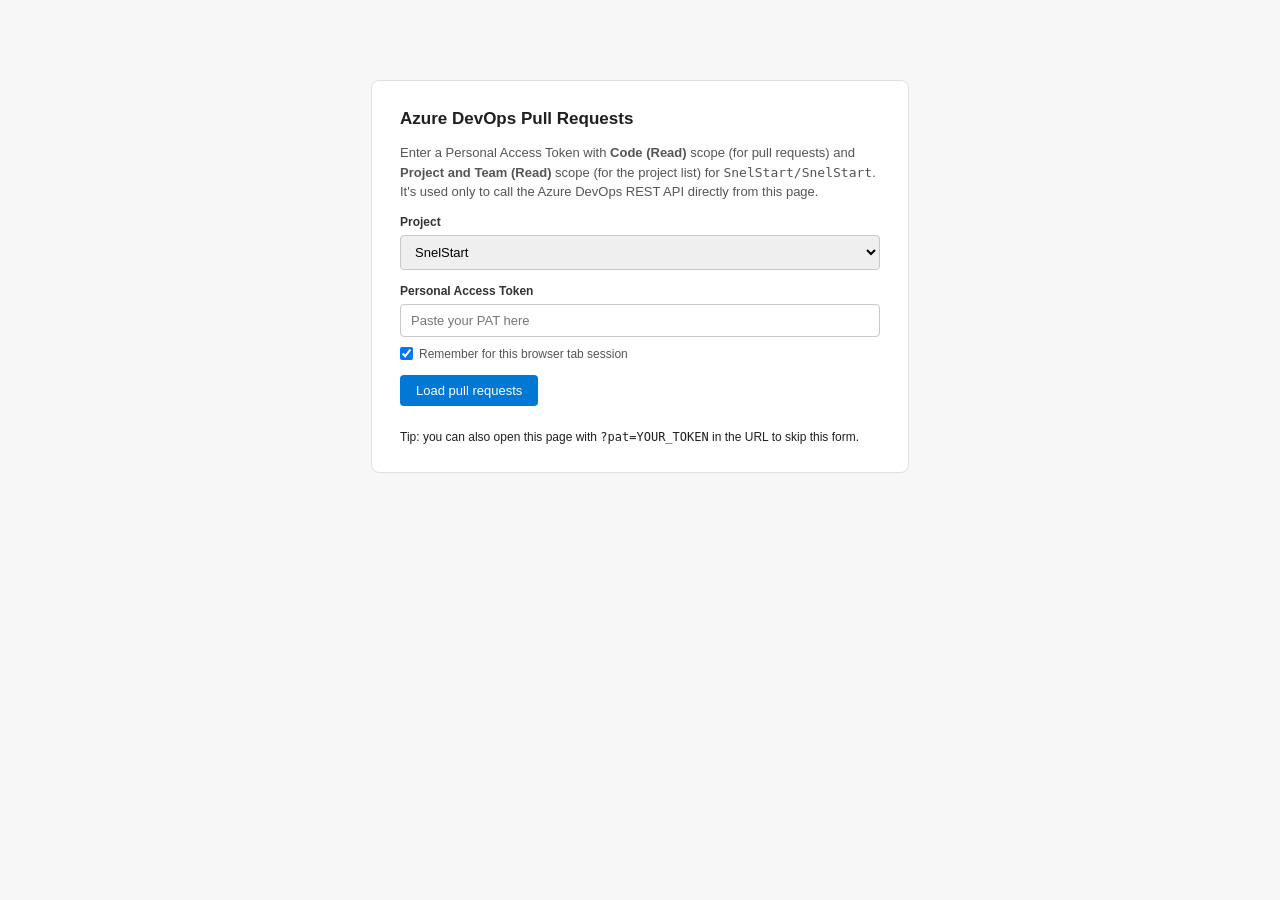
<file: pull-requests/index.html>
<!doctype html>
<html>
<head>
<meta charset="utf-8">
<title>Azure DevOps Pull Requests</title>
<link rel="stylesheet" href="main.css">
</head>
<body>

<div id="patGate" class="hidden-section">
  <h2>Azure DevOps Pull Requests</h2>
  <p>Enter a Personal Access Token with <strong>Code (Read)</strong> scope (for pull requests) and <strong>Project and Team (Read)</strong> scope (for the project list) for <code id="patOrgProjectLabel"></code>. It's used only to call the Azure DevOps REST API directly from this page.</p>
  <div><label for="projectSelect">Project</label><select id="projectSelect"></select></div>
  <label for="patInput">Personal Access Token</label>
  <input type="password" id="patInput" autocomplete="off" placeholder="Paste your PAT here">
  <label class="remember"><input type="checkbox" id="patRemember" checked> Remember for this browser tab session</label>
  <button id="patSubmit">Load pull requests</button>
  <div class="error" id="patError"></div>
  <div class="hint-link"><br>Tip: you can also open this page with <code>?pat=YOUR_TOKEN</code> in the URL to skip this form.</div>
</div>

<div id="loadingPane" class="hidden-section">
  <div class="status-text" id="loadingStatusText">Starting...</div>
  <div class="progress-track"><div class="progress-fill" id="loadingProgressFill"></div></div>
  <div class="sub-text" id="loadingSubText"></div>
</div>

<div id="reportRoot" class="hidden-section">
  <div id="topBar">
    <div>
      <h1 id="pageTitle">Azure DevOps Pull Requests</h1>
      <div class="meta" id="metaLine"></div>
    </div>
    <div class="actions">
      <select id="topBarProjectSelect" title="Switch the Azure DevOps project" aria-label="Project"></select>
      <button id="refreshDataBtn" title="Re-fetch from Azure DevOps, bypassing the cache">Refresh data</button>
      <button id="forgetPatBtn" title="Clear the cached PAT for this tab">Forget PAT</button>
    </div>
  </div>

  <div class="filters">
    <div class="field"><label>Group by</label><div class="group-switch" id="groupSwitch">
      <button type="button" data-group="Repository">Repository</button>
      <button type="button" data-group="Team">Team</button>
      <button type="button" data-group="None">None</button>
    </div></div>
    <div class="field"><label for="userFilter">User</label><select id="userFilter"><option value="">All users</option></select></div>
    <div class="field"><label for="teamFilter">Team</label><select id="teamFilter"><option value="">All teams</option></select></div>
    <div class="field"><label for="tagFilter">Work Item Tags</label><select id="tagFilter"><option value="">All tags</option></select></div>
    <div class="field"><label for="wiTeamFilter">Work Item Team</label><select id="wiTeamFilter"><option value="">All work item teams</option></select></div>
    <div class="field"><label for="draftFilter">Draft</label><select id="draftFilter">
      <option value="">All PRs</option><option value="only">Draft only</option><option value="exclude">Exclude drafts</option>
    </select></div>
    <div class="field"><label for="approvalFilter" id="approvalFilterLabel">Approvals</label><select id="approvalFilter">
      <option value="">All PRs</option><option value="with">With approvals</option><option value="without">Without approvals</option>
    </select></div>
    <div class="field"><label for="ageFilter">Age</label><select id="ageFilter">
      <option value="recent" selected>Last 3 months</option><option value="older">Older than 3 months</option><option value="">All PRs</option>
    </select></div>
    <button id="resetFilters">Reset</button>
    <span class="count-badge" id="visibleCount"></span>
  </div>

  <div id="reportContainer"></div>
</div>

<script src="main.js"></script>
</body>
</html>
</file>
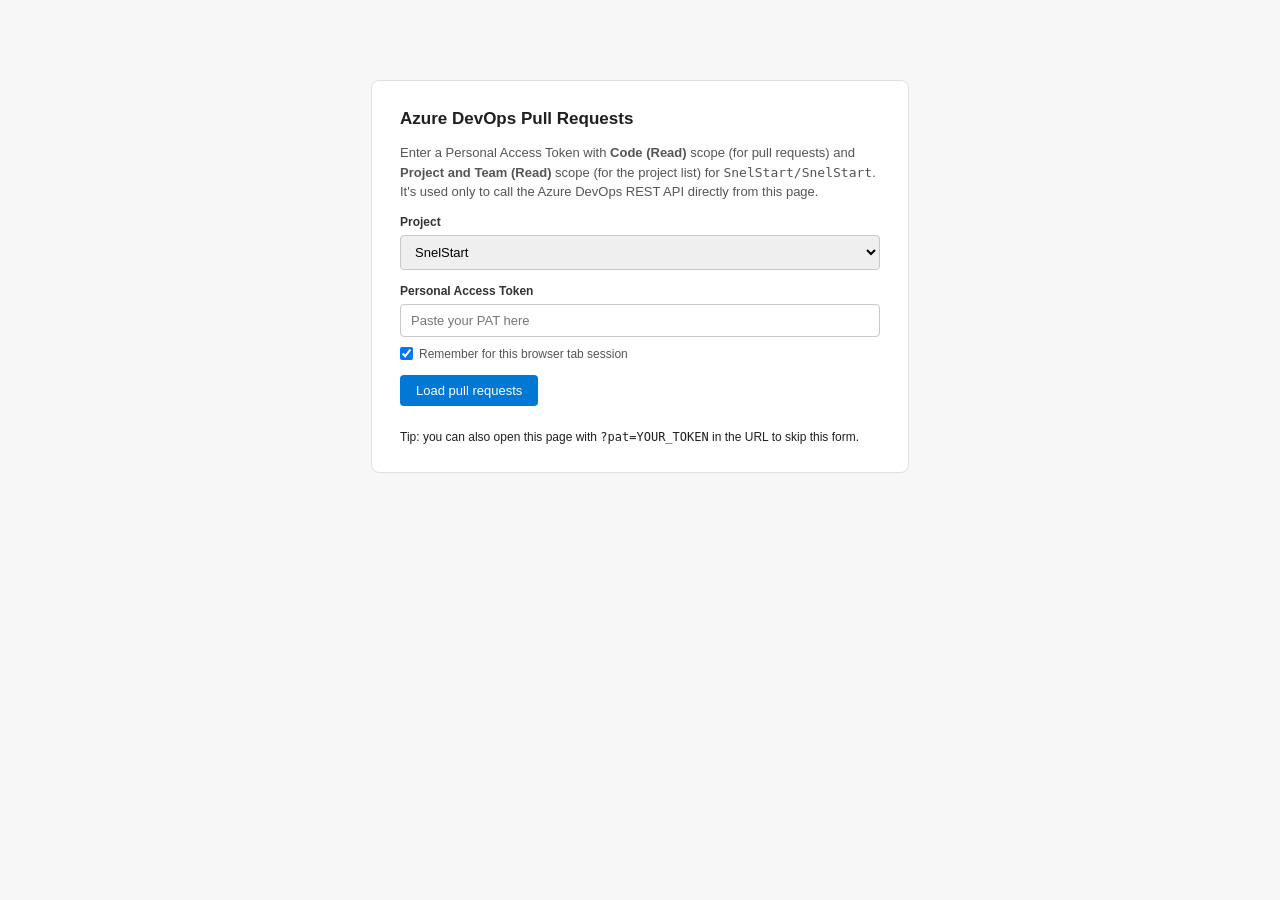
<file: PullRequests.html>
<!doctype html>
<html>
<head>
<meta charset="utf-8">
<title>Azure DevOps Pull Requests</title>
<script>
  window.location.replace('pull-requests/index.html' + window.location.search + window.location.hash);
</script>
</head>
<body>
<p>This page has moved to <a id="newLocationLink" href="pull-requests">pull-requests/index.html</a>.</p>
<script>
  document.getElementById('newLocationLink').href = 'pull-requests/index.html' + window.location.search + window.location.hash;
</script>
</body>
</html>
</file>
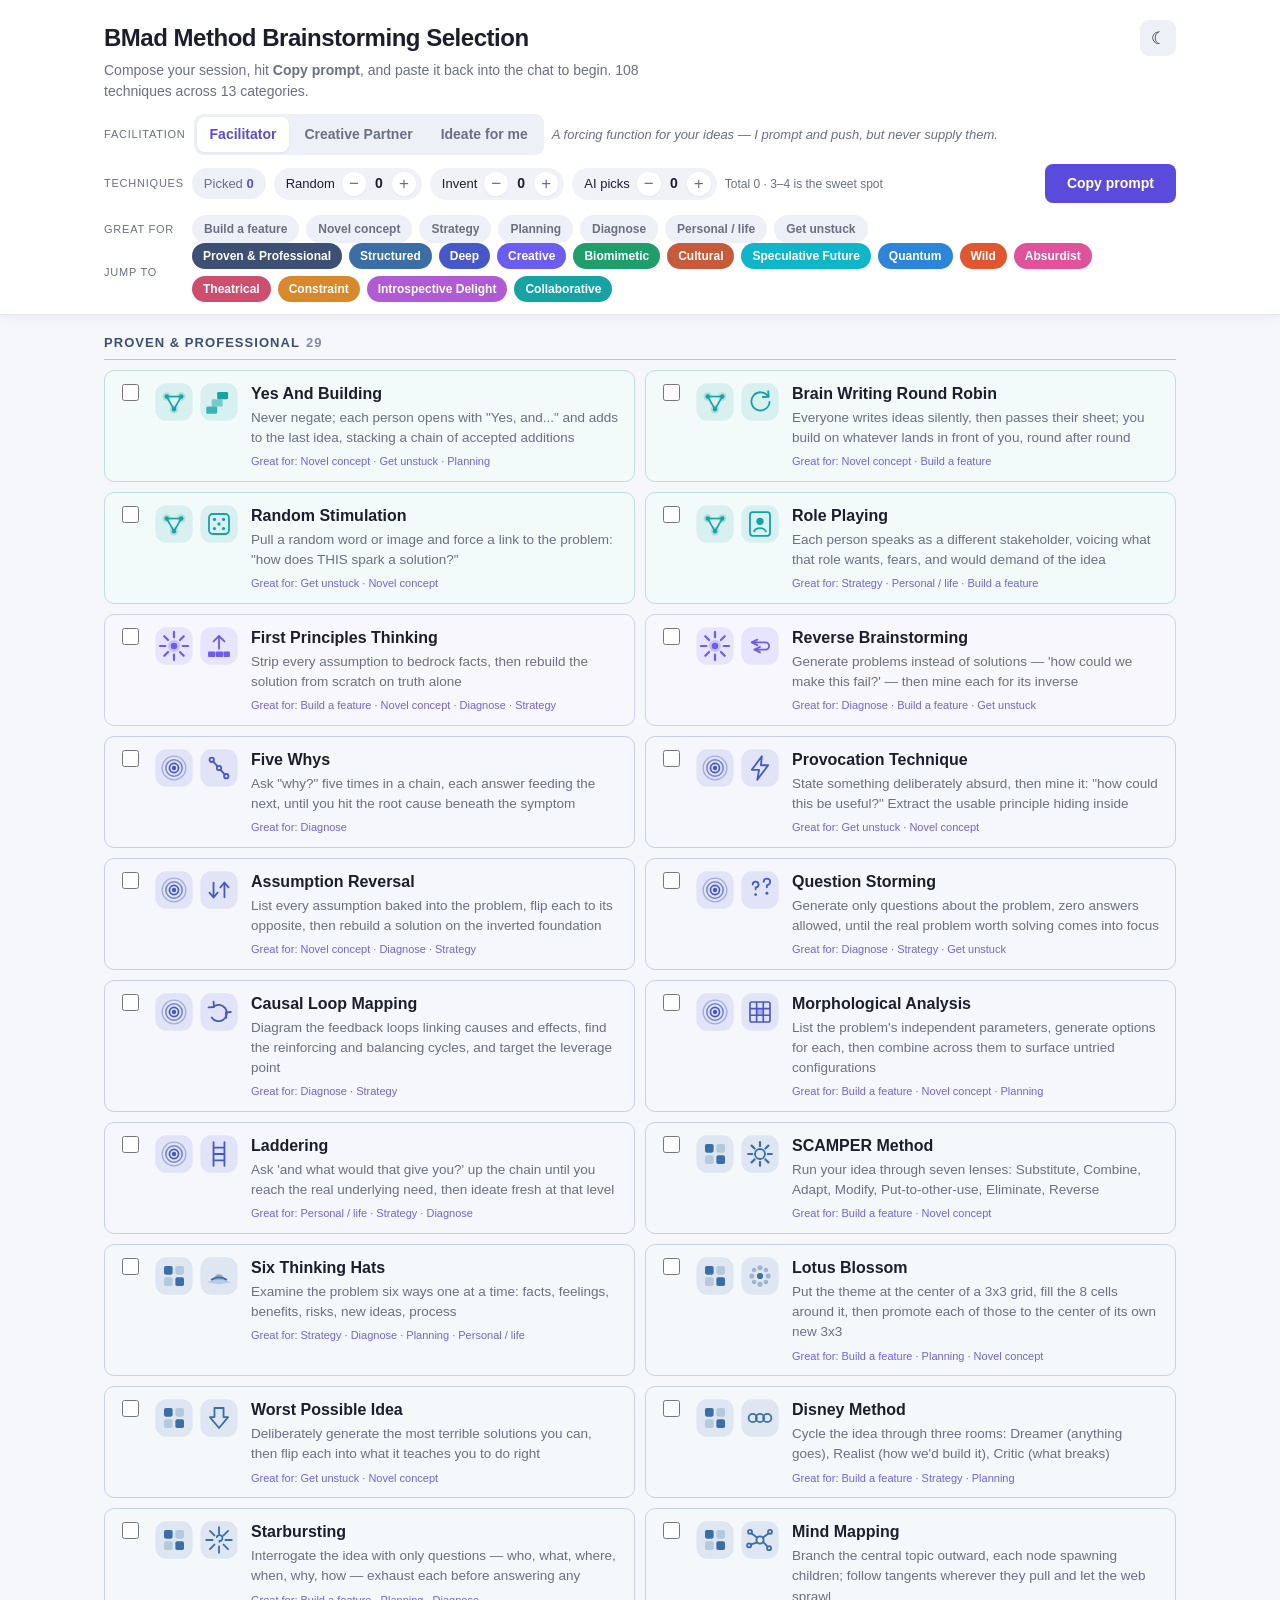
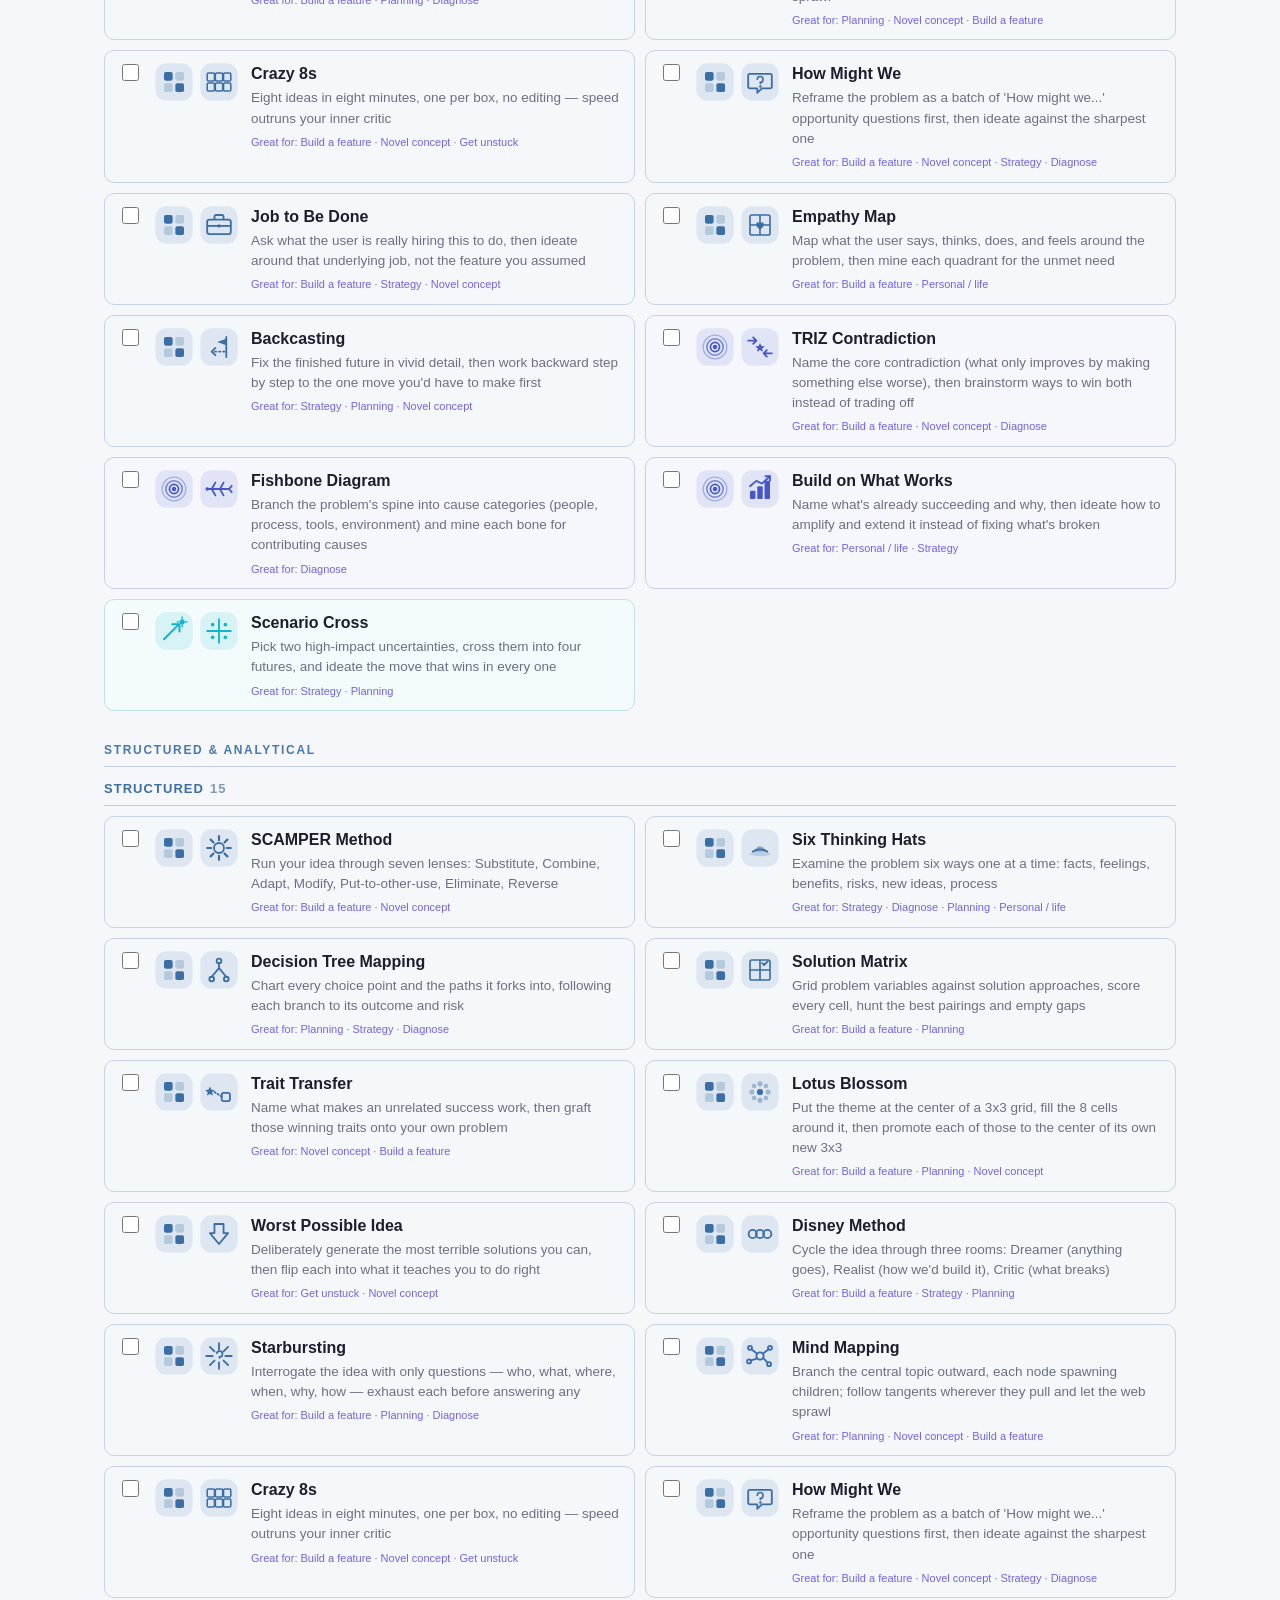
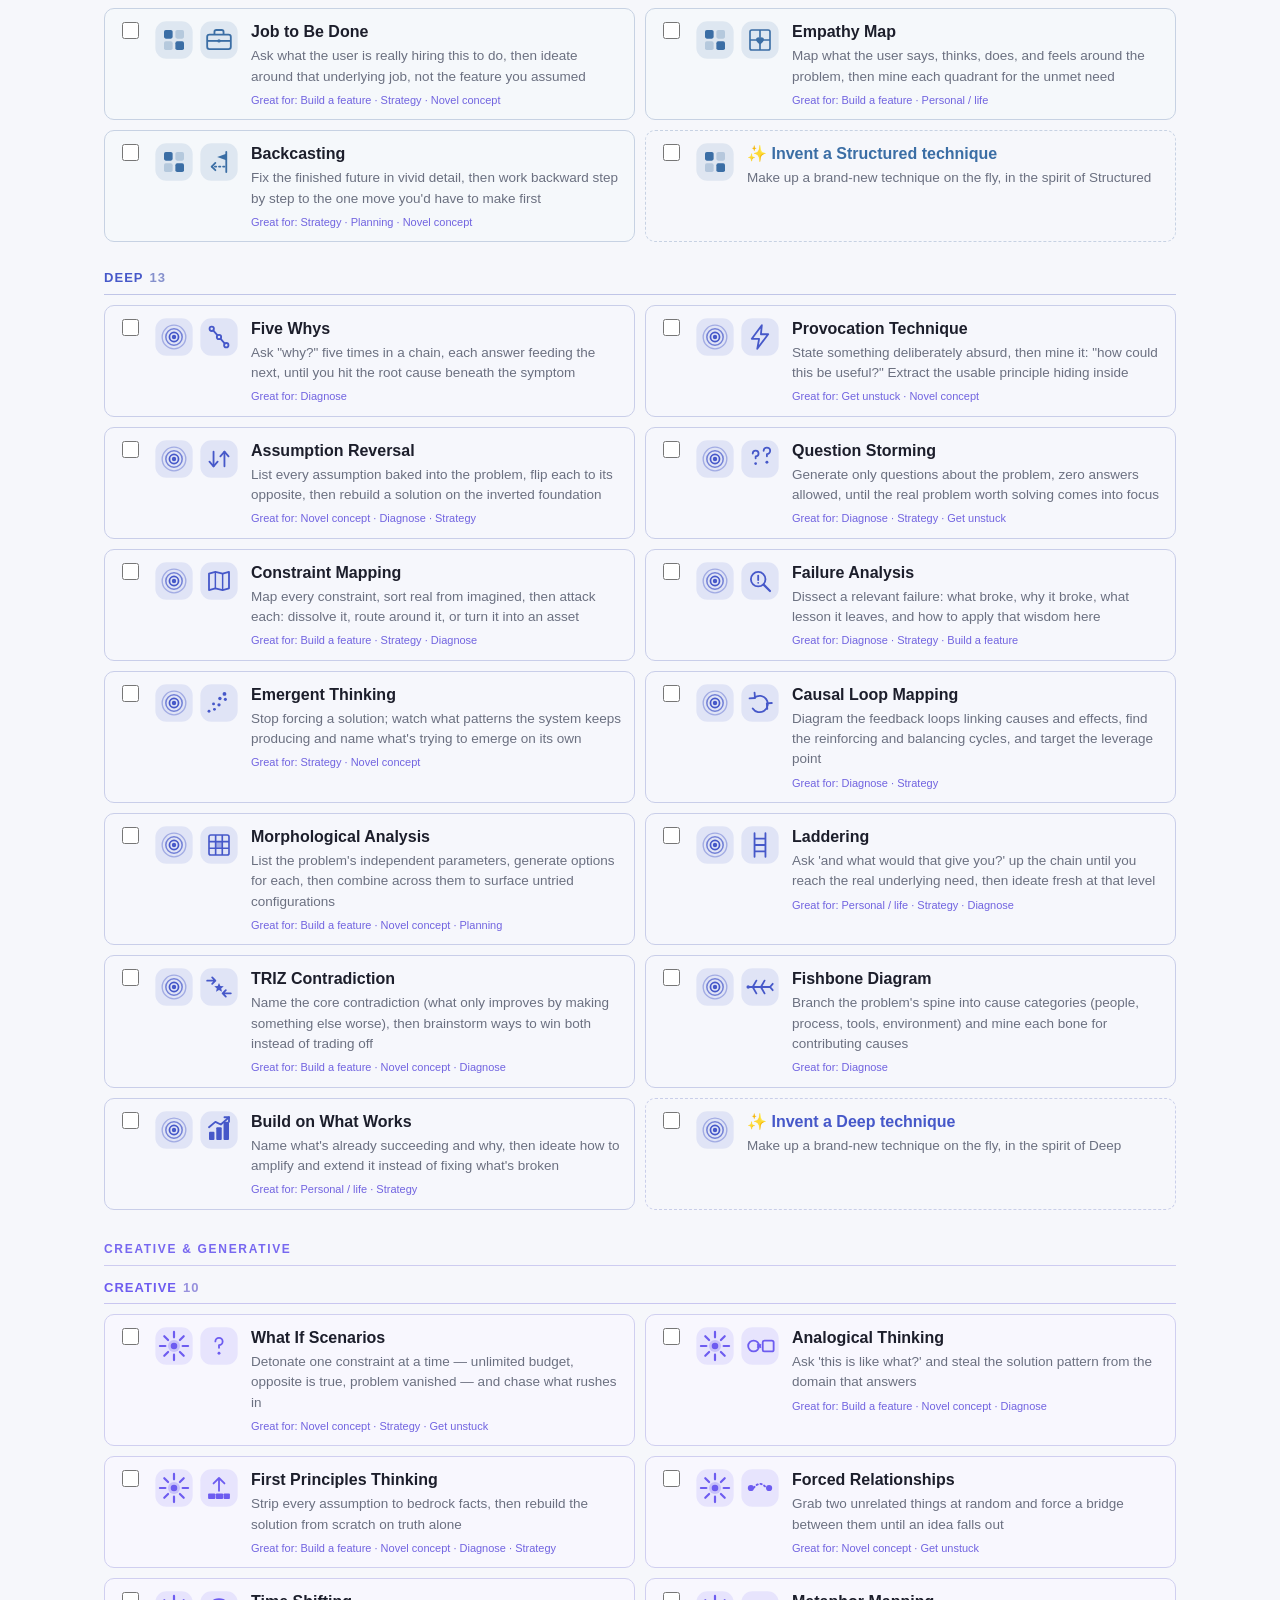
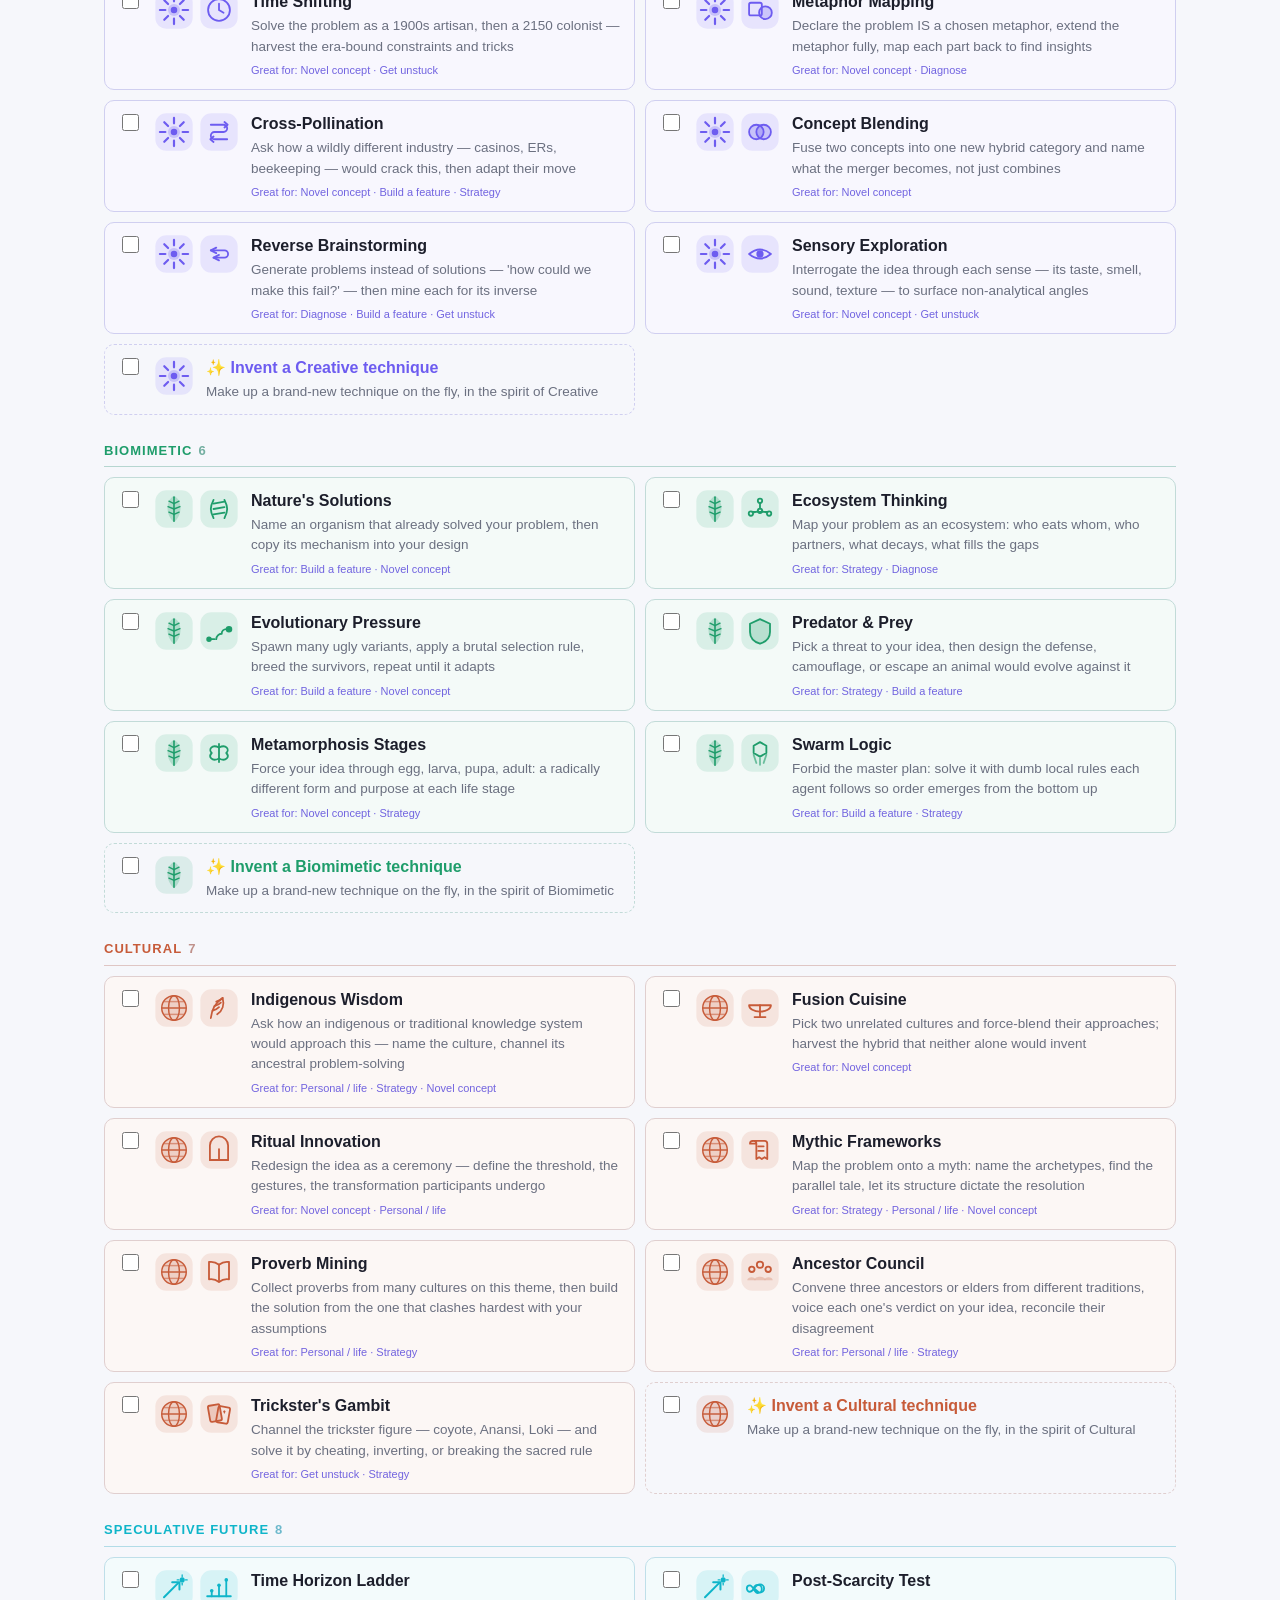
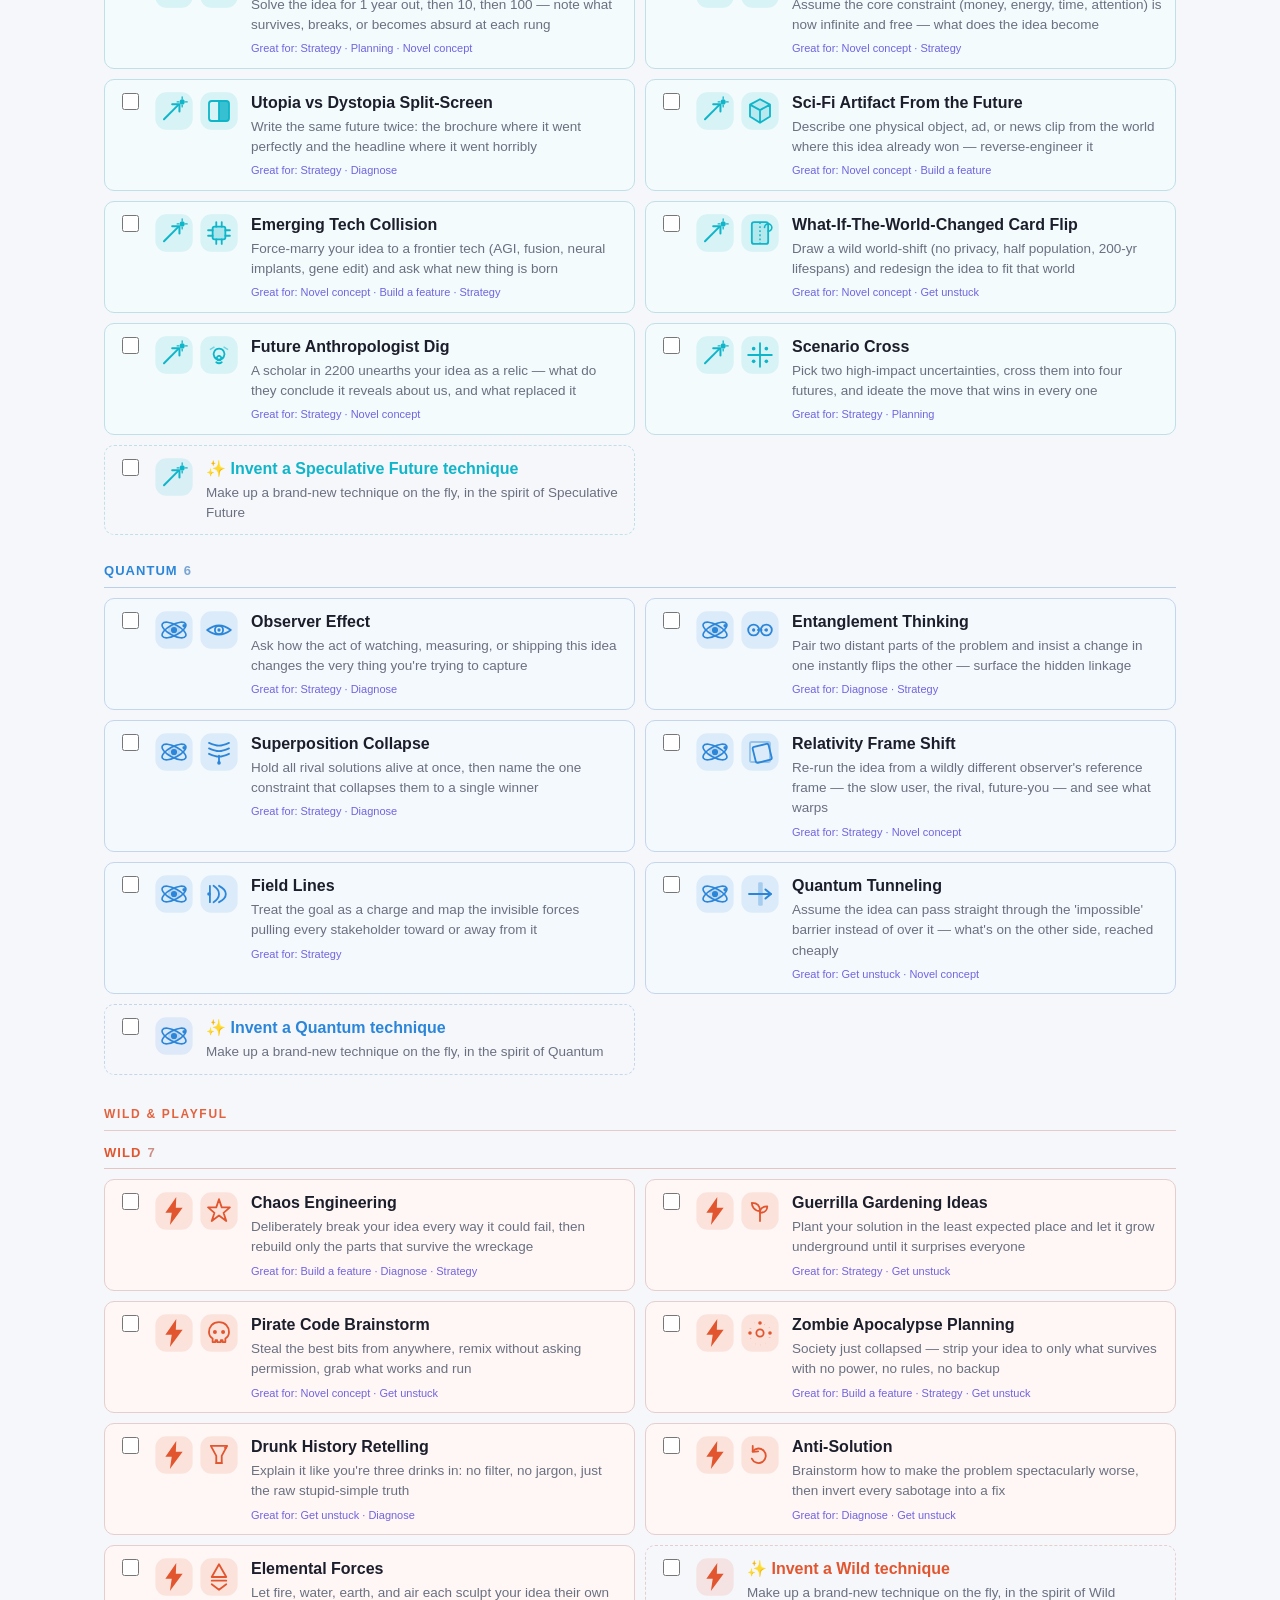
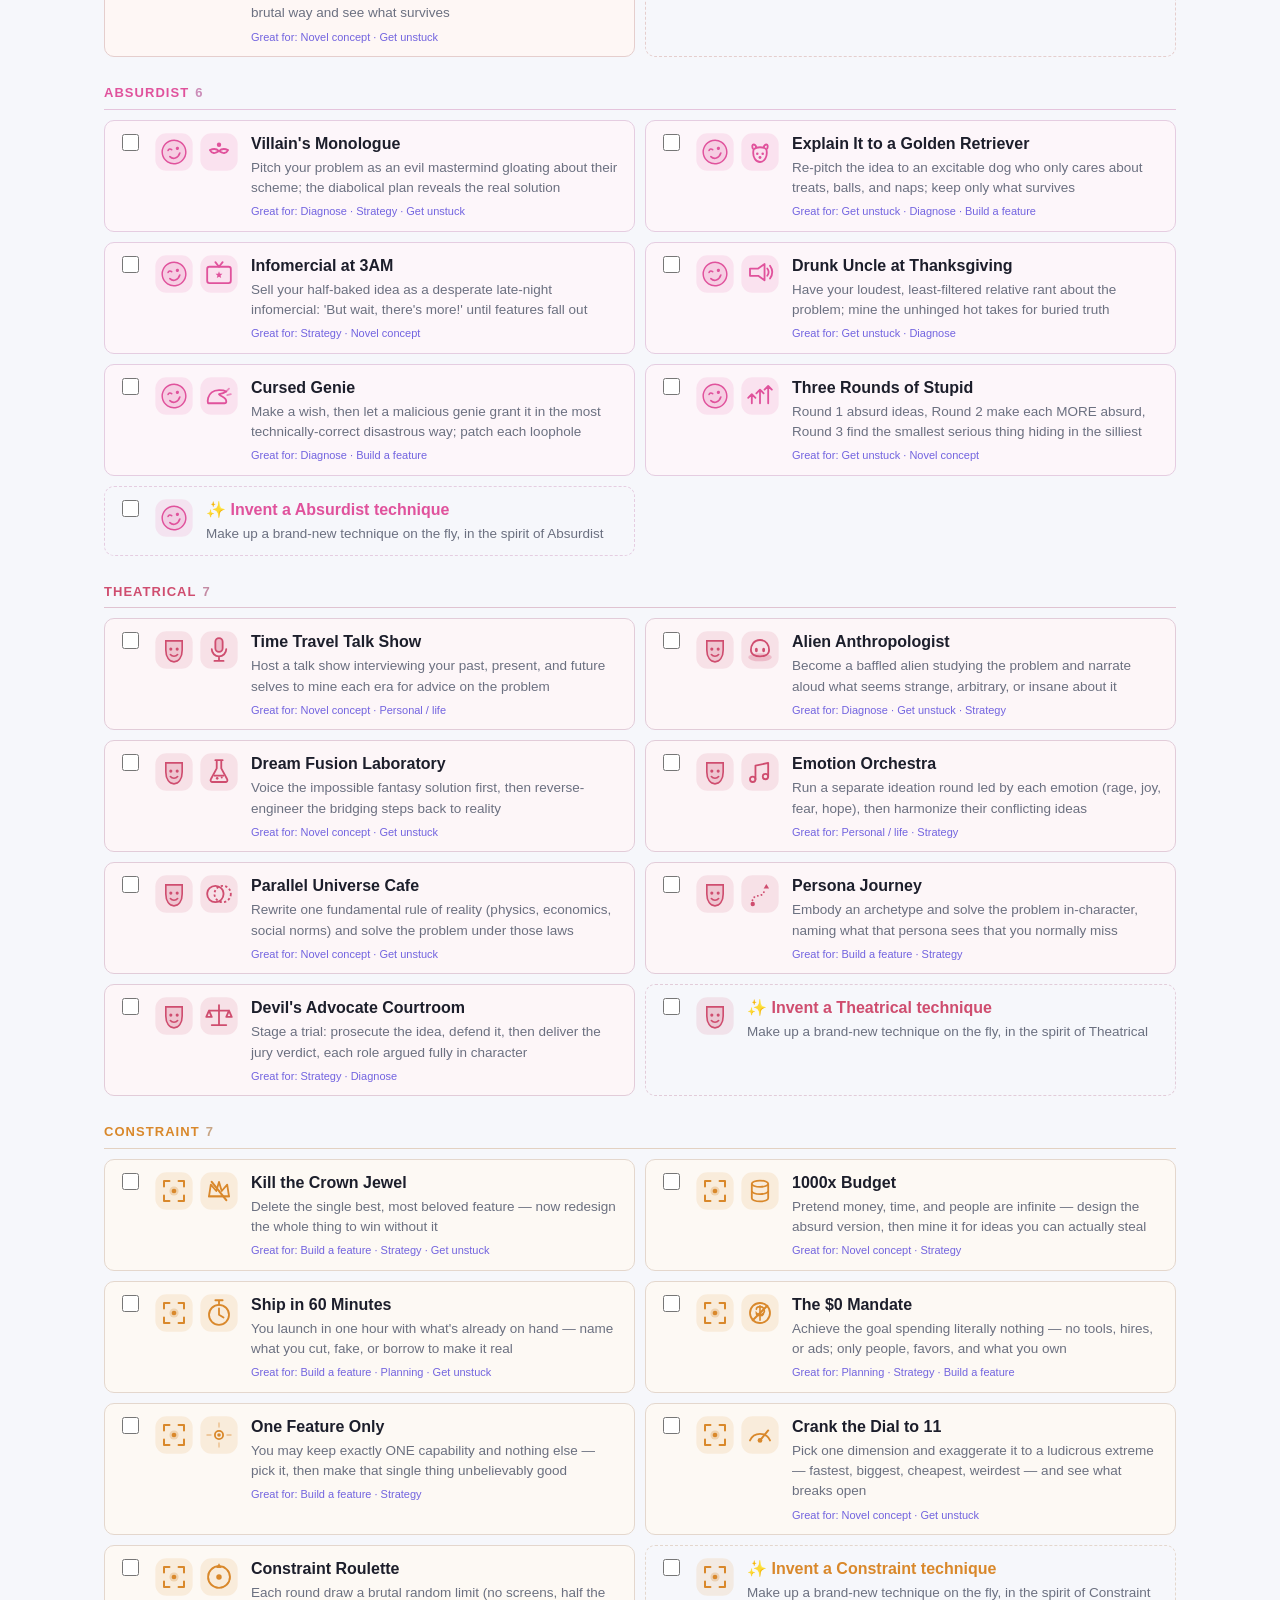
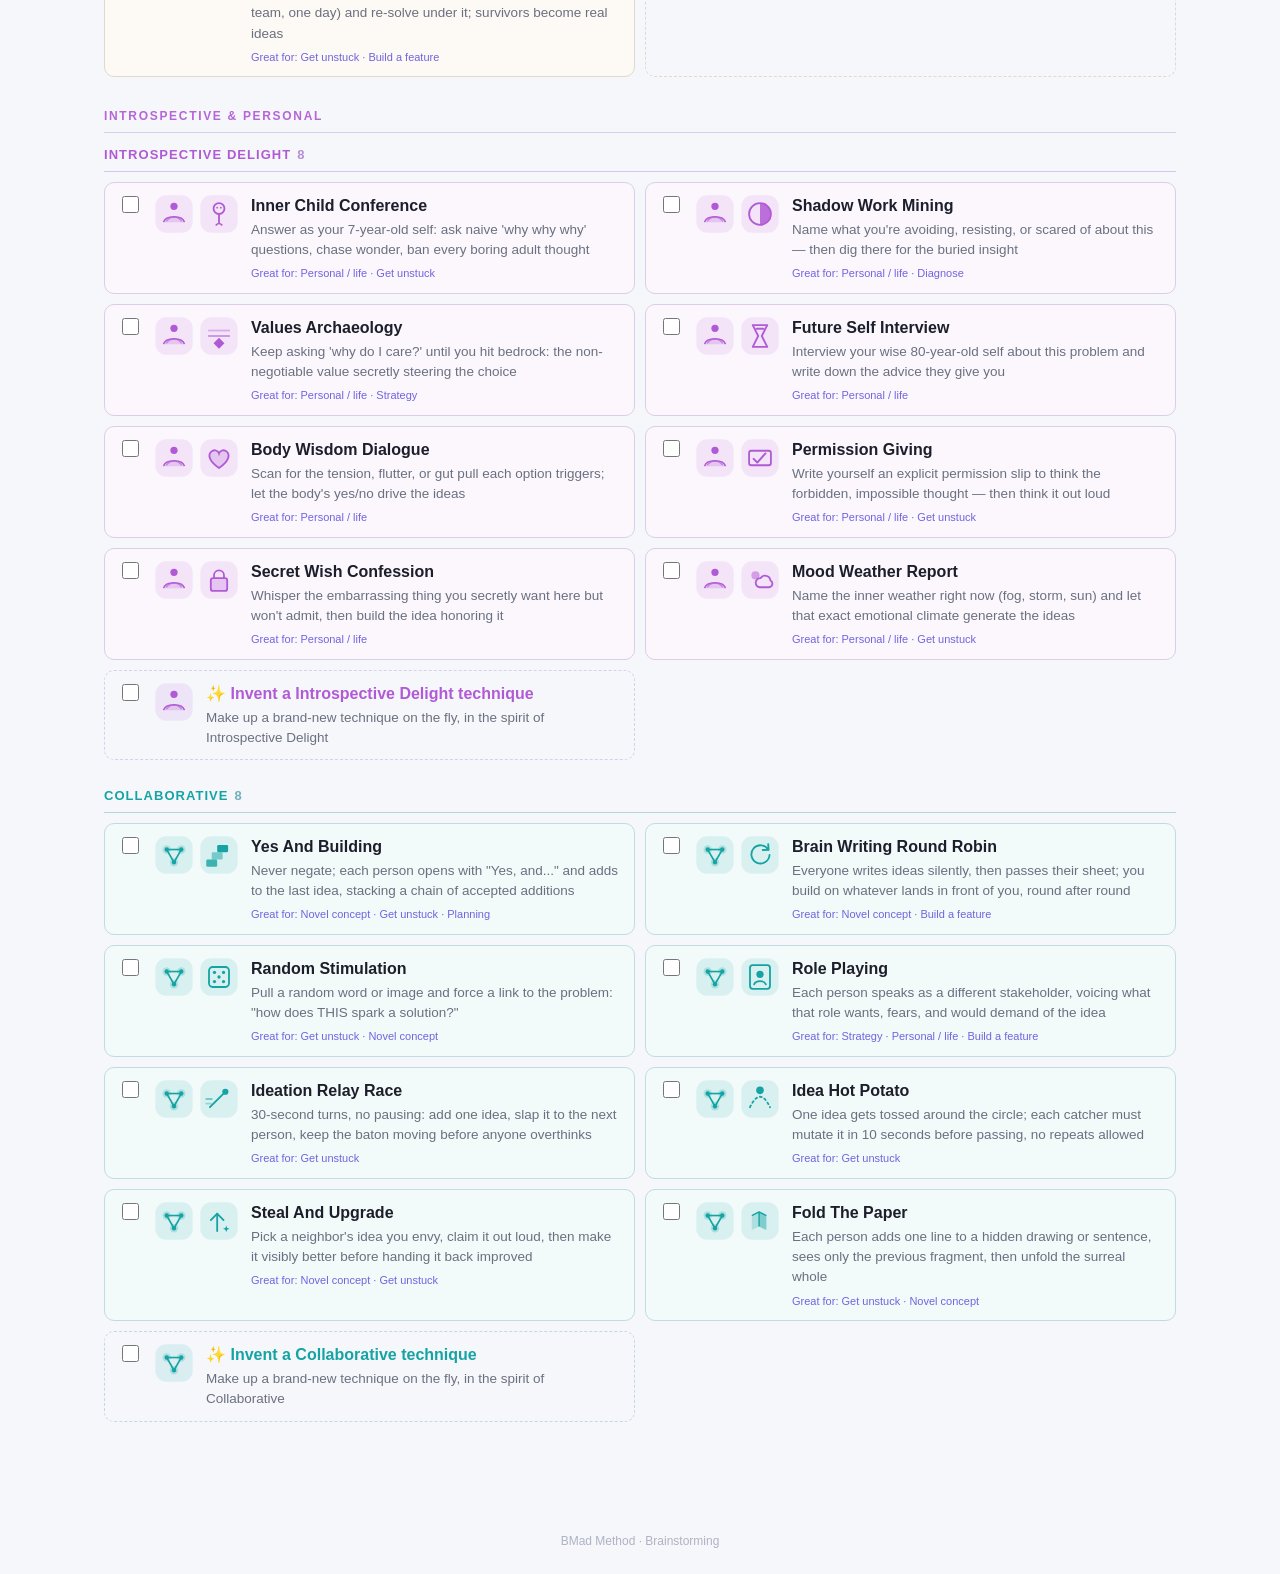
<file: .agents/skills/bmad-brainstorming/assets/brain-selector.html>
<!DOCTYPE html>
<html lang="en">
<head>
<meta charset="utf-8">
<meta name="viewport" content="width=device-width, initial-scale=1">
<title>BMad Method Brainstorming Selection</title>
<script>
/* set the theme before first paint so there's no light-mode flash */
(function(){ try {
  var t = localStorage.getItem('bmad-theme');
  if (!t) { t = (window.matchMedia && window.matchMedia('(prefers-color-scheme: dark)').matches) ? 'dark' : 'light'; }
  document.documentElement.setAttribute('data-theme', t);
} catch(e){} })();
</script>
<style>
  :root {
    --bg:#f6f7fb; --surface:#fff; --ink:#1c1e2b; --muted:#6b7080;
    --accent:#5b4bdc; --accent-ink:#5b4bdc; --warn:#c0561f;
    --line:#e6e8f0; --control:#eef0f7; --control2:#f1f2f8; --raised:#fff;
    --cnt:#b9bdce; --foot:#aeb2c4; --shadow:rgba(20,20,50,.06);
  }
  :root[data-theme="dark"] {
    --bg:#0f1117; --surface:#171a23; --ink:#e7e9f2; --muted:#9aa0b4;
    --accent:#6d5cf0; --accent-ink:#a99bff; --warn:#e08a4a;
    --line:#2a2f3e; --control:#222634; --control2:#1d212d; --raised:#2c3242;
    --cnt:#5a6076; --foot:#5a6076; --shadow:rgba(0,0,0,.45);
  }
  /* lift the category hue toward white on dark surfaces so deep hues stay legible */
  :root[data-theme="dark"] section > h2 { color:color-mix(in srgb, var(--c) 62%, #fff); }
  :root[data-theme="dark"] .tech .ico { color:color-mix(in srgb, var(--c) 68%, #fff); }
  :root[data-theme="dark"] label.tech:has(input:checked) { border-color:color-mix(in srgb, var(--c) 60%, #fff); }
  .titlerow { display:flex; align-items:flex-start; justify-content:space-between; gap:12px; }
  .themebtn { flex:none; width:36px; height:36px; border-radius:9px; background:var(--control); color:var(--ink); font-size:17px; line-height:1; display:inline-flex; align-items:center; justify-content:center; }
  .themebtn:hover { background:var(--raised); }
  * { box-sizing:border-box; }
  body { margin:0; font:16px/1.5 -apple-system,BlinkMacSystemFont,"Segoe UI",Roboto,Helvetica,Arial,sans-serif; background:var(--bg); color:var(--ink); }
  header { position:sticky; top:0; z-index:5; background:var(--surface); padding:20px 0 12px; border-bottom:1px solid var(--line); box-shadow:0 2px 12px var(--shadow); }
  .hwrap { max-width:1120px; margin:0 auto; padding:0 24px; }  /* align header content with the card column on wide screens */
  h1 { margin:0 0 4px; font-size:24px; letter-spacing:-.02em; }
  .sub { margin:0 0 12px; color:var(--muted); font-size:14px; max-width:74ch; }
  button { font:inherit; border:0; border-radius:8px; cursor:pointer; }
  .composer { display:flex; flex-direction:column; gap:9px; margin:6px 0 12px; }
  .grp { display:flex; gap:8px; align-items:center; flex-wrap:wrap; }
  .glabel { font-size:11px; text-transform:uppercase; letter-spacing:.07em; color:var(--muted); min-width:74px; }
  .modes { display:inline-flex; background:var(--control); border-radius:9px; padding:3px; gap:2px; }
  .mode { padding:7px 13px; font-size:14px; font-weight:600; color:var(--muted); background:transparent; }
  .mode.on { background:var(--raised); color:var(--accent-ink); box-shadow:0 1px 3px var(--shadow); }
  .modehint { flex:1 1 240px; min-width:0; font-size:13px; color:var(--muted); font-style:italic; }
  .pill { font-size:13px; color:var(--muted); background:var(--control); padding:6px 12px; border-radius:20px; }
  .pill b { color:var(--accent-ink); }
  .step { display:inline-flex; align-items:center; gap:7px; font-size:13px; color:var(--ink); background:var(--control2); padding:4px 6px 4px 12px; border-radius:20px; }
  .step b { min-width:12px; text-align:center; font-size:14px; color:var(--ink); }
  .step button { width:24px; height:24px; border-radius:50%; background:var(--raised); color:var(--muted); font-size:17px; line-height:22px; text-align:center; box-shadow:0 1px 2px var(--shadow); }
  .step button:hover { color:var(--accent-ink); }
  .total { font-size:12px; color:var(--muted); }
  .total.warn { color:var(--warn); font-weight:600; }
  .bar { display:flex; gap:10px 14px; align-items:center; flex-wrap:wrap; }
  #copy { margin-left:auto; padding:9px 22px; background:var(--accent); color:#fff; font-size:14px; font-weight:700; }
  #copy:hover { filter:brightness(1.07); }
  .chips { flex:1 1 320px; min-width:0; display:flex; gap:7px; flex-wrap:wrap; align-items:center; }
  .chip { font-size:12px; padding:4px 11px; border-radius:16px; border:0; color:#fff; background:var(--cc); font-weight:600; cursor:pointer; }
  .chip:hover { filter:brightness(1.08); }
  .banner { max-height:0; overflow:hidden; transition:max-height .25s ease, padding .22s ease, margin .22s ease; background:linear-gradient(90deg,var(--accent),#8275f2); color:#fff; border-radius:10px; font-weight:700; text-align:center; padding:0 14px; }
  .banner.show { max-height:64px; padding:13px 14px; margin-top:10px; }
  .banner.fail { background:linear-gradient(90deg,var(--warn),#e0894a); }
  main { padding:18px 24px 60px; max-width:1120px; margin:0 auto; }
  section { margin:0 0 26px; }
  section > h2 { font-size:13px; text-transform:uppercase; letter-spacing:.08em; color:var(--c); margin:0 0 10px; border-bottom:1px solid color-mix(in srgb, var(--c) 24%, var(--line)); padding-bottom:6px; }
  section > h2 .cnt { color:color-mix(in srgb, var(--c) 45%, var(--cnt)); margin-left:6px; }
  .grid { display:grid; grid-template-columns:repeat(auto-fill,minmax(360px,1fr)); gap:10px; }
  label.tech { display:flex; gap:12px; align-items:flex-start; background:color-mix(in srgb, var(--c) 5%, var(--surface)); border:1px solid color-mix(in srgb, var(--c) 18%, var(--line)); border-radius:10px; padding:11px 13px; cursor:pointer; transition:border-color .12s, box-shadow .12s, background .12s; }
  label.tech:hover { border-color:color-mix(in srgb, var(--c) 45%, var(--surface)); }
  label.tech input { margin-top:2px; width:17px; height:17px; accent-color:var(--c); flex:none; }
  label.tech:has(input:checked) { border-color:var(--c); background:color-mix(in srgb, var(--c) 12%, var(--surface)); box-shadow:0 0 0 2px color-mix(in srgb, var(--c) 30%, transparent); }
  .tech .ic2 { display:flex; gap:5px; flex:none; }
  .tech .ico { width:40px; height:40px; flex:none; color:var(--c); }
  .tech .n { font-weight:600; display:block; }
  .tech .d { color:var(--muted); font-size:13.5px; display:block; margin-top:2px; }
  .tech .gf { color:var(--accent-ink); font-size:11px; display:block; margin-top:5px; opacity:.85; }
  .grouphdr { margin:30px 0 12px; font-size:12px; text-transform:uppercase; letter-spacing:.14em; font-weight:700; color:var(--c); opacity:.92; border-bottom:1px solid color-mix(in srgb, var(--c) 22%, var(--line)); padding-bottom:7px; }
  main > .grouphdr:first-child { margin-top:2px; }
  :root[data-theme="dark"] .grouphdr { color:color-mix(in srgb, var(--c) 62%, #fff); }
  .goals { display:flex; gap:7px; flex-wrap:wrap; }
  .goal { font-size:12px; padding:5px 12px; border-radius:16px; background:var(--control); color:var(--muted); font-weight:600; }
  .goal:hover { color:var(--ink); }
  .goal.on { background:var(--accent); color:#fff; }
  label.tech.invent { border-style:dashed; background:transparent; }
  label.tech.invent:hover { border-color:var(--c); }
  label.tech.invent .n { color:var(--c); }
  label.tech.hidden { display:none; }
  footer { text-align:center; color:var(--foot); font-size:12px; padding:24px; }
</style>
</head>
<body>
<header>
  <div class="hwrap">
  <div class="titlerow">
    <h1>BMad Method Brainstorming Selection</h1>
    <button id="theme" class="themebtn" type="button" aria-label="Toggle dark mode" title="Toggle dark mode"></button>
  </div>
  <p class="sub">Compose your session, hit <strong>Copy prompt</strong>, and paste it back into the chat to begin. 108 techniques across 13 categories.</p>

  <div class="composer">
    <div class="grp">
      <span class="glabel">Facilitation</span>
      <div class="modes" id="modes">
        <button type="button" class="mode on" data-mode="Facilitator">Facilitator</button>
        <button type="button" class="mode" data-mode="Creative Partner">Creative Partner</button>
        <button type="button" class="mode" data-mode="Ideate for me">Ideate for me</button>
      </div>
      <span class="modehint" id="modehint"></span>
    </div>
    <div class="grp">
      <span class="glabel">Techniques</span>
      <span class="pill">Picked <b id="pickN">0</b></span>
      <span class="step">Random <button type="button" data-step="rand" data-d="-1">&minus;</button><b id="randN">0</b><button type="button" data-step="rand" data-d="1">+</button></span>
      <span class="step">Invent <button type="button" data-step="inv" data-d="-1">&minus;</button><b id="invN">0</b><button type="button" data-step="inv" data-d="1">+</button></span>
      <span class="step">AI picks <button type="button" data-step="ai" data-d="-1">&minus;</button><b id="aiN">0</b><button type="button" data-step="ai" data-d="1">+</button></span>
      <span class="total" id="total">Total 0 &middot; 3&ndash;4 is the sweet spot</span>
      <button id="copy" type="button">Copy prompt</button>
    </div>
  </div>

  <div class="bar"><span class="glabel">Great for</span><div class="goals" id="goals"><button type="button" class="goal" data-goal="feature">Build a feature</button><button type="button" class="goal" data-goal="novel">Novel concept</button><button type="button" class="goal" data-goal="strategy">Strategy</button><button type="button" class="goal" data-goal="planning">Planning</button><button type="button" class="goal" data-goal="diagnosis">Diagnose</button><button type="button" class="goal" data-goal="personal">Personal / life</button><button type="button" class="goal" data-goal="unstuck">Get unstuck</button></div></div>
  <div class="bar">
    <span class="glabel">Jump to</span>
    <div class="chips" id="chips"><button type="button" class="chip" data-cat="Proven &amp; Professional" style="--cc:#3d4f73">Proven &amp; Professional</button><button type="button" class="chip" data-cat="Structured" style="--cc:#3b6ea5">Structured</button><button type="button" class="chip" data-cat="Deep" style="--cc:#4658c9">Deep</button><button type="button" class="chip" data-cat="Creative" style="--cc:#6d5cf0">Creative</button><button type="button" class="chip" data-cat="Biomimetic" style="--cc:#1f9d6b">Biomimetic</button><button type="button" class="chip" data-cat="Cultural" style="--cc:#c75b39">Cultural</button><button type="button" class="chip" data-cat="Speculative Future" style="--cc:#0fb5c9">Speculative Future</button><button type="button" class="chip" data-cat="Quantum" style="--cc:#2b86d9">Quantum</button><button type="button" class="chip" data-cat="Wild" style="--cc:#e2562f">Wild</button><button type="button" class="chip" data-cat="Absurdist" style="--cc:#e0529c">Absurdist</button><button type="button" class="chip" data-cat="Theatrical" style="--cc:#cf4d6f">Theatrical</button><button type="button" class="chip" data-cat="Constraint" style="--cc:#d9882b">Constraint</button><button type="button" class="chip" data-cat="Introspective Delight" style="--cc:#b15ad6">Introspective Delight</button><button type="button" class="chip" data-cat="Collaborative" style="--cc:#15a3a3">Collaborative</button></div>
  </div>

  <div class="banner" id="banner">&#10003; Copied! Now paste it into the chat to start your session.</div>
  </div>
</header>
<main>
<section data-cat="Proven &amp; Professional" style="--c:#3d4f73"><h2>Proven &amp; Professional<span class="cnt">29</span></h2><div class="grid"><label class="tech" style="--c:#15a3a3"><input type="checkbox" data-name="Yes And Building" data-cat="Collaborative" data-desc="Never negate; each person opens with &quot;Yes, and...&quot; and adds to the last idea, stacking a chain of accepted additions" data-good="novel|unstuck|planning" data-prov="classic" data-lead="1"><span class="ic2"><svg class="ico" viewBox="0 0 44 44" xmlns="http://www.w3.org/2000/svg"><rect x="1.5" y="1.5" width="41" height="41" rx="12" fill="currentColor" fill-opacity="0.12"/><g stroke="currentColor" stroke-width="1.8"><line x1="14" y1="16" x2="30" y2="16"/><line x1="14" y1="16" x2="22" y2="30"/><line x1="30" y1="16" x2="22" y2="30"/></g><g fill="currentColor" fill-opacity="0.22"><circle cx="14" cy="16" r="4.6"/><circle cx="30" cy="16" r="4.6"/><circle cx="22" cy="30" r="4.6"/></g><g fill="currentColor"><circle cx="14" cy="16" r="2.4"/><circle cx="30" cy="16" r="2.4"/><circle cx="22" cy="30" r="2.4"/></g></svg><svg class="ico" viewBox="0 0 44 44" xmlns="http://www.w3.org/2000/svg"><rect x="1.5" y="1.5" width="41" height="41" rx="12" fill="currentColor" fill-opacity="0.12"/><g fill="currentColor"><rect x="8" y="27" width="12" height="8" rx="1.5" fill-opacity=".8"/><rect x="14" y="19" width="12" height="8" rx="1.5" fill-opacity=".5"/><rect x="20" y="11" width="12" height="8" rx="1.5"/></g></svg></span><span><span class="n">Yes And Building</span><span class="d">Never negate; each person opens with &quot;Yes, and...&quot; and adds to the last idea, stacking a chain of accepted additions</span><span class="gf">Great for: Novel concept · Get unstuck · Planning</span></span></label><label class="tech" style="--c:#15a3a3"><input type="checkbox" data-name="Brain Writing Round Robin" data-cat="Collaborative" data-desc="Everyone writes ideas silently, then passes their sheet; you build on whatever lands in front of you, round after round" data-good="novel|feature" data-prov="classic" data-lead="1"><span class="ic2"><svg class="ico" viewBox="0 0 44 44" xmlns="http://www.w3.org/2000/svg"><rect x="1.5" y="1.5" width="41" height="41" rx="12" fill="currentColor" fill-opacity="0.12"/><g stroke="currentColor" stroke-width="1.8"><line x1="14" y1="16" x2="30" y2="16"/><line x1="14" y1="16" x2="22" y2="30"/><line x1="30" y1="16" x2="22" y2="30"/></g><g fill="currentColor" fill-opacity="0.22"><circle cx="14" cy="16" r="4.6"/><circle cx="30" cy="16" r="4.6"/><circle cx="22" cy="30" r="4.6"/></g><g fill="currentColor"><circle cx="14" cy="16" r="2.4"/><circle cx="30" cy="16" r="2.4"/><circle cx="22" cy="30" r="2.4"/></g></svg><svg class="ico" viewBox="0 0 44 44" xmlns="http://www.w3.org/2000/svg"><rect x="1.5" y="1.5" width="41" height="41" rx="12" fill="currentColor" fill-opacity="0.12"/><g fill="none" stroke="currentColor" stroke-width="2" stroke-linecap="round" stroke-linejoin="round"><path d="M31 16 A10 10 0 1 0 32.5 22"/><path d="M31 10 L31.5 16.3 L25 16.5"/></g></svg></span><span><span class="n">Brain Writing Round Robin</span><span class="d">Everyone writes ideas silently, then passes their sheet; you build on whatever lands in front of you, round after round</span><span class="gf">Great for: Novel concept · Build a feature</span></span></label><label class="tech" style="--c:#15a3a3"><input type="checkbox" data-name="Random Stimulation" data-cat="Collaborative" data-desc="Pull a random word or image and force a link to the problem: &quot;how does THIS spark a solution?&quot;" data-good="unstuck|novel" data-prov="classic" data-lead="1"><span class="ic2"><svg class="ico" viewBox="0 0 44 44" xmlns="http://www.w3.org/2000/svg"><rect x="1.5" y="1.5" width="41" height="41" rx="12" fill="currentColor" fill-opacity="0.12"/><g stroke="currentColor" stroke-width="1.8"><line x1="14" y1="16" x2="30" y2="16"/><line x1="14" y1="16" x2="22" y2="30"/><line x1="30" y1="16" x2="22" y2="30"/></g><g fill="currentColor" fill-opacity="0.22"><circle cx="14" cy="16" r="4.6"/><circle cx="30" cy="16" r="4.6"/><circle cx="22" cy="30" r="4.6"/></g><g fill="currentColor"><circle cx="14" cy="16" r="2.4"/><circle cx="30" cy="16" r="2.4"/><circle cx="22" cy="30" r="2.4"/></g></svg><svg class="ico" viewBox="0 0 44 44" xmlns="http://www.w3.org/2000/svg"><rect x="1.5" y="1.5" width="41" height="41" rx="12" fill="currentColor" fill-opacity="0.12"/><rect x="11" y="11" width="22" height="22" rx="4" fill="none" stroke="currentColor" stroke-width="2"/><g fill="currentColor"><circle cx="17" cy="17" r="1.8"/><circle cx="27" cy="17" r="1.8"/><circle cx="22" cy="22" r="1.8"/><circle cx="17" cy="27" r="1.8"/><circle cx="27" cy="27" r="1.8"/></g></svg></span><span><span class="n">Random Stimulation</span><span class="d">Pull a random word or image and force a link to the problem: &quot;how does THIS spark a solution?&quot;</span><span class="gf">Great for: Get unstuck · Novel concept</span></span></label><label class="tech" style="--c:#15a3a3"><input type="checkbox" data-name="Role Playing" data-cat="Collaborative" data-desc="Each person speaks as a different stakeholder, voicing what that role wants, fears, and would demand of the idea" data-good="strategy|personal|feature" data-prov="classic" data-lead="1"><span class="ic2"><svg class="ico" viewBox="0 0 44 44" xmlns="http://www.w3.org/2000/svg"><rect x="1.5" y="1.5" width="41" height="41" rx="12" fill="currentColor" fill-opacity="0.12"/><g stroke="currentColor" stroke-width="1.8"><line x1="14" y1="16" x2="30" y2="16"/><line x1="14" y1="16" x2="22" y2="30"/><line x1="30" y1="16" x2="22" y2="30"/></g><g fill="currentColor" fill-opacity="0.22"><circle cx="14" cy="16" r="4.6"/><circle cx="30" cy="16" r="4.6"/><circle cx="22" cy="30" r="4.6"/></g><g fill="currentColor"><circle cx="14" cy="16" r="2.4"/><circle cx="30" cy="16" r="2.4"/><circle cx="22" cy="30" r="2.4"/></g></svg><svg class="ico" viewBox="0 0 44 44" xmlns="http://www.w3.org/2000/svg"><rect x="1.5" y="1.5" width="41" height="41" rx="12" fill="currentColor" fill-opacity="0.12"/><rect x="11" y="9" width="22" height="26" rx="3" fill="none" stroke="currentColor" stroke-width="2"/><circle cx="22" cy="19" r="4" fill="currentColor"/><path d="M15.5 30 c2 -4.5 11 -4.5 13 0" fill="none" stroke="currentColor" stroke-width="2" stroke-linecap="round"/></svg></span><span><span class="n">Role Playing</span><span class="d">Each person speaks as a different stakeholder, voicing what that role wants, fears, and would demand of the idea</span><span class="gf">Great for: Strategy · Personal / life · Build a feature</span></span></label><label class="tech" style="--c:#6d5cf0"><input type="checkbox" data-name="First Principles Thinking" data-cat="Creative" data-desc="Strip every assumption to bedrock facts, then rebuild the solution from scratch on truth alone" data-good="feature|novel|diagnosis|strategy" data-prov="classic" data-lead="1"><span class="ic2"><svg class="ico" viewBox="0 0 44 44" xmlns="http://www.w3.org/2000/svg"><rect x="1.5" y="1.5" width="41" height="41" rx="12" fill="currentColor" fill-opacity="0.12"/><g stroke="currentColor" stroke-width="2.4" stroke-linecap="round"><line x1="22" y1="6.5" x2="22" y2="12.5"/><line x1="22" y1="31.5" x2="22" y2="37.5"/><line x1="6.5" y1="22" x2="12.5" y2="22"/><line x1="31.5" y1="22" x2="37.5" y2="22"/><line x1="11.3" y1="11.3" x2="15.5" y2="15.5"/><line x1="28.5" y1="28.5" x2="32.7" y2="32.7"/><line x1="32.7" y1="11.3" x2="28.5" y2="15.5"/><line x1="15.5" y1="28.5" x2="11.3" y2="32.7"/></g><circle cx="22" cy="22" r="6.6" fill="currentColor" fill-opacity="0.25"/><circle cx="22" cy="22" r="3.6" fill="currentColor"/></svg><svg class="ico" viewBox="0 0 44 44" xmlns="http://www.w3.org/2000/svg"><rect x="1.5" y="1.5" width="41" height="41" rx="12" fill="currentColor" fill-opacity="0.12"/><g fill="currentColor"><rect x="10" y="28" width="8" height="6" rx="1"/><rect x="18.5" y="28" width="8" height="6" rx="1"/><rect x="27" y="28" width="7" height="6" rx="1"/></g><path d="M22 25 L22 11 M16 17 L22 11 L28 17" fill="none" stroke="currentColor" stroke-width="2" stroke-linecap="round" stroke-linejoin="round"/></svg></span><span><span class="n">First Principles Thinking</span><span class="d">Strip every assumption to bedrock facts, then rebuild the solution from scratch on truth alone</span><span class="gf">Great for: Build a feature · Novel concept · Diagnose · Strategy</span></span></label><label class="tech" style="--c:#6d5cf0"><input type="checkbox" data-name="Reverse Brainstorming" data-cat="Creative" data-desc="Generate problems instead of solutions — &#x27;how could we make this fail?&#x27; — then mine each for its inverse" data-good="diagnosis|feature|unstuck" data-prov="classic" data-lead="1"><span class="ic2"><svg class="ico" viewBox="0 0 44 44" xmlns="http://www.w3.org/2000/svg"><rect x="1.5" y="1.5" width="41" height="41" rx="12" fill="currentColor" fill-opacity="0.12"/><g stroke="currentColor" stroke-width="2.4" stroke-linecap="round"><line x1="22" y1="6.5" x2="22" y2="12.5"/><line x1="22" y1="31.5" x2="22" y2="37.5"/><line x1="6.5" y1="22" x2="12.5" y2="22"/><line x1="31.5" y1="22" x2="37.5" y2="22"/><line x1="11.3" y1="11.3" x2="15.5" y2="15.5"/><line x1="28.5" y1="28.5" x2="32.7" y2="32.7"/><line x1="32.7" y1="11.3" x2="28.5" y2="15.5"/><line x1="15.5" y1="28.5" x2="11.3" y2="32.7"/></g><circle cx="22" cy="22" r="6.6" fill="currentColor" fill-opacity="0.25"/><circle cx="22" cy="22" r="3.6" fill="currentColor"/></svg><svg class="ico" viewBox="0 0 44 44" xmlns="http://www.w3.org/2000/svg"><rect x="1.5" y="1.5" width="41" height="41" rx="12" fill="currentColor" fill-opacity="0.12"/><g fill="none" stroke="currentColor" stroke-width="2" stroke-linecap="round" stroke-linejoin="round"><path d="M13 18 H28 a4 4 0 0 1 0 8 H16"/><path d="M19 15 L13 18 L19 21 M22 23 L16 26 L22 29"/></g></svg></span><span><span class="n">Reverse Brainstorming</span><span class="d">Generate problems instead of solutions — &#x27;how could we make this fail?&#x27; — then mine each for its inverse</span><span class="gf">Great for: Diagnose · Build a feature · Get unstuck</span></span></label><label class="tech" style="--c:#4658c9"><input type="checkbox" data-name="Five Whys" data-cat="Deep" data-desc="Ask &quot;why?&quot; five times in a chain, each answer feeding the next, until you hit the root cause beneath the symptom" data-good="diagnosis" data-prov="classic" data-lead="1"><span class="ic2"><svg class="ico" viewBox="0 0 44 44" xmlns="http://www.w3.org/2000/svg"><rect x="1.5" y="1.5" width="41" height="41" rx="12" fill="currentColor" fill-opacity="0.12"/><g fill="none" stroke="currentColor"><circle cx="22" cy="22" r="13" stroke-width="1.5" stroke-opacity="0.4"/><circle cx="22" cy="22" r="9" stroke-width="1.7" stroke-opacity="0.7"/><circle cx="22" cy="22" r="5" stroke-width="1.9"/></g><circle cx="22" cy="22" r="2.4" fill="currentColor"/></svg><svg class="ico" viewBox="0 0 44 44" xmlns="http://www.w3.org/2000/svg"><rect x="1.5" y="1.5" width="41" height="41" rx="12" fill="currentColor" fill-opacity="0.12"/><g fill="none" stroke="currentColor" stroke-width="2" stroke-linecap="round" stroke-linejoin="round"><circle cx="14" cy="13" r="2.4"/><circle cx="22" cy="22" r="2.4"/><circle cx="30" cy="31" r="2.4"/><path d="M15.6 14.8 L20.4 20.2 M23.6 23.8 L28.4 29.2"/></g></svg></span><span><span class="n">Five Whys</span><span class="d">Ask &quot;why?&quot; five times in a chain, each answer feeding the next, until you hit the root cause beneath the symptom</span><span class="gf">Great for: Diagnose</span></span></label><label class="tech" style="--c:#4658c9"><input type="checkbox" data-name="Provocation Technique" data-cat="Deep" data-desc="State something deliberately absurd, then mine it: &quot;how could this be useful?&quot; Extract the usable principle hiding inside" data-good="unstuck|novel" data-prov="classic" data-lead="1"><span class="ic2"><svg class="ico" viewBox="0 0 44 44" xmlns="http://www.w3.org/2000/svg"><rect x="1.5" y="1.5" width="41" height="41" rx="12" fill="currentColor" fill-opacity="0.12"/><g fill="none" stroke="currentColor"><circle cx="22" cy="22" r="13" stroke-width="1.5" stroke-opacity="0.4"/><circle cx="22" cy="22" r="9" stroke-width="1.7" stroke-opacity="0.7"/><circle cx="22" cy="22" r="5" stroke-width="1.9"/></g><circle cx="22" cy="22" r="2.4" fill="currentColor"/></svg><svg class="ico" viewBox="0 0 44 44" xmlns="http://www.w3.org/2000/svg"><rect x="1.5" y="1.5" width="41" height="41" rx="12" fill="currentColor" fill-opacity="0.12"/><g fill="none" stroke="currentColor" stroke-width="2" stroke-linecap="round" stroke-linejoin="round"><path d="M24 9 L13 24 H21 L19 35 L31 19 H23 Z"/></g></svg></span><span><span class="n">Provocation Technique</span><span class="d">State something deliberately absurd, then mine it: &quot;how could this be useful?&quot; Extract the usable principle hiding inside</span><span class="gf">Great for: Get unstuck · Novel concept</span></span></label><label class="tech" style="--c:#4658c9"><input type="checkbox" data-name="Assumption Reversal" data-cat="Deep" data-desc="List every assumption baked into the problem, flip each to its opposite, then rebuild a solution on the inverted foundation" data-good="novel|diagnosis|strategy" data-prov="classic" data-lead="1"><span class="ic2"><svg class="ico" viewBox="0 0 44 44" xmlns="http://www.w3.org/2000/svg"><rect x="1.5" y="1.5" width="41" height="41" rx="12" fill="currentColor" fill-opacity="0.12"/><g fill="none" stroke="currentColor"><circle cx="22" cy="22" r="13" stroke-width="1.5" stroke-opacity="0.4"/><circle cx="22" cy="22" r="9" stroke-width="1.7" stroke-opacity="0.7"/><circle cx="22" cy="22" r="5" stroke-width="1.9"/></g><circle cx="22" cy="22" r="2.4" fill="currentColor"/></svg><svg class="ico" viewBox="0 0 44 44" xmlns="http://www.w3.org/2000/svg"><rect x="1.5" y="1.5" width="41" height="41" rx="12" fill="currentColor" fill-opacity="0.12"/><g fill="none" stroke="currentColor" stroke-width="2" stroke-linecap="round" stroke-linejoin="round"><path d="M16 14 V30"/><path d="M11.5 25 L16 30 L20.5 25"/><path d="M28 30 V14"/><path d="M23.5 19 L28 14 L32.5 19"/></g></svg></span><span><span class="n">Assumption Reversal</span><span class="d">List every assumption baked into the problem, flip each to its opposite, then rebuild a solution on the inverted foundation</span><span class="gf">Great for: Novel concept · Diagnose · Strategy</span></span></label><label class="tech" style="--c:#4658c9"><input type="checkbox" data-name="Question Storming" data-cat="Deep" data-desc="Generate only questions about the problem, zero answers allowed, until the real problem worth solving comes into focus" data-good="diagnosis|strategy|unstuck" data-prov="classic" data-lead="1"><span class="ic2"><svg class="ico" viewBox="0 0 44 44" xmlns="http://www.w3.org/2000/svg"><rect x="1.5" y="1.5" width="41" height="41" rx="12" fill="currentColor" fill-opacity="0.12"/><g fill="none" stroke="currentColor"><circle cx="22" cy="22" r="13" stroke-width="1.5" stroke-opacity="0.4"/><circle cx="22" cy="22" r="9" stroke-width="1.7" stroke-opacity="0.7"/><circle cx="22" cy="22" r="5" stroke-width="1.9"/></g><circle cx="22" cy="22" r="2.4" fill="currentColor"/></svg><svg class="ico" viewBox="0 0 44 44" xmlns="http://www.w3.org/2000/svg"><rect x="1.5" y="1.5" width="41" height="41" rx="12" fill="currentColor" fill-opacity="0.12"/><g fill="none" stroke="currentColor" stroke-width="2" stroke-linecap="round" stroke-linejoin="round"><path d="M14 16 a3.2 3.2 0 1 1 3.2 3.2 v2"/><path d="M26 13 a3.6 3.6 0 1 1 3.6 3.6 v2.4"/></g><circle cx="17.2" cy="27" r="1.5" fill="currentColor"/><circle cx="29.6" cy="25.6" r="1.6" fill="currentColor"/></svg></span><span><span class="n">Question Storming</span><span class="d">Generate only questions about the problem, zero answers allowed, until the real problem worth solving comes into focus</span><span class="gf">Great for: Diagnose · Strategy · Get unstuck</span></span></label><label class="tech" style="--c:#4658c9"><input type="checkbox" data-name="Causal Loop Mapping" data-cat="Deep" data-desc="Diagram the feedback loops linking causes and effects, find the reinforcing and balancing cycles, and target the leverage point" data-good="diagnosis|strategy" data-prov="classic" data-lead="1"><span class="ic2"><svg class="ico" viewBox="0 0 44 44" xmlns="http://www.w3.org/2000/svg"><rect x="1.5" y="1.5" width="41" height="41" rx="12" fill="currentColor" fill-opacity="0.12"/><g fill="none" stroke="currentColor"><circle cx="22" cy="22" r="13" stroke-width="1.5" stroke-opacity="0.4"/><circle cx="22" cy="22" r="9" stroke-width="1.7" stroke-opacity="0.7"/><circle cx="22" cy="22" r="5" stroke-width="1.9"/></g><circle cx="22" cy="22" r="2.4" fill="currentColor"/></svg><svg class="ico" viewBox="0 0 44 44" xmlns="http://www.w3.org/2000/svg"><rect x="1.5" y="1.5" width="41" height="41" rx="12" fill="currentColor" fill-opacity="0.12"/><g fill="none" stroke="currentColor" stroke-width="2" stroke-linecap="round" stroke-linejoin="round"><path d="M16 16 a9 9 0 1 1 -2 12"/><path d="M16 10.5 L16.5 16.5 L10.5 17"/><path d="M30 28.5 L29.5 22.5 L35 22"/></g></svg></span><span><span class="n">Causal Loop Mapping</span><span class="d">Diagram the feedback loops linking causes and effects, find the reinforcing and balancing cycles, and target the leverage point</span><span class="gf">Great for: Diagnose · Strategy</span></span></label><label class="tech" style="--c:#4658c9"><input type="checkbox" data-name="Morphological Analysis" data-cat="Deep" data-desc="List the problem&#x27;s independent parameters, generate options for each, then combine across them to surface untried configurations" data-good="feature|novel|planning" data-prov="classic" data-lead="1"><span class="ic2"><svg class="ico" viewBox="0 0 44 44" xmlns="http://www.w3.org/2000/svg"><rect x="1.5" y="1.5" width="41" height="41" rx="12" fill="currentColor" fill-opacity="0.12"/><g fill="none" stroke="currentColor"><circle cx="22" cy="22" r="13" stroke-width="1.5" stroke-opacity="0.4"/><circle cx="22" cy="22" r="9" stroke-width="1.7" stroke-opacity="0.7"/><circle cx="22" cy="22" r="5" stroke-width="1.9"/></g><circle cx="22" cy="22" r="2.4" fill="currentColor"/></svg><svg class="ico" viewBox="0 0 44 44" xmlns="http://www.w3.org/2000/svg"><rect x="1.5" y="1.5" width="41" height="41" rx="12" fill="currentColor" fill-opacity="0.12"/><g fill="none" stroke="currentColor" stroke-width="1.8"><rect x="11" y="11" width="22" height="22" rx="2"/><path d="M11 18.3 H33 M11 25.6 H33 M18.3 11 V33 M25.6 11 V33"/></g><rect x="18.5" y="18.5" width="7" height="7" fill="currentColor" fill-opacity=".4"/></svg></span><span><span class="n">Morphological Analysis</span><span class="d">List the problem&#x27;s independent parameters, generate options for each, then combine across them to surface untried configurations</span><span class="gf">Great for: Build a feature · Novel concept · Planning</span></span></label><label class="tech" style="--c:#4658c9"><input type="checkbox" data-name="Laddering" data-cat="Deep" data-desc="Ask &#x27;and what would that give you?&#x27; up the chain until you reach the real underlying need, then ideate fresh at that level" data-good="personal|strategy|diagnosis" data-prov="classic" data-lead="1"><span class="ic2"><svg class="ico" viewBox="0 0 44 44" xmlns="http://www.w3.org/2000/svg"><rect x="1.5" y="1.5" width="41" height="41" rx="12" fill="currentColor" fill-opacity="0.12"/><g fill="none" stroke="currentColor"><circle cx="22" cy="22" r="13" stroke-width="1.5" stroke-opacity="0.4"/><circle cx="22" cy="22" r="9" stroke-width="1.7" stroke-opacity="0.7"/><circle cx="22" cy="22" r="5" stroke-width="1.9"/></g><circle cx="22" cy="22" r="2.4" fill="currentColor"/></svg><svg class="ico" viewBox="0 0 44 44" xmlns="http://www.w3.org/2000/svg"><rect x="1.5" y="1.5" width="41" height="41" rx="12" fill="currentColor" fill-opacity="0.12"/><g fill="none" stroke="currentColor" stroke-width="2" stroke-linecap="round" stroke-linejoin="round"><path d="M16 9 V35 M28 9 V35 M16 15 H28 M16 22 H28 M16 29 H28"/></g></svg></span><span><span class="n">Laddering</span><span class="d">Ask &#x27;and what would that give you?&#x27; up the chain until you reach the real underlying need, then ideate fresh at that level</span><span class="gf">Great for: Personal / life · Strategy · Diagnose</span></span></label><label class="tech" style="--c:#3b6ea5"><input type="checkbox" data-name="SCAMPER Method" data-cat="Structured" data-desc="Run your idea through seven lenses: Substitute, Combine, Adapt, Modify, Put-to-other-use, Eliminate, Reverse" data-good="feature|novel" data-prov="classic" data-lead="1"><span class="ic2"><svg class="ico" viewBox="0 0 44 44" xmlns="http://www.w3.org/2000/svg"><rect x="1.5" y="1.5" width="41" height="41" rx="12" fill="currentColor" fill-opacity="0.12"/><g fill="currentColor"><rect x="11" y="11" width="9.5" height="9.5" rx="2"/><rect x="23.5" y="11" width="9.5" height="9.5" rx="2" fill-opacity="0.25"/><rect x="11" y="23.5" width="9.5" height="9.5" rx="2" fill-opacity="0.25"/><rect x="23.5" y="23.5" width="9.5" height="9.5" rx="2"/></g></svg><svg class="ico" viewBox="0 0 44 44" xmlns="http://www.w3.org/2000/svg"><rect x="1.5" y="1.5" width="41" height="41" rx="12" fill="currentColor" fill-opacity="0.12"/><circle cx="22" cy="22" r="5.5" fill="none" stroke="currentColor" stroke-width="2"/><g stroke="currentColor" stroke-width="2.4" stroke-linecap="round"><path d="M22 9 V13.5 M22 30.5 V35 M9 22 H13.5 M30.5 22 H35 M12.8 12.8 L16 16 M28 28 L31.2 31.2 M31.2 12.8 L28 16 M16 28 L12.8 31.2"/></g></svg></span><span><span class="n">SCAMPER Method</span><span class="d">Run your idea through seven lenses: Substitute, Combine, Adapt, Modify, Put-to-other-use, Eliminate, Reverse</span><span class="gf">Great for: Build a feature · Novel concept</span></span></label><label class="tech" style="--c:#3b6ea5"><input type="checkbox" data-name="Six Thinking Hats" data-cat="Structured" data-desc="Examine the problem six ways one at a time: facts, feelings, benefits, risks, new ideas, process" data-good="strategy|diagnosis|planning|personal" data-prov="classic" data-lead="1"><span class="ic2"><svg class="ico" viewBox="0 0 44 44" xmlns="http://www.w3.org/2000/svg"><rect x="1.5" y="1.5" width="41" height="41" rx="12" fill="currentColor" fill-opacity="0.12"/><g fill="currentColor"><rect x="11" y="11" width="9.5" height="9.5" rx="2"/><rect x="23.5" y="11" width="9.5" height="9.5" rx="2" fill-opacity="0.25"/><rect x="11" y="23.5" width="9.5" height="9.5" rx="2" fill-opacity="0.25"/><rect x="23.5" y="23.5" width="9.5" height="9.5" rx="2"/></g></svg><svg class="ico" viewBox="0 0 44 44" xmlns="http://www.w3.org/2000/svg"><rect x="1.5" y="1.5" width="41" height="41" rx="12" fill="currentColor" fill-opacity="0.12"/><path d="M14 26 q8 -5 16 0" fill="none" stroke="currentColor" stroke-width="2" stroke-linecap="round"/><path d="M17 26 q-6 1 -8 3 q13 4 26 0 q-2 -2 -8 -3" fill="currentColor" fill-opacity=".22"/><path d="M17 26 c-1 -8 11 -8 10 0" fill="currentColor" fill-opacity=".5"/></svg></span><span><span class="n">Six Thinking Hats</span><span class="d">Examine the problem six ways one at a time: facts, feelings, benefits, risks, new ideas, process</span><span class="gf">Great for: Strategy · Diagnose · Planning · Personal / life</span></span></label><label class="tech" style="--c:#3b6ea5"><input type="checkbox" data-name="Lotus Blossom" data-cat="Structured" data-desc="Put the theme at the center of a 3x3 grid, fill the 8 cells around it, then promote each of those to the center of its own new 3x3" data-good="feature|planning|novel" data-prov="classic" data-lead="1"><span class="ic2"><svg class="ico" viewBox="0 0 44 44" xmlns="http://www.w3.org/2000/svg"><rect x="1.5" y="1.5" width="41" height="41" rx="12" fill="currentColor" fill-opacity="0.12"/><g fill="currentColor"><rect x="11" y="11" width="9.5" height="9.5" rx="2"/><rect x="23.5" y="11" width="9.5" height="9.5" rx="2" fill-opacity="0.25"/><rect x="11" y="23.5" width="9.5" height="9.5" rx="2" fill-opacity="0.25"/><rect x="23.5" y="23.5" width="9.5" height="9.5" rx="2"/></g></svg><svg class="ico" viewBox="0 0 44 44" xmlns="http://www.w3.org/2000/svg"><rect x="1.5" y="1.5" width="41" height="41" rx="12" fill="currentColor" fill-opacity="0.12"/><g fill="currentColor"><circle cx="22" cy="22" r="3.4"/></g><g fill="currentColor" fill-opacity=".4"><circle cx="22" cy="13" r="2.8"/><circle cx="22" cy="31" r="2.8"/><circle cx="13" cy="22" r="2.8"/><circle cx="31" cy="22" r="2.8"/><circle cx="15.5" cy="15.5" r="2.5"/><circle cx="28.5" cy="15.5" r="2.5"/><circle cx="15.5" cy="28.5" r="2.5"/><circle cx="28.5" cy="28.5" r="2.5"/></g></svg></span><span><span class="n">Lotus Blossom</span><span class="d">Put the theme at the center of a 3x3 grid, fill the 8 cells around it, then promote each of those to the center of its own new 3x3</span><span class="gf">Great for: Build a feature · Planning · Novel concept</span></span></label><label class="tech" style="--c:#3b6ea5"><input type="checkbox" data-name="Worst Possible Idea" data-cat="Structured" data-desc="Deliberately generate the most terrible solutions you can, then flip each into what it teaches you to do right" data-good="unstuck|novel" data-prov="classic" data-lead="1"><span class="ic2"><svg class="ico" viewBox="0 0 44 44" xmlns="http://www.w3.org/2000/svg"><rect x="1.5" y="1.5" width="41" height="41" rx="12" fill="currentColor" fill-opacity="0.12"/><g fill="currentColor"><rect x="11" y="11" width="9.5" height="9.5" rx="2"/><rect x="23.5" y="11" width="9.5" height="9.5" rx="2" fill-opacity="0.25"/><rect x="11" y="23.5" width="9.5" height="9.5" rx="2" fill-opacity="0.25"/><rect x="23.5" y="23.5" width="9.5" height="9.5" rx="2"/></g></svg><svg class="ico" viewBox="0 0 44 44" xmlns="http://www.w3.org/2000/svg"><rect x="1.5" y="1.5" width="41" height="41" rx="12" fill="currentColor" fill-opacity="0.12"/><g fill="none" stroke="currentColor" stroke-width="2" stroke-linecap="round" stroke-linejoin="round"><path d="M17 11 v10 h-5 l10 12 10 -12 h-5 v-10 z"/></g></svg></span><span><span class="n">Worst Possible Idea</span><span class="d">Deliberately generate the most terrible solutions you can, then flip each into what it teaches you to do right</span><span class="gf">Great for: Get unstuck · Novel concept</span></span></label><label class="tech" style="--c:#3b6ea5"><input type="checkbox" data-name="Disney Method" data-cat="Structured" data-desc="Cycle the idea through three rooms: Dreamer (anything goes), Realist (how we&#x27;d build it), Critic (what breaks)" data-good="feature|strategy|planning" data-prov="classic" data-lead="1"><span class="ic2"><svg class="ico" viewBox="0 0 44 44" xmlns="http://www.w3.org/2000/svg"><rect x="1.5" y="1.5" width="41" height="41" rx="12" fill="currentColor" fill-opacity="0.12"/><g fill="currentColor"><rect x="11" y="11" width="9.5" height="9.5" rx="2"/><rect x="23.5" y="11" width="9.5" height="9.5" rx="2" fill-opacity="0.25"/><rect x="11" y="23.5" width="9.5" height="9.5" rx="2" fill-opacity="0.25"/><rect x="23.5" y="23.5" width="9.5" height="9.5" rx="2"/></g></svg><svg class="ico" viewBox="0 0 44 44" xmlns="http://www.w3.org/2000/svg"><rect x="1.5" y="1.5" width="41" height="41" rx="12" fill="currentColor" fill-opacity="0.12"/><g fill="none" stroke="currentColor" stroke-width="2"><circle cx="14" cy="22" r="4.5"/><circle cx="22" cy="22" r="4.5"/><circle cx="30" cy="22" r="4.5"/></g></svg></span><span><span class="n">Disney Method</span><span class="d">Cycle the idea through three rooms: Dreamer (anything goes), Realist (how we&#x27;d build it), Critic (what breaks)</span><span class="gf">Great for: Build a feature · Strategy · Planning</span></span></label><label class="tech" style="--c:#3b6ea5"><input type="checkbox" data-name="Starbursting" data-cat="Structured" data-desc="Interrogate the idea with only questions — who, what, where, when, why, how — exhaust each before answering any" data-good="feature|planning|diagnosis" data-prov="classic" data-lead="1"><span class="ic2"><svg class="ico" viewBox="0 0 44 44" xmlns="http://www.w3.org/2000/svg"><rect x="1.5" y="1.5" width="41" height="41" rx="12" fill="currentColor" fill-opacity="0.12"/><g fill="currentColor"><rect x="11" y="11" width="9.5" height="9.5" rx="2"/><rect x="23.5" y="11" width="9.5" height="9.5" rx="2" fill-opacity="0.25"/><rect x="11" y="23.5" width="9.5" height="9.5" rx="2" fill-opacity="0.25"/><rect x="23.5" y="23.5" width="9.5" height="9.5" rx="2"/></g></svg><svg class="ico" viewBox="0 0 44 44" xmlns="http://www.w3.org/2000/svg"><rect x="1.5" y="1.5" width="41" height="41" rx="12" fill="currentColor" fill-opacity="0.12"/><g fill="none" stroke="currentColor" stroke-width="2" stroke-linecap="round" stroke-linejoin="round"><path d="M22 8 V15 M22 29 V36 M8 22 H15 M29 22 H36 M12 12 L17 17 M27 27 L32 32 M32 12 L27 17 M12 32 L17 27"/></g><path d="M19.5 19 a3.2 3.2 0 1 1 3 4 v1.2" fill="none" stroke="currentColor" stroke-width="1.8" stroke-linecap="round"/></svg></span><span><span class="n">Starbursting</span><span class="d">Interrogate the idea with only questions — who, what, where, when, why, how — exhaust each before answering any</span><span class="gf">Great for: Build a feature · Planning · Diagnose</span></span></label><label class="tech" style="--c:#3b6ea5"><input type="checkbox" data-name="Mind Mapping" data-cat="Structured" data-desc="Branch the central topic outward, each node spawning children; follow tangents wherever they pull and let the web sprawl" data-good="planning|novel|feature" data-prov="classic" data-lead="1"><span class="ic2"><svg class="ico" viewBox="0 0 44 44" xmlns="http://www.w3.org/2000/svg"><rect x="1.5" y="1.5" width="41" height="41" rx="12" fill="currentColor" fill-opacity="0.12"/><g fill="currentColor"><rect x="11" y="11" width="9.5" height="9.5" rx="2"/><rect x="23.5" y="11" width="9.5" height="9.5" rx="2" fill-opacity="0.25"/><rect x="11" y="23.5" width="9.5" height="9.5" rx="2" fill-opacity="0.25"/><rect x="23.5" y="23.5" width="9.5" height="9.5" rx="2"/></g></svg><svg class="ico" viewBox="0 0 44 44" xmlns="http://www.w3.org/2000/svg"><rect x="1.5" y="1.5" width="41" height="41" rx="12" fill="currentColor" fill-opacity="0.12"/><g fill="none" stroke="currentColor" stroke-width="2" stroke-linecap="round" stroke-linejoin="round"><circle cx="22" cy="22" r="4"/><circle cx="11" cy="13" r="2.2"/><circle cx="33" cy="13" r="2.2"/><circle cx="10" cy="28" r="2.2"/><circle cx="32" cy="31" r="2.2"/><path d="M19 19.5 L12.5 14.5 M25 19.5 L31.5 14.5 M19 24.5 L11.5 27 M25.5 24 L30.5 29.5"/></g></svg></span><span><span class="n">Mind Mapping</span><span class="d">Branch the central topic outward, each node spawning children; follow tangents wherever they pull and let the web sprawl</span><span class="gf">Great for: Planning · Novel concept · Build a feature</span></span></label><label class="tech" style="--c:#3b6ea5"><input type="checkbox" data-name="Crazy 8s" data-cat="Structured" data-desc="Eight ideas in eight minutes, one per box, no editing — speed outruns your inner critic" data-good="feature|novel|unstuck" data-prov="classic" data-lead="1"><span class="ic2"><svg class="ico" viewBox="0 0 44 44" xmlns="http://www.w3.org/2000/svg"><rect x="1.5" y="1.5" width="41" height="41" rx="12" fill="currentColor" fill-opacity="0.12"/><g fill="currentColor"><rect x="11" y="11" width="9.5" height="9.5" rx="2"/><rect x="23.5" y="11" width="9.5" height="9.5" rx="2" fill-opacity="0.25"/><rect x="11" y="23.5" width="9.5" height="9.5" rx="2" fill-opacity="0.25"/><rect x="23.5" y="23.5" width="9.5" height="9.5" rx="2"/></g></svg><svg class="ico" viewBox="0 0 44 44" xmlns="http://www.w3.org/2000/svg"><rect x="1.5" y="1.5" width="41" height="41" rx="12" fill="currentColor" fill-opacity="0.12"/><g fill="none" stroke="currentColor" stroke-width="1.7"><rect x="9" y="12" width="8" height="9" rx="1.5"/><rect x="18" y="12" width="8" height="9" rx="1.5"/><rect x="27" y="12" width="8" height="9" rx="1.5"/><rect x="9" y="23" width="8" height="9" rx="1.5"/><rect x="18" y="23" width="8" height="9" rx="1.5"/><rect x="27" y="23" width="8" height="9" rx="1.5"/></g></svg></span><span><span class="n">Crazy 8s</span><span class="d">Eight ideas in eight minutes, one per box, no editing — speed outruns your inner critic</span><span class="gf">Great for: Build a feature · Novel concept · Get unstuck</span></span></label><label class="tech" style="--c:#3b6ea5"><input type="checkbox" data-name="How Might We" data-cat="Structured" data-desc="Reframe the problem as a batch of &#x27;How might we...&#x27; opportunity questions first, then ideate against the sharpest one" data-good="feature|novel|strategy|diagnosis" data-prov="classic" data-lead="1"><span class="ic2"><svg class="ico" viewBox="0 0 44 44" xmlns="http://www.w3.org/2000/svg"><rect x="1.5" y="1.5" width="41" height="41" rx="12" fill="currentColor" fill-opacity="0.12"/><g fill="currentColor"><rect x="11" y="11" width="9.5" height="9.5" rx="2"/><rect x="23.5" y="11" width="9.5" height="9.5" rx="2" fill-opacity="0.25"/><rect x="11" y="23.5" width="9.5" height="9.5" rx="2" fill-opacity="0.25"/><rect x="23.5" y="23.5" width="9.5" height="9.5" rx="2"/></g></svg><svg class="ico" viewBox="0 0 44 44" xmlns="http://www.w3.org/2000/svg"><rect x="1.5" y="1.5" width="41" height="41" rx="12" fill="currentColor" fill-opacity="0.12"/><g fill="none" stroke="currentColor" stroke-width="2" stroke-linecap="round" stroke-linejoin="round"><path d="M11 13 H33 a2 2 0 0 1 2 2 V27 a2 2 0 0 1 -2 2 H24 L19 34 V29 H11 a2 2 0 0 1 -2 -2 V15 a2 2 0 0 1 2 -2 Z"/></g><path d="M19 19 a3.2 3.2 0 1 1 3.4 3.4 v1.6" fill="none" stroke="currentColor" stroke-width="1.8" stroke-linecap="round"/><circle cx="22.4" cy="27" r="1.4" fill="currentColor"/></svg></span><span><span class="n">How Might We</span><span class="d">Reframe the problem as a batch of &#x27;How might we...&#x27; opportunity questions first, then ideate against the sharpest one</span><span class="gf">Great for: Build a feature · Novel concept · Strategy · Diagnose</span></span></label><label class="tech" style="--c:#3b6ea5"><input type="checkbox" data-name="Job to Be Done" data-cat="Structured" data-desc="Ask what the user is really hiring this to do, then ideate around that underlying job, not the feature you assumed" data-good="feature|strategy|novel" data-prov="classic" data-lead="1"><span class="ic2"><svg class="ico" viewBox="0 0 44 44" xmlns="http://www.w3.org/2000/svg"><rect x="1.5" y="1.5" width="41" height="41" rx="12" fill="currentColor" fill-opacity="0.12"/><g fill="currentColor"><rect x="11" y="11" width="9.5" height="9.5" rx="2"/><rect x="23.5" y="11" width="9.5" height="9.5" rx="2" fill-opacity="0.25"/><rect x="11" y="23.5" width="9.5" height="9.5" rx="2" fill-opacity="0.25"/><rect x="23.5" y="23.5" width="9.5" height="9.5" rx="2"/></g></svg><svg class="ico" viewBox="0 0 44 44" xmlns="http://www.w3.org/2000/svg"><rect x="1.5" y="1.5" width="41" height="41" rx="12" fill="currentColor" fill-opacity="0.12"/><g fill="none" stroke="currentColor" stroke-width="2" stroke-linejoin="round"><rect x="9" y="16" width="26" height="16" rx="2.5"/><path d="M17 16 v-3 a2 2 0 0 1 2 -2 h6 a2 2 0 0 1 2 2 v3"/><path d="M9 23 H35"/></g><circle cx="22" cy="23" r="1.8" fill="currentColor"/></svg></span><span><span class="n">Job to Be Done</span><span class="d">Ask what the user is really hiring this to do, then ideate around that underlying job, not the feature you assumed</span><span class="gf">Great for: Build a feature · Strategy · Novel concept</span></span></label><label class="tech" style="--c:#3b6ea5"><input type="checkbox" data-name="Empathy Map" data-cat="Structured" data-desc="Map what the user says, thinks, does, and feels around the problem, then mine each quadrant for the unmet need" data-good="feature|personal" data-prov="classic" data-lead="1"><span class="ic2"><svg class="ico" viewBox="0 0 44 44" xmlns="http://www.w3.org/2000/svg"><rect x="1.5" y="1.5" width="41" height="41" rx="12" fill="currentColor" fill-opacity="0.12"/><g fill="currentColor"><rect x="11" y="11" width="9.5" height="9.5" rx="2"/><rect x="23.5" y="11" width="9.5" height="9.5" rx="2" fill-opacity="0.25"/><rect x="11" y="23.5" width="9.5" height="9.5" rx="2" fill-opacity="0.25"/><rect x="23.5" y="23.5" width="9.5" height="9.5" rx="2"/></g></svg><svg class="ico" viewBox="0 0 44 44" xmlns="http://www.w3.org/2000/svg"><rect x="1.5" y="1.5" width="41" height="41" rx="12" fill="currentColor" fill-opacity="0.12"/><g fill="none" stroke="currentColor" stroke-width="1.8"><rect x="11" y="11" width="22" height="22" rx="2"/><path d="M11 22 H33 M22 11 V33"/></g><path d="M22 27 c-2.6 -2.1 -4.2 -3.4 -4.2 -5.2 a2.1 2.1 0 0 1 4.2 -1 a2.1 2.1 0 0 1 4.2 1 c0 1.8 -1.6 3.1 -4.2 5.2 z" fill="currentColor"/></svg></span><span><span class="n">Empathy Map</span><span class="d">Map what the user says, thinks, does, and feels around the problem, then mine each quadrant for the unmet need</span><span class="gf">Great for: Build a feature · Personal / life</span></span></label><label class="tech" style="--c:#3b6ea5"><input type="checkbox" data-name="Backcasting" data-cat="Structured" data-desc="Fix the finished future in vivid detail, then work backward step by step to the one move you&#x27;d have to make first" data-good="strategy|planning|novel" data-prov="classic" data-lead="1"><span class="ic2"><svg class="ico" viewBox="0 0 44 44" xmlns="http://www.w3.org/2000/svg"><rect x="1.5" y="1.5" width="41" height="41" rx="12" fill="currentColor" fill-opacity="0.12"/><g fill="currentColor"><rect x="11" y="11" width="9.5" height="9.5" rx="2"/><rect x="23.5" y="11" width="9.5" height="9.5" rx="2" fill-opacity="0.25"/><rect x="11" y="23.5" width="9.5" height="9.5" rx="2" fill-opacity="0.25"/><rect x="23.5" y="23.5" width="9.5" height="9.5" rx="2"/></g></svg><svg class="ico" viewBox="0 0 44 44" xmlns="http://www.w3.org/2000/svg"><rect x="1.5" y="1.5" width="41" height="41" rx="12" fill="currentColor" fill-opacity="0.12"/><g fill="none" stroke="currentColor" stroke-width="2" stroke-linecap="round" stroke-linejoin="round"><path d="M30 11 V33"/></g><path d="M30 13 L20 16.5 L30 20 Z" fill="currentColor"/><path d="M28 27 H14" fill="none" stroke="currentColor" stroke-width="2" stroke-linecap="round" stroke-dasharray="1.5 3"/><path d="M18 23 L14 27 L18 31" fill="none" stroke="currentColor" stroke-width="2" stroke-linecap="round" stroke-linejoin="round"/></svg></span><span><span class="n">Backcasting</span><span class="d">Fix the finished future in vivid detail, then work backward step by step to the one move you&#x27;d have to make first</span><span class="gf">Great for: Strategy · Planning · Novel concept</span></span></label><label class="tech" style="--c:#4658c9"><input type="checkbox" data-name="TRIZ Contradiction" data-cat="Deep" data-desc="Name the core contradiction (what only improves by making something else worse), then brainstorm ways to win both instead of trading off" data-good="feature|novel|diagnosis" data-prov="classic" data-lead="1"><span class="ic2"><svg class="ico" viewBox="0 0 44 44" xmlns="http://www.w3.org/2000/svg"><rect x="1.5" y="1.5" width="41" height="41" rx="12" fill="currentColor" fill-opacity="0.12"/><g fill="none" stroke="currentColor"><circle cx="22" cy="22" r="13" stroke-width="1.5" stroke-opacity="0.4"/><circle cx="22" cy="22" r="9" stroke-width="1.7" stroke-opacity="0.7"/><circle cx="22" cy="22" r="5" stroke-width="1.9"/></g><circle cx="22" cy="22" r="2.4" fill="currentColor"/></svg><svg class="ico" viewBox="0 0 44 44" xmlns="http://www.w3.org/2000/svg"><rect x="1.5" y="1.5" width="41" height="41" rx="12" fill="currentColor" fill-opacity="0.12"/><g fill="none" stroke="currentColor" stroke-width="2" stroke-linecap="round" stroke-linejoin="round"><path d="M9 15 H18 M14.5 11.5 L18 15 L14.5 18.5"/><path d="M35 29 H26 M29.5 25.5 L26 29 L29.5 32.5"/></g><path d="M22 17.5 l1.5 3.4 3.7 .3 -2.8 2.4 .9 3.6 -3.3 -1.9 -3.3 1.9 .9 -3.6 -2.8 -2.4 3.7 -.3 z" fill="currentColor"/></svg></span><span><span class="n">TRIZ Contradiction</span><span class="d">Name the core contradiction (what only improves by making something else worse), then brainstorm ways to win both instead of trading off</span><span class="gf">Great for: Build a feature · Novel concept · Diagnose</span></span></label><label class="tech" style="--c:#4658c9"><input type="checkbox" data-name="Fishbone Diagram" data-cat="Deep" data-desc="Branch the problem&#x27;s spine into cause categories (people, process, tools, environment) and mine each bone for contributing causes" data-good="diagnosis" data-prov="classic" data-lead="1"><span class="ic2"><svg class="ico" viewBox="0 0 44 44" xmlns="http://www.w3.org/2000/svg"><rect x="1.5" y="1.5" width="41" height="41" rx="12" fill="currentColor" fill-opacity="0.12"/><g fill="none" stroke="currentColor"><circle cx="22" cy="22" r="13" stroke-width="1.5" stroke-opacity="0.4"/><circle cx="22" cy="22" r="9" stroke-width="1.7" stroke-opacity="0.7"/><circle cx="22" cy="22" r="5" stroke-width="1.9"/></g><circle cx="22" cy="22" r="2.4" fill="currentColor"/></svg><svg class="ico" viewBox="0 0 44 44" xmlns="http://www.w3.org/2000/svg"><rect x="1.5" y="1.5" width="41" height="41" rx="12" fill="currentColor" fill-opacity="0.12"/><g fill="none" stroke="currentColor" stroke-width="2" stroke-linecap="round" stroke-linejoin="round"><path d="M9 22 H33"/><path d="M33 22 L36 18.5 M33 22 L36 25.5"/><path d="M14 22 L18 15 M14 22 L18 29 M23 22 L27 15 M23 22 L27 29"/></g><circle cx="9" cy="22" r="1.9" fill="currentColor"/></svg></span><span><span class="n">Fishbone Diagram</span><span class="d">Branch the problem&#x27;s spine into cause categories (people, process, tools, environment) and mine each bone for contributing causes</span><span class="gf">Great for: Diagnose</span></span></label><label class="tech" style="--c:#4658c9"><input type="checkbox" data-name="Build on What Works" data-cat="Deep" data-desc="Name what&#x27;s already succeeding and why, then ideate how to amplify and extend it instead of fixing what&#x27;s broken" data-good="personal|strategy" data-prov="classic" data-lead="1"><span class="ic2"><svg class="ico" viewBox="0 0 44 44" xmlns="http://www.w3.org/2000/svg"><rect x="1.5" y="1.5" width="41" height="41" rx="12" fill="currentColor" fill-opacity="0.12"/><g fill="none" stroke="currentColor"><circle cx="22" cy="22" r="13" stroke-width="1.5" stroke-opacity="0.4"/><circle cx="22" cy="22" r="9" stroke-width="1.7" stroke-opacity="0.7"/><circle cx="22" cy="22" r="5" stroke-width="1.9"/></g><circle cx="22" cy="22" r="2.4" fill="currentColor"/></svg><svg class="ico" viewBox="0 0 44 44" xmlns="http://www.w3.org/2000/svg"><rect x="1.5" y="1.5" width="41" height="41" rx="12" fill="currentColor" fill-opacity="0.12"/><g fill="currentColor"><rect x="11" y="24" width="6" height="9" rx="1"/><rect x="19" y="19" width="6" height="14" rx="1"/><rect x="27" y="13" width="6" height="20" rx="1"/></g><path d="M11 19 L18 13 L24 16 L33 8" fill="none" stroke="currentColor" stroke-width="2" stroke-linecap="round" stroke-linejoin="round"/><path d="M28 8 H33 V13" fill="none" stroke="currentColor" stroke-width="2" stroke-linecap="round" stroke-linejoin="round"/></svg></span><span><span class="n">Build on What Works</span><span class="d">Name what&#x27;s already succeeding and why, then ideate how to amplify and extend it instead of fixing what&#x27;s broken</span><span class="gf">Great for: Personal / life · Strategy</span></span></label><label class="tech" style="--c:#0fb5c9"><input type="checkbox" data-name="Scenario Cross" data-cat="Speculative Future" data-desc="Pick two high-impact uncertainties, cross them into four futures, and ideate the move that wins in every one" data-good="strategy|planning" data-prov="classic" data-lead="1"><span class="ic2"><svg class="ico" viewBox="0 0 44 44" xmlns="http://www.w3.org/2000/svg"><rect x="1.5" y="1.5" width="41" height="41" rx="12" fill="currentColor" fill-opacity="0.12"/><g stroke="currentColor" stroke-width="2.2" stroke-linecap="round" stroke-linejoin="round" fill="none"><path d="M11 31 L 26.5 15.5"/><path d="M20 14.5 H 28 V 22.5"/></g><circle cx="31" cy="12" r="2.8" fill="currentColor"/><g stroke="currentColor" stroke-width="1.4" stroke-linecap="round"><line x1="31" y1="6.5" x2="31" y2="8.4"/><line x1="31" y1="15.6" x2="31" y2="17.5"/><line x1="25.5" y1="12" x2="27.4" y2="12"/><line x1="34.6" y1="12" x2="36.5" y2="12"/></g></svg><svg class="ico" viewBox="0 0 44 44" xmlns="http://www.w3.org/2000/svg"><rect x="1.5" y="1.5" width="41" height="41" rx="12" fill="currentColor" fill-opacity="0.12"/><g stroke="currentColor" stroke-width="2" stroke-linecap="round"><path d="M22 9 V35 M9 22 H35"/></g><g fill="currentColor"><circle cx="15" cy="15" r="2"/><circle cx="29" cy="15" r="2"/><circle cx="15" cy="29" r="2"/><circle cx="29" cy="29" r="2"/></g></svg></span><span><span class="n">Scenario Cross</span><span class="d">Pick two high-impact uncertainties, cross them into four futures, and ideate the move that wins in every one</span><span class="gf">Great for: Strategy · Planning</span></span></label></div></section>
<h2 class="grouphdr" style="--c:#3b6ea5">Structured &amp; Analytical</h2>
<section data-cat="Structured" style="--c:#3b6ea5"><h2>Structured<span class="cnt">15</span></h2><div class="grid"><label class="tech"><input type="checkbox" data-name="SCAMPER Method" data-cat="Structured" data-desc="Run your idea through seven lenses: Substitute, Combine, Adapt, Modify, Put-to-other-use, Eliminate, Reverse" data-good="feature|novel" data-prov="classic"><span class="ic2"><svg class="ico" viewBox="0 0 44 44" xmlns="http://www.w3.org/2000/svg"><rect x="1.5" y="1.5" width="41" height="41" rx="12" fill="currentColor" fill-opacity="0.12"/><g fill="currentColor"><rect x="11" y="11" width="9.5" height="9.5" rx="2"/><rect x="23.5" y="11" width="9.5" height="9.5" rx="2" fill-opacity="0.25"/><rect x="11" y="23.5" width="9.5" height="9.5" rx="2" fill-opacity="0.25"/><rect x="23.5" y="23.5" width="9.5" height="9.5" rx="2"/></g></svg><svg class="ico" viewBox="0 0 44 44" xmlns="http://www.w3.org/2000/svg"><rect x="1.5" y="1.5" width="41" height="41" rx="12" fill="currentColor" fill-opacity="0.12"/><circle cx="22" cy="22" r="5.5" fill="none" stroke="currentColor" stroke-width="2"/><g stroke="currentColor" stroke-width="2.4" stroke-linecap="round"><path d="M22 9 V13.5 M22 30.5 V35 M9 22 H13.5 M30.5 22 H35 M12.8 12.8 L16 16 M28 28 L31.2 31.2 M31.2 12.8 L28 16 M16 28 L12.8 31.2"/></g></svg></span><span><span class="n">SCAMPER Method</span><span class="d">Run your idea through seven lenses: Substitute, Combine, Adapt, Modify, Put-to-other-use, Eliminate, Reverse</span><span class="gf">Great for: Build a feature · Novel concept</span></span></label><label class="tech"><input type="checkbox" data-name="Six Thinking Hats" data-cat="Structured" data-desc="Examine the problem six ways one at a time: facts, feelings, benefits, risks, new ideas, process" data-good="strategy|diagnosis|planning|personal" data-prov="classic"><span class="ic2"><svg class="ico" viewBox="0 0 44 44" xmlns="http://www.w3.org/2000/svg"><rect x="1.5" y="1.5" width="41" height="41" rx="12" fill="currentColor" fill-opacity="0.12"/><g fill="currentColor"><rect x="11" y="11" width="9.5" height="9.5" rx="2"/><rect x="23.5" y="11" width="9.5" height="9.5" rx="2" fill-opacity="0.25"/><rect x="11" y="23.5" width="9.5" height="9.5" rx="2" fill-opacity="0.25"/><rect x="23.5" y="23.5" width="9.5" height="9.5" rx="2"/></g></svg><svg class="ico" viewBox="0 0 44 44" xmlns="http://www.w3.org/2000/svg"><rect x="1.5" y="1.5" width="41" height="41" rx="12" fill="currentColor" fill-opacity="0.12"/><path d="M14 26 q8 -5 16 0" fill="none" stroke="currentColor" stroke-width="2" stroke-linecap="round"/><path d="M17 26 q-6 1 -8 3 q13 4 26 0 q-2 -2 -8 -3" fill="currentColor" fill-opacity=".22"/><path d="M17 26 c-1 -8 11 -8 10 0" fill="currentColor" fill-opacity=".5"/></svg></span><span><span class="n">Six Thinking Hats</span><span class="d">Examine the problem six ways one at a time: facts, feelings, benefits, risks, new ideas, process</span><span class="gf">Great for: Strategy · Diagnose · Planning · Personal / life</span></span></label><label class="tech"><input type="checkbox" data-name="Decision Tree Mapping" data-cat="Structured" data-desc="Chart every choice point and the paths it forks into, following each branch to its outcome and risk" data-good="planning|strategy|diagnosis" data-prov="signature"><span class="ic2"><svg class="ico" viewBox="0 0 44 44" xmlns="http://www.w3.org/2000/svg"><rect x="1.5" y="1.5" width="41" height="41" rx="12" fill="currentColor" fill-opacity="0.12"/><g fill="currentColor"><rect x="11" y="11" width="9.5" height="9.5" rx="2"/><rect x="23.5" y="11" width="9.5" height="9.5" rx="2" fill-opacity="0.25"/><rect x="11" y="23.5" width="9.5" height="9.5" rx="2" fill-opacity="0.25"/><rect x="23.5" y="23.5" width="9.5" height="9.5" rx="2"/></g></svg><svg class="ico" viewBox="0 0 44 44" xmlns="http://www.w3.org/2000/svg"><rect x="1.5" y="1.5" width="41" height="41" rx="12" fill="currentColor" fill-opacity="0.12"/><g fill="none" stroke="currentColor" stroke-width="2" stroke-linecap="round" stroke-linejoin="round"><circle cx="22" cy="12" r="2.6"/><circle cx="14" cy="32" r="2.6"/><circle cx="30" cy="32" r="2.6"/><path d="M22 14.5 L22 20 M22 20 L14 29.4 M22 20 L30 29.4"/></g></svg></span><span><span class="n">Decision Tree Mapping</span><span class="d">Chart every choice point and the paths it forks into, following each branch to its outcome and risk</span><span class="gf">Great for: Planning · Strategy · Diagnose</span></span></label><label class="tech"><input type="checkbox" data-name="Solution Matrix" data-cat="Structured" data-desc="Grid problem variables against solution approaches, score every cell, hunt the best pairings and empty gaps" data-good="feature|planning" data-prov="signature"><span class="ic2"><svg class="ico" viewBox="0 0 44 44" xmlns="http://www.w3.org/2000/svg"><rect x="1.5" y="1.5" width="41" height="41" rx="12" fill="currentColor" fill-opacity="0.12"/><g fill="currentColor"><rect x="11" y="11" width="9.5" height="9.5" rx="2"/><rect x="23.5" y="11" width="9.5" height="9.5" rx="2" fill-opacity="0.25"/><rect x="11" y="23.5" width="9.5" height="9.5" rx="2" fill-opacity="0.25"/><rect x="23.5" y="23.5" width="9.5" height="9.5" rx="2"/></g></svg><svg class="ico" viewBox="0 0 44 44" xmlns="http://www.w3.org/2000/svg"><rect x="1.5" y="1.5" width="41" height="41" rx="12" fill="currentColor" fill-opacity="0.12"/><g fill="none" stroke="currentColor" stroke-width="1.8"><rect x="11" y="11" width="22" height="22" rx="2"/><path d="M11 22 H33 M22 11 V33"/></g><path d="M24.5 14.5 L26.5 16.5 L30.5 12.5" stroke="currentColor" stroke-width="2" fill="none" stroke-linecap="round" stroke-linejoin="round"/></svg></span><span><span class="n">Solution Matrix</span><span class="d">Grid problem variables against solution approaches, score every cell, hunt the best pairings and empty gaps</span><span class="gf">Great for: Build a feature · Planning</span></span></label><label class="tech"><input type="checkbox" data-name="Trait Transfer" data-cat="Structured" data-desc="Name what makes an unrelated success work, then graft those winning traits onto your own problem" data-good="novel|feature" data-prov="signature"><span class="ic2"><svg class="ico" viewBox="0 0 44 44" xmlns="http://www.w3.org/2000/svg"><rect x="1.5" y="1.5" width="41" height="41" rx="12" fill="currentColor" fill-opacity="0.12"/><g fill="currentColor"><rect x="11" y="11" width="9.5" height="9.5" rx="2"/><rect x="23.5" y="11" width="9.5" height="9.5" rx="2" fill-opacity="0.25"/><rect x="11" y="23.5" width="9.5" height="9.5" rx="2" fill-opacity="0.25"/><rect x="23.5" y="23.5" width="9.5" height="9.5" rx="2"/></g></svg><svg class="ico" viewBox="0 0 44 44" xmlns="http://www.w3.org/2000/svg"><rect x="1.5" y="1.5" width="41" height="41" rx="12" fill="currentColor" fill-opacity="0.12"/><path d="M12 16 l1.6 3.4 3.6 .4 -2.7 2.5 .7 3.6 -3.2 -1.8 -3.2 1.8 .7 -3.6 -2.7 -2.5 3.6 -.4 z" fill="currentColor"/><rect x="25" y="23" width="9" height="9" rx="2" fill="none" stroke="currentColor" stroke-width="2"/><path d="M17 22 L25 27" fill="none" stroke="currentColor" stroke-width="2" stroke-linecap="round" stroke-dasharray="1.5 2.5"/></svg></span><span><span class="n">Trait Transfer</span><span class="d">Name what makes an unrelated success work, then graft those winning traits onto your own problem</span><span class="gf">Great for: Novel concept · Build a feature</span></span></label><label class="tech"><input type="checkbox" data-name="Lotus Blossom" data-cat="Structured" data-desc="Put the theme at the center of a 3x3 grid, fill the 8 cells around it, then promote each of those to the center of its own new 3x3" data-good="feature|planning|novel" data-prov="classic"><span class="ic2"><svg class="ico" viewBox="0 0 44 44" xmlns="http://www.w3.org/2000/svg"><rect x="1.5" y="1.5" width="41" height="41" rx="12" fill="currentColor" fill-opacity="0.12"/><g fill="currentColor"><rect x="11" y="11" width="9.5" height="9.5" rx="2"/><rect x="23.5" y="11" width="9.5" height="9.5" rx="2" fill-opacity="0.25"/><rect x="11" y="23.5" width="9.5" height="9.5" rx="2" fill-opacity="0.25"/><rect x="23.5" y="23.5" width="9.5" height="9.5" rx="2"/></g></svg><svg class="ico" viewBox="0 0 44 44" xmlns="http://www.w3.org/2000/svg"><rect x="1.5" y="1.5" width="41" height="41" rx="12" fill="currentColor" fill-opacity="0.12"/><g fill="currentColor"><circle cx="22" cy="22" r="3.4"/></g><g fill="currentColor" fill-opacity=".4"><circle cx="22" cy="13" r="2.8"/><circle cx="22" cy="31" r="2.8"/><circle cx="13" cy="22" r="2.8"/><circle cx="31" cy="22" r="2.8"/><circle cx="15.5" cy="15.5" r="2.5"/><circle cx="28.5" cy="15.5" r="2.5"/><circle cx="15.5" cy="28.5" r="2.5"/><circle cx="28.5" cy="28.5" r="2.5"/></g></svg></span><span><span class="n">Lotus Blossom</span><span class="d">Put the theme at the center of a 3x3 grid, fill the 8 cells around it, then promote each of those to the center of its own new 3x3</span><span class="gf">Great for: Build a feature · Planning · Novel concept</span></span></label><label class="tech"><input type="checkbox" data-name="Worst Possible Idea" data-cat="Structured" data-desc="Deliberately generate the most terrible solutions you can, then flip each into what it teaches you to do right" data-good="unstuck|novel" data-prov="classic"><span class="ic2"><svg class="ico" viewBox="0 0 44 44" xmlns="http://www.w3.org/2000/svg"><rect x="1.5" y="1.5" width="41" height="41" rx="12" fill="currentColor" fill-opacity="0.12"/><g fill="currentColor"><rect x="11" y="11" width="9.5" height="9.5" rx="2"/><rect x="23.5" y="11" width="9.5" height="9.5" rx="2" fill-opacity="0.25"/><rect x="11" y="23.5" width="9.5" height="9.5" rx="2" fill-opacity="0.25"/><rect x="23.5" y="23.5" width="9.5" height="9.5" rx="2"/></g></svg><svg class="ico" viewBox="0 0 44 44" xmlns="http://www.w3.org/2000/svg"><rect x="1.5" y="1.5" width="41" height="41" rx="12" fill="currentColor" fill-opacity="0.12"/><g fill="none" stroke="currentColor" stroke-width="2" stroke-linecap="round" stroke-linejoin="round"><path d="M17 11 v10 h-5 l10 12 10 -12 h-5 v-10 z"/></g></svg></span><span><span class="n">Worst Possible Idea</span><span class="d">Deliberately generate the most terrible solutions you can, then flip each into what it teaches you to do right</span><span class="gf">Great for: Get unstuck · Novel concept</span></span></label><label class="tech"><input type="checkbox" data-name="Disney Method" data-cat="Structured" data-desc="Cycle the idea through three rooms: Dreamer (anything goes), Realist (how we&#x27;d build it), Critic (what breaks)" data-good="feature|strategy|planning" data-prov="classic"><span class="ic2"><svg class="ico" viewBox="0 0 44 44" xmlns="http://www.w3.org/2000/svg"><rect x="1.5" y="1.5" width="41" height="41" rx="12" fill="currentColor" fill-opacity="0.12"/><g fill="currentColor"><rect x="11" y="11" width="9.5" height="9.5" rx="2"/><rect x="23.5" y="11" width="9.5" height="9.5" rx="2" fill-opacity="0.25"/><rect x="11" y="23.5" width="9.5" height="9.5" rx="2" fill-opacity="0.25"/><rect x="23.5" y="23.5" width="9.5" height="9.5" rx="2"/></g></svg><svg class="ico" viewBox="0 0 44 44" xmlns="http://www.w3.org/2000/svg"><rect x="1.5" y="1.5" width="41" height="41" rx="12" fill="currentColor" fill-opacity="0.12"/><g fill="none" stroke="currentColor" stroke-width="2"><circle cx="14" cy="22" r="4.5"/><circle cx="22" cy="22" r="4.5"/><circle cx="30" cy="22" r="4.5"/></g></svg></span><span><span class="n">Disney Method</span><span class="d">Cycle the idea through three rooms: Dreamer (anything goes), Realist (how we&#x27;d build it), Critic (what breaks)</span><span class="gf">Great for: Build a feature · Strategy · Planning</span></span></label><label class="tech"><input type="checkbox" data-name="Starbursting" data-cat="Structured" data-desc="Interrogate the idea with only questions — who, what, where, when, why, how — exhaust each before answering any" data-good="feature|planning|diagnosis" data-prov="classic"><span class="ic2"><svg class="ico" viewBox="0 0 44 44" xmlns="http://www.w3.org/2000/svg"><rect x="1.5" y="1.5" width="41" height="41" rx="12" fill="currentColor" fill-opacity="0.12"/><g fill="currentColor"><rect x="11" y="11" width="9.5" height="9.5" rx="2"/><rect x="23.5" y="11" width="9.5" height="9.5" rx="2" fill-opacity="0.25"/><rect x="11" y="23.5" width="9.5" height="9.5" rx="2" fill-opacity="0.25"/><rect x="23.5" y="23.5" width="9.5" height="9.5" rx="2"/></g></svg><svg class="ico" viewBox="0 0 44 44" xmlns="http://www.w3.org/2000/svg"><rect x="1.5" y="1.5" width="41" height="41" rx="12" fill="currentColor" fill-opacity="0.12"/><g fill="none" stroke="currentColor" stroke-width="2" stroke-linecap="round" stroke-linejoin="round"><path d="M22 8 V15 M22 29 V36 M8 22 H15 M29 22 H36 M12 12 L17 17 M27 27 L32 32 M32 12 L27 17 M12 32 L17 27"/></g><path d="M19.5 19 a3.2 3.2 0 1 1 3 4 v1.2" fill="none" stroke="currentColor" stroke-width="1.8" stroke-linecap="round"/></svg></span><span><span class="n">Starbursting</span><span class="d">Interrogate the idea with only questions — who, what, where, when, why, how — exhaust each before answering any</span><span class="gf">Great for: Build a feature · Planning · Diagnose</span></span></label><label class="tech"><input type="checkbox" data-name="Mind Mapping" data-cat="Structured" data-desc="Branch the central topic outward, each node spawning children; follow tangents wherever they pull and let the web sprawl" data-good="planning|novel|feature" data-prov="classic"><span class="ic2"><svg class="ico" viewBox="0 0 44 44" xmlns="http://www.w3.org/2000/svg"><rect x="1.5" y="1.5" width="41" height="41" rx="12" fill="currentColor" fill-opacity="0.12"/><g fill="currentColor"><rect x="11" y="11" width="9.5" height="9.5" rx="2"/><rect x="23.5" y="11" width="9.5" height="9.5" rx="2" fill-opacity="0.25"/><rect x="11" y="23.5" width="9.5" height="9.5" rx="2" fill-opacity="0.25"/><rect x="23.5" y="23.5" width="9.5" height="9.5" rx="2"/></g></svg><svg class="ico" viewBox="0 0 44 44" xmlns="http://www.w3.org/2000/svg"><rect x="1.5" y="1.5" width="41" height="41" rx="12" fill="currentColor" fill-opacity="0.12"/><g fill="none" stroke="currentColor" stroke-width="2" stroke-linecap="round" stroke-linejoin="round"><circle cx="22" cy="22" r="4"/><circle cx="11" cy="13" r="2.2"/><circle cx="33" cy="13" r="2.2"/><circle cx="10" cy="28" r="2.2"/><circle cx="32" cy="31" r="2.2"/><path d="M19 19.5 L12.5 14.5 M25 19.5 L31.5 14.5 M19 24.5 L11.5 27 M25.5 24 L30.5 29.5"/></g></svg></span><span><span class="n">Mind Mapping</span><span class="d">Branch the central topic outward, each node spawning children; follow tangents wherever they pull and let the web sprawl</span><span class="gf">Great for: Planning · Novel concept · Build a feature</span></span></label><label class="tech"><input type="checkbox" data-name="Crazy 8s" data-cat="Structured" data-desc="Eight ideas in eight minutes, one per box, no editing — speed outruns your inner critic" data-good="feature|novel|unstuck" data-prov="classic"><span class="ic2"><svg class="ico" viewBox="0 0 44 44" xmlns="http://www.w3.org/2000/svg"><rect x="1.5" y="1.5" width="41" height="41" rx="12" fill="currentColor" fill-opacity="0.12"/><g fill="currentColor"><rect x="11" y="11" width="9.5" height="9.5" rx="2"/><rect x="23.5" y="11" width="9.5" height="9.5" rx="2" fill-opacity="0.25"/><rect x="11" y="23.5" width="9.5" height="9.5" rx="2" fill-opacity="0.25"/><rect x="23.5" y="23.5" width="9.5" height="9.5" rx="2"/></g></svg><svg class="ico" viewBox="0 0 44 44" xmlns="http://www.w3.org/2000/svg"><rect x="1.5" y="1.5" width="41" height="41" rx="12" fill="currentColor" fill-opacity="0.12"/><g fill="none" stroke="currentColor" stroke-width="1.7"><rect x="9" y="12" width="8" height="9" rx="1.5"/><rect x="18" y="12" width="8" height="9" rx="1.5"/><rect x="27" y="12" width="8" height="9" rx="1.5"/><rect x="9" y="23" width="8" height="9" rx="1.5"/><rect x="18" y="23" width="8" height="9" rx="1.5"/><rect x="27" y="23" width="8" height="9" rx="1.5"/></g></svg></span><span><span class="n">Crazy 8s</span><span class="d">Eight ideas in eight minutes, one per box, no editing — speed outruns your inner critic</span><span class="gf">Great for: Build a feature · Novel concept · Get unstuck</span></span></label><label class="tech"><input type="checkbox" data-name="How Might We" data-cat="Structured" data-desc="Reframe the problem as a batch of &#x27;How might we...&#x27; opportunity questions first, then ideate against the sharpest one" data-good="feature|novel|strategy|diagnosis" data-prov="classic"><span class="ic2"><svg class="ico" viewBox="0 0 44 44" xmlns="http://www.w3.org/2000/svg"><rect x="1.5" y="1.5" width="41" height="41" rx="12" fill="currentColor" fill-opacity="0.12"/><g fill="currentColor"><rect x="11" y="11" width="9.5" height="9.5" rx="2"/><rect x="23.5" y="11" width="9.5" height="9.5" rx="2" fill-opacity="0.25"/><rect x="11" y="23.5" width="9.5" height="9.5" rx="2" fill-opacity="0.25"/><rect x="23.5" y="23.5" width="9.5" height="9.5" rx="2"/></g></svg><svg class="ico" viewBox="0 0 44 44" xmlns="http://www.w3.org/2000/svg"><rect x="1.5" y="1.5" width="41" height="41" rx="12" fill="currentColor" fill-opacity="0.12"/><g fill="none" stroke="currentColor" stroke-width="2" stroke-linecap="round" stroke-linejoin="round"><path d="M11 13 H33 a2 2 0 0 1 2 2 V27 a2 2 0 0 1 -2 2 H24 L19 34 V29 H11 a2 2 0 0 1 -2 -2 V15 a2 2 0 0 1 2 -2 Z"/></g><path d="M19 19 a3.2 3.2 0 1 1 3.4 3.4 v1.6" fill="none" stroke="currentColor" stroke-width="1.8" stroke-linecap="round"/><circle cx="22.4" cy="27" r="1.4" fill="currentColor"/></svg></span><span><span class="n">How Might We</span><span class="d">Reframe the problem as a batch of &#x27;How might we...&#x27; opportunity questions first, then ideate against the sharpest one</span><span class="gf">Great for: Build a feature · Novel concept · Strategy · Diagnose</span></span></label><label class="tech"><input type="checkbox" data-name="Job to Be Done" data-cat="Structured" data-desc="Ask what the user is really hiring this to do, then ideate around that underlying job, not the feature you assumed" data-good="feature|strategy|novel" data-prov="classic"><span class="ic2"><svg class="ico" viewBox="0 0 44 44" xmlns="http://www.w3.org/2000/svg"><rect x="1.5" y="1.5" width="41" height="41" rx="12" fill="currentColor" fill-opacity="0.12"/><g fill="currentColor"><rect x="11" y="11" width="9.5" height="9.5" rx="2"/><rect x="23.5" y="11" width="9.5" height="9.5" rx="2" fill-opacity="0.25"/><rect x="11" y="23.5" width="9.5" height="9.5" rx="2" fill-opacity="0.25"/><rect x="23.5" y="23.5" width="9.5" height="9.5" rx="2"/></g></svg><svg class="ico" viewBox="0 0 44 44" xmlns="http://www.w3.org/2000/svg"><rect x="1.5" y="1.5" width="41" height="41" rx="12" fill="currentColor" fill-opacity="0.12"/><g fill="none" stroke="currentColor" stroke-width="2" stroke-linejoin="round"><rect x="9" y="16" width="26" height="16" rx="2.5"/><path d="M17 16 v-3 a2 2 0 0 1 2 -2 h6 a2 2 0 0 1 2 2 v3"/><path d="M9 23 H35"/></g><circle cx="22" cy="23" r="1.8" fill="currentColor"/></svg></span><span><span class="n">Job to Be Done</span><span class="d">Ask what the user is really hiring this to do, then ideate around that underlying job, not the feature you assumed</span><span class="gf">Great for: Build a feature · Strategy · Novel concept</span></span></label><label class="tech"><input type="checkbox" data-name="Empathy Map" data-cat="Structured" data-desc="Map what the user says, thinks, does, and feels around the problem, then mine each quadrant for the unmet need" data-good="feature|personal" data-prov="classic"><span class="ic2"><svg class="ico" viewBox="0 0 44 44" xmlns="http://www.w3.org/2000/svg"><rect x="1.5" y="1.5" width="41" height="41" rx="12" fill="currentColor" fill-opacity="0.12"/><g fill="currentColor"><rect x="11" y="11" width="9.5" height="9.5" rx="2"/><rect x="23.5" y="11" width="9.5" height="9.5" rx="2" fill-opacity="0.25"/><rect x="11" y="23.5" width="9.5" height="9.5" rx="2" fill-opacity="0.25"/><rect x="23.5" y="23.5" width="9.5" height="9.5" rx="2"/></g></svg><svg class="ico" viewBox="0 0 44 44" xmlns="http://www.w3.org/2000/svg"><rect x="1.5" y="1.5" width="41" height="41" rx="12" fill="currentColor" fill-opacity="0.12"/><g fill="none" stroke="currentColor" stroke-width="1.8"><rect x="11" y="11" width="22" height="22" rx="2"/><path d="M11 22 H33 M22 11 V33"/></g><path d="M22 27 c-2.6 -2.1 -4.2 -3.4 -4.2 -5.2 a2.1 2.1 0 0 1 4.2 -1 a2.1 2.1 0 0 1 4.2 1 c0 1.8 -1.6 3.1 -4.2 5.2 z" fill="currentColor"/></svg></span><span><span class="n">Empathy Map</span><span class="d">Map what the user says, thinks, does, and feels around the problem, then mine each quadrant for the unmet need</span><span class="gf">Great for: Build a feature · Personal / life</span></span></label><label class="tech"><input type="checkbox" data-name="Backcasting" data-cat="Structured" data-desc="Fix the finished future in vivid detail, then work backward step by step to the one move you&#x27;d have to make first" data-good="strategy|planning|novel" data-prov="classic"><span class="ic2"><svg class="ico" viewBox="0 0 44 44" xmlns="http://www.w3.org/2000/svg"><rect x="1.5" y="1.5" width="41" height="41" rx="12" fill="currentColor" fill-opacity="0.12"/><g fill="currentColor"><rect x="11" y="11" width="9.5" height="9.5" rx="2"/><rect x="23.5" y="11" width="9.5" height="9.5" rx="2" fill-opacity="0.25"/><rect x="11" y="23.5" width="9.5" height="9.5" rx="2" fill-opacity="0.25"/><rect x="23.5" y="23.5" width="9.5" height="9.5" rx="2"/></g></svg><svg class="ico" viewBox="0 0 44 44" xmlns="http://www.w3.org/2000/svg"><rect x="1.5" y="1.5" width="41" height="41" rx="12" fill="currentColor" fill-opacity="0.12"/><g fill="none" stroke="currentColor" stroke-width="2" stroke-linecap="round" stroke-linejoin="round"><path d="M30 11 V33"/></g><path d="M30 13 L20 16.5 L30 20 Z" fill="currentColor"/><path d="M28 27 H14" fill="none" stroke="currentColor" stroke-width="2" stroke-linecap="round" stroke-dasharray="1.5 3"/><path d="M18 23 L14 27 L18 31" fill="none" stroke="currentColor" stroke-width="2" stroke-linecap="round" stroke-linejoin="round"/></svg></span><span><span class="n">Backcasting</span><span class="d">Fix the finished future in vivid detail, then work backward step by step to the one move you&#x27;d have to make first</span><span class="gf">Great for: Strategy · Planning · Novel concept</span></span></label><label class="tech invent"><input type="checkbox" data-invent="Structured"><span class="ic2"><svg class="ico" viewBox="0 0 44 44" xmlns="http://www.w3.org/2000/svg"><rect x="1.5" y="1.5" width="41" height="41" rx="12" fill="currentColor" fill-opacity="0.12"/><g fill="currentColor"><rect x="11" y="11" width="9.5" height="9.5" rx="2"/><rect x="23.5" y="11" width="9.5" height="9.5" rx="2" fill-opacity="0.25"/><rect x="11" y="23.5" width="9.5" height="9.5" rx="2" fill-opacity="0.25"/><rect x="23.5" y="23.5" width="9.5" height="9.5" rx="2"/></g></svg></span><span><span class="n">✨ Invent a Structured technique</span><span class="d">Make up a brand-new technique on the fly, in the spirit of Structured</span></span></label></div></section>
<section data-cat="Deep" style="--c:#4658c9"><h2>Deep<span class="cnt">13</span></h2><div class="grid"><label class="tech"><input type="checkbox" data-name="Five Whys" data-cat="Deep" data-desc="Ask &quot;why?&quot; five times in a chain, each answer feeding the next, until you hit the root cause beneath the symptom" data-good="diagnosis" data-prov="classic"><span class="ic2"><svg class="ico" viewBox="0 0 44 44" xmlns="http://www.w3.org/2000/svg"><rect x="1.5" y="1.5" width="41" height="41" rx="12" fill="currentColor" fill-opacity="0.12"/><g fill="none" stroke="currentColor"><circle cx="22" cy="22" r="13" stroke-width="1.5" stroke-opacity="0.4"/><circle cx="22" cy="22" r="9" stroke-width="1.7" stroke-opacity="0.7"/><circle cx="22" cy="22" r="5" stroke-width="1.9"/></g><circle cx="22" cy="22" r="2.4" fill="currentColor"/></svg><svg class="ico" viewBox="0 0 44 44" xmlns="http://www.w3.org/2000/svg"><rect x="1.5" y="1.5" width="41" height="41" rx="12" fill="currentColor" fill-opacity="0.12"/><g fill="none" stroke="currentColor" stroke-width="2" stroke-linecap="round" stroke-linejoin="round"><circle cx="14" cy="13" r="2.4"/><circle cx="22" cy="22" r="2.4"/><circle cx="30" cy="31" r="2.4"/><path d="M15.6 14.8 L20.4 20.2 M23.6 23.8 L28.4 29.2"/></g></svg></span><span><span class="n">Five Whys</span><span class="d">Ask &quot;why?&quot; five times in a chain, each answer feeding the next, until you hit the root cause beneath the symptom</span><span class="gf">Great for: Diagnose</span></span></label><label class="tech"><input type="checkbox" data-name="Provocation Technique" data-cat="Deep" data-desc="State something deliberately absurd, then mine it: &quot;how could this be useful?&quot; Extract the usable principle hiding inside" data-good="unstuck|novel" data-prov="classic"><span class="ic2"><svg class="ico" viewBox="0 0 44 44" xmlns="http://www.w3.org/2000/svg"><rect x="1.5" y="1.5" width="41" height="41" rx="12" fill="currentColor" fill-opacity="0.12"/><g fill="none" stroke="currentColor"><circle cx="22" cy="22" r="13" stroke-width="1.5" stroke-opacity="0.4"/><circle cx="22" cy="22" r="9" stroke-width="1.7" stroke-opacity="0.7"/><circle cx="22" cy="22" r="5" stroke-width="1.9"/></g><circle cx="22" cy="22" r="2.4" fill="currentColor"/></svg><svg class="ico" viewBox="0 0 44 44" xmlns="http://www.w3.org/2000/svg"><rect x="1.5" y="1.5" width="41" height="41" rx="12" fill="currentColor" fill-opacity="0.12"/><g fill="none" stroke="currentColor" stroke-width="2" stroke-linecap="round" stroke-linejoin="round"><path d="M24 9 L13 24 H21 L19 35 L31 19 H23 Z"/></g></svg></span><span><span class="n">Provocation Technique</span><span class="d">State something deliberately absurd, then mine it: &quot;how could this be useful?&quot; Extract the usable principle hiding inside</span><span class="gf">Great for: Get unstuck · Novel concept</span></span></label><label class="tech"><input type="checkbox" data-name="Assumption Reversal" data-cat="Deep" data-desc="List every assumption baked into the problem, flip each to its opposite, then rebuild a solution on the inverted foundation" data-good="novel|diagnosis|strategy" data-prov="classic"><span class="ic2"><svg class="ico" viewBox="0 0 44 44" xmlns="http://www.w3.org/2000/svg"><rect x="1.5" y="1.5" width="41" height="41" rx="12" fill="currentColor" fill-opacity="0.12"/><g fill="none" stroke="currentColor"><circle cx="22" cy="22" r="13" stroke-width="1.5" stroke-opacity="0.4"/><circle cx="22" cy="22" r="9" stroke-width="1.7" stroke-opacity="0.7"/><circle cx="22" cy="22" r="5" stroke-width="1.9"/></g><circle cx="22" cy="22" r="2.4" fill="currentColor"/></svg><svg class="ico" viewBox="0 0 44 44" xmlns="http://www.w3.org/2000/svg"><rect x="1.5" y="1.5" width="41" height="41" rx="12" fill="currentColor" fill-opacity="0.12"/><g fill="none" stroke="currentColor" stroke-width="2" stroke-linecap="round" stroke-linejoin="round"><path d="M16 14 V30"/><path d="M11.5 25 L16 30 L20.5 25"/><path d="M28 30 V14"/><path d="M23.5 19 L28 14 L32.5 19"/></g></svg></span><span><span class="n">Assumption Reversal</span><span class="d">List every assumption baked into the problem, flip each to its opposite, then rebuild a solution on the inverted foundation</span><span class="gf">Great for: Novel concept · Diagnose · Strategy</span></span></label><label class="tech"><input type="checkbox" data-name="Question Storming" data-cat="Deep" data-desc="Generate only questions about the problem, zero answers allowed, until the real problem worth solving comes into focus" data-good="diagnosis|strategy|unstuck" data-prov="classic"><span class="ic2"><svg class="ico" viewBox="0 0 44 44" xmlns="http://www.w3.org/2000/svg"><rect x="1.5" y="1.5" width="41" height="41" rx="12" fill="currentColor" fill-opacity="0.12"/><g fill="none" stroke="currentColor"><circle cx="22" cy="22" r="13" stroke-width="1.5" stroke-opacity="0.4"/><circle cx="22" cy="22" r="9" stroke-width="1.7" stroke-opacity="0.7"/><circle cx="22" cy="22" r="5" stroke-width="1.9"/></g><circle cx="22" cy="22" r="2.4" fill="currentColor"/></svg><svg class="ico" viewBox="0 0 44 44" xmlns="http://www.w3.org/2000/svg"><rect x="1.5" y="1.5" width="41" height="41" rx="12" fill="currentColor" fill-opacity="0.12"/><g fill="none" stroke="currentColor" stroke-width="2" stroke-linecap="round" stroke-linejoin="round"><path d="M14 16 a3.2 3.2 0 1 1 3.2 3.2 v2"/><path d="M26 13 a3.6 3.6 0 1 1 3.6 3.6 v2.4"/></g><circle cx="17.2" cy="27" r="1.5" fill="currentColor"/><circle cx="29.6" cy="25.6" r="1.6" fill="currentColor"/></svg></span><span><span class="n">Question Storming</span><span class="d">Generate only questions about the problem, zero answers allowed, until the real problem worth solving comes into focus</span><span class="gf">Great for: Diagnose · Strategy · Get unstuck</span></span></label><label class="tech"><input type="checkbox" data-name="Constraint Mapping" data-cat="Deep" data-desc="Map every constraint, sort real from imagined, then attack each: dissolve it, route around it, or turn it into an asset" data-good="feature|strategy|diagnosis" data-prov="signature"><span class="ic2"><svg class="ico" viewBox="0 0 44 44" xmlns="http://www.w3.org/2000/svg"><rect x="1.5" y="1.5" width="41" height="41" rx="12" fill="currentColor" fill-opacity="0.12"/><g fill="none" stroke="currentColor"><circle cx="22" cy="22" r="13" stroke-width="1.5" stroke-opacity="0.4"/><circle cx="22" cy="22" r="9" stroke-width="1.7" stroke-opacity="0.7"/><circle cx="22" cy="22" r="5" stroke-width="1.9"/></g><circle cx="22" cy="22" r="2.4" fill="currentColor"/></svg><svg class="ico" viewBox="0 0 44 44" xmlns="http://www.w3.org/2000/svg"><rect x="1.5" y="1.5" width="41" height="41" rx="12" fill="currentColor" fill-opacity="0.12"/><path d="M11 14 L18 12 L26 14 L33 12 V30 L26 32 L18 30 L11 32 Z" fill="none" stroke="currentColor" stroke-width="2" stroke-linejoin="round"/><path d="M18 12 V30 M26 14 V32" stroke="currentColor" stroke-width="1.6"/></svg></span><span><span class="n">Constraint Mapping</span><span class="d">Map every constraint, sort real from imagined, then attack each: dissolve it, route around it, or turn it into an asset</span><span class="gf">Great for: Build a feature · Strategy · Diagnose</span></span></label><label class="tech"><input type="checkbox" data-name="Failure Analysis" data-cat="Deep" data-desc="Dissect a relevant failure: what broke, why it broke, what lesson it leaves, and how to apply that wisdom here" data-good="diagnosis|strategy|feature" data-prov="signature"><span class="ic2"><svg class="ico" viewBox="0 0 44 44" xmlns="http://www.w3.org/2000/svg"><rect x="1.5" y="1.5" width="41" height="41" rx="12" fill="currentColor" fill-opacity="0.12"/><g fill="none" stroke="currentColor"><circle cx="22" cy="22" r="13" stroke-width="1.5" stroke-opacity="0.4"/><circle cx="22" cy="22" r="9" stroke-width="1.7" stroke-opacity="0.7"/><circle cx="22" cy="22" r="5" stroke-width="1.9"/></g><circle cx="22" cy="22" r="2.4" fill="currentColor"/></svg><svg class="ico" viewBox="0 0 44 44" xmlns="http://www.w3.org/2000/svg"><rect x="1.5" y="1.5" width="41" height="41" rx="12" fill="currentColor" fill-opacity="0.12"/><circle cx="20" cy="20" r="8" fill="none" stroke="currentColor" stroke-width="2"/><line x1="26" y1="26" x2="33" y2="33" stroke="currentColor" stroke-width="2.4" stroke-linecap="round"/><path d="M20 16 V21 M20 24 V24" stroke="currentColor" stroke-width="2" stroke-linecap="round"/></svg></span><span><span class="n">Failure Analysis</span><span class="d">Dissect a relevant failure: what broke, why it broke, what lesson it leaves, and how to apply that wisdom here</span><span class="gf">Great for: Diagnose · Strategy · Build a feature</span></span></label><label class="tech"><input type="checkbox" data-name="Emergent Thinking" data-cat="Deep" data-desc="Stop forcing a solution; watch what patterns the system keeps producing and name what&#x27;s trying to emerge on its own" data-good="strategy|novel" data-prov="signature"><span class="ic2"><svg class="ico" viewBox="0 0 44 44" xmlns="http://www.w3.org/2000/svg"><rect x="1.5" y="1.5" width="41" height="41" rx="12" fill="currentColor" fill-opacity="0.12"/><g fill="none" stroke="currentColor"><circle cx="22" cy="22" r="13" stroke-width="1.5" stroke-opacity="0.4"/><circle cx="22" cy="22" r="9" stroke-width="1.7" stroke-opacity="0.7"/><circle cx="22" cy="22" r="5" stroke-width="1.9"/></g><circle cx="22" cy="22" r="2.4" fill="currentColor"/></svg><svg class="ico" viewBox="0 0 44 44" xmlns="http://www.w3.org/2000/svg"><rect x="1.5" y="1.5" width="41" height="41" rx="12" fill="currentColor" fill-opacity="0.12"/><g fill="currentColor"><circle cx="11" cy="31" r="1.6"/><circle cx="17" cy="29" r="1.6"/><circle cx="16" cy="23" r="1.6"/><circle cx="22" cy="24" r="1.8"/><circle cx="23" cy="17" r="1.9"/><circle cx="29" cy="18" r="1.7"/><circle cx="28" cy="12" r="2.1"/></g></svg></span><span><span class="n">Emergent Thinking</span><span class="d">Stop forcing a solution; watch what patterns the system keeps producing and name what&#x27;s trying to emerge on its own</span><span class="gf">Great for: Strategy · Novel concept</span></span></label><label class="tech"><input type="checkbox" data-name="Causal Loop Mapping" data-cat="Deep" data-desc="Diagram the feedback loops linking causes and effects, find the reinforcing and balancing cycles, and target the leverage point" data-good="diagnosis|strategy" data-prov="classic"><span class="ic2"><svg class="ico" viewBox="0 0 44 44" xmlns="http://www.w3.org/2000/svg"><rect x="1.5" y="1.5" width="41" height="41" rx="12" fill="currentColor" fill-opacity="0.12"/><g fill="none" stroke="currentColor"><circle cx="22" cy="22" r="13" stroke-width="1.5" stroke-opacity="0.4"/><circle cx="22" cy="22" r="9" stroke-width="1.7" stroke-opacity="0.7"/><circle cx="22" cy="22" r="5" stroke-width="1.9"/></g><circle cx="22" cy="22" r="2.4" fill="currentColor"/></svg><svg class="ico" viewBox="0 0 44 44" xmlns="http://www.w3.org/2000/svg"><rect x="1.5" y="1.5" width="41" height="41" rx="12" fill="currentColor" fill-opacity="0.12"/><g fill="none" stroke="currentColor" stroke-width="2" stroke-linecap="round" stroke-linejoin="round"><path d="M16 16 a9 9 0 1 1 -2 12"/><path d="M16 10.5 L16.5 16.5 L10.5 17"/><path d="M30 28.5 L29.5 22.5 L35 22"/></g></svg></span><span><span class="n">Causal Loop Mapping</span><span class="d">Diagram the feedback loops linking causes and effects, find the reinforcing and balancing cycles, and target the leverage point</span><span class="gf">Great for: Diagnose · Strategy</span></span></label><label class="tech"><input type="checkbox" data-name="Morphological Analysis" data-cat="Deep" data-desc="List the problem&#x27;s independent parameters, generate options for each, then combine across them to surface untried configurations" data-good="feature|novel|planning" data-prov="classic"><span class="ic2"><svg class="ico" viewBox="0 0 44 44" xmlns="http://www.w3.org/2000/svg"><rect x="1.5" y="1.5" width="41" height="41" rx="12" fill="currentColor" fill-opacity="0.12"/><g fill="none" stroke="currentColor"><circle cx="22" cy="22" r="13" stroke-width="1.5" stroke-opacity="0.4"/><circle cx="22" cy="22" r="9" stroke-width="1.7" stroke-opacity="0.7"/><circle cx="22" cy="22" r="5" stroke-width="1.9"/></g><circle cx="22" cy="22" r="2.4" fill="currentColor"/></svg><svg class="ico" viewBox="0 0 44 44" xmlns="http://www.w3.org/2000/svg"><rect x="1.5" y="1.5" width="41" height="41" rx="12" fill="currentColor" fill-opacity="0.12"/><g fill="none" stroke="currentColor" stroke-width="1.8"><rect x="11" y="11" width="22" height="22" rx="2"/><path d="M11 18.3 H33 M11 25.6 H33 M18.3 11 V33 M25.6 11 V33"/></g><rect x="18.5" y="18.5" width="7" height="7" fill="currentColor" fill-opacity=".4"/></svg></span><span><span class="n">Morphological Analysis</span><span class="d">List the problem&#x27;s independent parameters, generate options for each, then combine across them to surface untried configurations</span><span class="gf">Great for: Build a feature · Novel concept · Planning</span></span></label><label class="tech"><input type="checkbox" data-name="Laddering" data-cat="Deep" data-desc="Ask &#x27;and what would that give you?&#x27; up the chain until you reach the real underlying need, then ideate fresh at that level" data-good="personal|strategy|diagnosis" data-prov="classic"><span class="ic2"><svg class="ico" viewBox="0 0 44 44" xmlns="http://www.w3.org/2000/svg"><rect x="1.5" y="1.5" width="41" height="41" rx="12" fill="currentColor" fill-opacity="0.12"/><g fill="none" stroke="currentColor"><circle cx="22" cy="22" r="13" stroke-width="1.5" stroke-opacity="0.4"/><circle cx="22" cy="22" r="9" stroke-width="1.7" stroke-opacity="0.7"/><circle cx="22" cy="22" r="5" stroke-width="1.9"/></g><circle cx="22" cy="22" r="2.4" fill="currentColor"/></svg><svg class="ico" viewBox="0 0 44 44" xmlns="http://www.w3.org/2000/svg"><rect x="1.5" y="1.5" width="41" height="41" rx="12" fill="currentColor" fill-opacity="0.12"/><g fill="none" stroke="currentColor" stroke-width="2" stroke-linecap="round" stroke-linejoin="round"><path d="M16 9 V35 M28 9 V35 M16 15 H28 M16 22 H28 M16 29 H28"/></g></svg></span><span><span class="n">Laddering</span><span class="d">Ask &#x27;and what would that give you?&#x27; up the chain until you reach the real underlying need, then ideate fresh at that level</span><span class="gf">Great for: Personal / life · Strategy · Diagnose</span></span></label><label class="tech"><input type="checkbox" data-name="TRIZ Contradiction" data-cat="Deep" data-desc="Name the core contradiction (what only improves by making something else worse), then brainstorm ways to win both instead of trading off" data-good="feature|novel|diagnosis" data-prov="classic"><span class="ic2"><svg class="ico" viewBox="0 0 44 44" xmlns="http://www.w3.org/2000/svg"><rect x="1.5" y="1.5" width="41" height="41" rx="12" fill="currentColor" fill-opacity="0.12"/><g fill="none" stroke="currentColor"><circle cx="22" cy="22" r="13" stroke-width="1.5" stroke-opacity="0.4"/><circle cx="22" cy="22" r="9" stroke-width="1.7" stroke-opacity="0.7"/><circle cx="22" cy="22" r="5" stroke-width="1.9"/></g><circle cx="22" cy="22" r="2.4" fill="currentColor"/></svg><svg class="ico" viewBox="0 0 44 44" xmlns="http://www.w3.org/2000/svg"><rect x="1.5" y="1.5" width="41" height="41" rx="12" fill="currentColor" fill-opacity="0.12"/><g fill="none" stroke="currentColor" stroke-width="2" stroke-linecap="round" stroke-linejoin="round"><path d="M9 15 H18 M14.5 11.5 L18 15 L14.5 18.5"/><path d="M35 29 H26 M29.5 25.5 L26 29 L29.5 32.5"/></g><path d="M22 17.5 l1.5 3.4 3.7 .3 -2.8 2.4 .9 3.6 -3.3 -1.9 -3.3 1.9 .9 -3.6 -2.8 -2.4 3.7 -.3 z" fill="currentColor"/></svg></span><span><span class="n">TRIZ Contradiction</span><span class="d">Name the core contradiction (what only improves by making something else worse), then brainstorm ways to win both instead of trading off</span><span class="gf">Great for: Build a feature · Novel concept · Diagnose</span></span></label><label class="tech"><input type="checkbox" data-name="Fishbone Diagram" data-cat="Deep" data-desc="Branch the problem&#x27;s spine into cause categories (people, process, tools, environment) and mine each bone for contributing causes" data-good="diagnosis" data-prov="classic"><span class="ic2"><svg class="ico" viewBox="0 0 44 44" xmlns="http://www.w3.org/2000/svg"><rect x="1.5" y="1.5" width="41" height="41" rx="12" fill="currentColor" fill-opacity="0.12"/><g fill="none" stroke="currentColor"><circle cx="22" cy="22" r="13" stroke-width="1.5" stroke-opacity="0.4"/><circle cx="22" cy="22" r="9" stroke-width="1.7" stroke-opacity="0.7"/><circle cx="22" cy="22" r="5" stroke-width="1.9"/></g><circle cx="22" cy="22" r="2.4" fill="currentColor"/></svg><svg class="ico" viewBox="0 0 44 44" xmlns="http://www.w3.org/2000/svg"><rect x="1.5" y="1.5" width="41" height="41" rx="12" fill="currentColor" fill-opacity="0.12"/><g fill="none" stroke="currentColor" stroke-width="2" stroke-linecap="round" stroke-linejoin="round"><path d="M9 22 H33"/><path d="M33 22 L36 18.5 M33 22 L36 25.5"/><path d="M14 22 L18 15 M14 22 L18 29 M23 22 L27 15 M23 22 L27 29"/></g><circle cx="9" cy="22" r="1.9" fill="currentColor"/></svg></span><span><span class="n">Fishbone Diagram</span><span class="d">Branch the problem&#x27;s spine into cause categories (people, process, tools, environment) and mine each bone for contributing causes</span><span class="gf">Great for: Diagnose</span></span></label><label class="tech"><input type="checkbox" data-name="Build on What Works" data-cat="Deep" data-desc="Name what&#x27;s already succeeding and why, then ideate how to amplify and extend it instead of fixing what&#x27;s broken" data-good="personal|strategy" data-prov="classic"><span class="ic2"><svg class="ico" viewBox="0 0 44 44" xmlns="http://www.w3.org/2000/svg"><rect x="1.5" y="1.5" width="41" height="41" rx="12" fill="currentColor" fill-opacity="0.12"/><g fill="none" stroke="currentColor"><circle cx="22" cy="22" r="13" stroke-width="1.5" stroke-opacity="0.4"/><circle cx="22" cy="22" r="9" stroke-width="1.7" stroke-opacity="0.7"/><circle cx="22" cy="22" r="5" stroke-width="1.9"/></g><circle cx="22" cy="22" r="2.4" fill="currentColor"/></svg><svg class="ico" viewBox="0 0 44 44" xmlns="http://www.w3.org/2000/svg"><rect x="1.5" y="1.5" width="41" height="41" rx="12" fill="currentColor" fill-opacity="0.12"/><g fill="currentColor"><rect x="11" y="24" width="6" height="9" rx="1"/><rect x="19" y="19" width="6" height="14" rx="1"/><rect x="27" y="13" width="6" height="20" rx="1"/></g><path d="M11 19 L18 13 L24 16 L33 8" fill="none" stroke="currentColor" stroke-width="2" stroke-linecap="round" stroke-linejoin="round"/><path d="M28 8 H33 V13" fill="none" stroke="currentColor" stroke-width="2" stroke-linecap="round" stroke-linejoin="round"/></svg></span><span><span class="n">Build on What Works</span><span class="d">Name what&#x27;s already succeeding and why, then ideate how to amplify and extend it instead of fixing what&#x27;s broken</span><span class="gf">Great for: Personal / life · Strategy</span></span></label><label class="tech invent"><input type="checkbox" data-invent="Deep"><span class="ic2"><svg class="ico" viewBox="0 0 44 44" xmlns="http://www.w3.org/2000/svg"><rect x="1.5" y="1.5" width="41" height="41" rx="12" fill="currentColor" fill-opacity="0.12"/><g fill="none" stroke="currentColor"><circle cx="22" cy="22" r="13" stroke-width="1.5" stroke-opacity="0.4"/><circle cx="22" cy="22" r="9" stroke-width="1.7" stroke-opacity="0.7"/><circle cx="22" cy="22" r="5" stroke-width="1.9"/></g><circle cx="22" cy="22" r="2.4" fill="currentColor"/></svg></span><span><span class="n">✨ Invent a Deep technique</span><span class="d">Make up a brand-new technique on the fly, in the spirit of Deep</span></span></label></div></section>
<h2 class="grouphdr" style="--c:#6d5cf0">Creative &amp; Generative</h2>
<section data-cat="Creative" style="--c:#6d5cf0"><h2>Creative<span class="cnt">10</span></h2><div class="grid"><label class="tech"><input type="checkbox" data-name="What If Scenarios" data-cat="Creative" data-desc="Detonate one constraint at a time — unlimited budget, opposite is true, problem vanished — and chase what rushes in" data-good="novel|strategy|unstuck" data-prov="signature"><span class="ic2"><svg class="ico" viewBox="0 0 44 44" xmlns="http://www.w3.org/2000/svg"><rect x="1.5" y="1.5" width="41" height="41" rx="12" fill="currentColor" fill-opacity="0.12"/><g stroke="currentColor" stroke-width="2.4" stroke-linecap="round"><line x1="22" y1="6.5" x2="22" y2="12.5"/><line x1="22" y1="31.5" x2="22" y2="37.5"/><line x1="6.5" y1="22" x2="12.5" y2="22"/><line x1="31.5" y1="22" x2="37.5" y2="22"/><line x1="11.3" y1="11.3" x2="15.5" y2="15.5"/><line x1="28.5" y1="28.5" x2="32.7" y2="32.7"/><line x1="32.7" y1="11.3" x2="28.5" y2="15.5"/><line x1="15.5" y1="28.5" x2="11.3" y2="32.7"/></g><circle cx="22" cy="22" r="6.6" fill="currentColor" fill-opacity="0.25"/><circle cx="22" cy="22" r="3.6" fill="currentColor"/></svg><svg class="ico" viewBox="0 0 44 44" xmlns="http://www.w3.org/2000/svg"><rect x="1.5" y="1.5" width="41" height="41" rx="12" fill="currentColor" fill-opacity="0.12"/><g fill="none" stroke="currentColor" stroke-width="2" stroke-linecap="round" stroke-linejoin="round"><path d="M18 17 a4 4 0 1 1 4 4 v3"/></g><circle cx="22" cy="30" r="1.6" fill="currentColor"/></svg></span><span><span class="n">What If Scenarios</span><span class="d">Detonate one constraint at a time — unlimited budget, opposite is true, problem vanished — and chase what rushes in</span><span class="gf">Great for: Novel concept · Strategy · Get unstuck</span></span></label><label class="tech"><input type="checkbox" data-name="Analogical Thinking" data-cat="Creative" data-desc="Ask &#x27;this is like what?&#x27; and steal the solution pattern from the domain that answers" data-good="feature|novel|diagnosis" data-prov="signature"><span class="ic2"><svg class="ico" viewBox="0 0 44 44" xmlns="http://www.w3.org/2000/svg"><rect x="1.5" y="1.5" width="41" height="41" rx="12" fill="currentColor" fill-opacity="0.12"/><g stroke="currentColor" stroke-width="2.4" stroke-linecap="round"><line x1="22" y1="6.5" x2="22" y2="12.5"/><line x1="22" y1="31.5" x2="22" y2="37.5"/><line x1="6.5" y1="22" x2="12.5" y2="22"/><line x1="31.5" y1="22" x2="37.5" y2="22"/><line x1="11.3" y1="11.3" x2="15.5" y2="15.5"/><line x1="28.5" y1="28.5" x2="32.7" y2="32.7"/><line x1="32.7" y1="11.3" x2="28.5" y2="15.5"/><line x1="15.5" y1="28.5" x2="11.3" y2="32.7"/></g><circle cx="22" cy="22" r="6.6" fill="currentColor" fill-opacity="0.25"/><circle cx="22" cy="22" r="3.6" fill="currentColor"/></svg><svg class="ico" viewBox="0 0 44 44" xmlns="http://www.w3.org/2000/svg"><rect x="1.5" y="1.5" width="41" height="41" rx="12" fill="currentColor" fill-opacity="0.12"/><circle cx="15" cy="22" r="6" fill="none" stroke="currentColor" stroke-width="2"/><rect x="25" y="16" width="12" height="12" rx="2" fill="none" stroke="currentColor" stroke-width="2"/><path d="M19 20 q2 2 0 4 M23 20 q-2 2 0 4" stroke="currentColor" stroke-width="1.6" fill="none"/></svg></span><span><span class="n">Analogical Thinking</span><span class="d">Ask &#x27;this is like what?&#x27; and steal the solution pattern from the domain that answers</span><span class="gf">Great for: Build a feature · Novel concept · Diagnose</span></span></label><label class="tech"><input type="checkbox" data-name="First Principles Thinking" data-cat="Creative" data-desc="Strip every assumption to bedrock facts, then rebuild the solution from scratch on truth alone" data-good="feature|novel|diagnosis|strategy" data-prov="classic"><span class="ic2"><svg class="ico" viewBox="0 0 44 44" xmlns="http://www.w3.org/2000/svg"><rect x="1.5" y="1.5" width="41" height="41" rx="12" fill="currentColor" fill-opacity="0.12"/><g stroke="currentColor" stroke-width="2.4" stroke-linecap="round"><line x1="22" y1="6.5" x2="22" y2="12.5"/><line x1="22" y1="31.5" x2="22" y2="37.5"/><line x1="6.5" y1="22" x2="12.5" y2="22"/><line x1="31.5" y1="22" x2="37.5" y2="22"/><line x1="11.3" y1="11.3" x2="15.5" y2="15.5"/><line x1="28.5" y1="28.5" x2="32.7" y2="32.7"/><line x1="32.7" y1="11.3" x2="28.5" y2="15.5"/><line x1="15.5" y1="28.5" x2="11.3" y2="32.7"/></g><circle cx="22" cy="22" r="6.6" fill="currentColor" fill-opacity="0.25"/><circle cx="22" cy="22" r="3.6" fill="currentColor"/></svg><svg class="ico" viewBox="0 0 44 44" xmlns="http://www.w3.org/2000/svg"><rect x="1.5" y="1.5" width="41" height="41" rx="12" fill="currentColor" fill-opacity="0.12"/><g fill="currentColor"><rect x="10" y="28" width="8" height="6" rx="1"/><rect x="18.5" y="28" width="8" height="6" rx="1"/><rect x="27" y="28" width="7" height="6" rx="1"/></g><path d="M22 25 L22 11 M16 17 L22 11 L28 17" fill="none" stroke="currentColor" stroke-width="2" stroke-linecap="round" stroke-linejoin="round"/></svg></span><span><span class="n">First Principles Thinking</span><span class="d">Strip every assumption to bedrock facts, then rebuild the solution from scratch on truth alone</span><span class="gf">Great for: Build a feature · Novel concept · Diagnose · Strategy</span></span></label><label class="tech"><input type="checkbox" data-name="Forced Relationships" data-cat="Creative" data-desc="Grab two unrelated things at random and force a bridge between them until an idea falls out" data-good="novel|unstuck" data-prov="signature"><span class="ic2"><svg class="ico" viewBox="0 0 44 44" xmlns="http://www.w3.org/2000/svg"><rect x="1.5" y="1.5" width="41" height="41" rx="12" fill="currentColor" fill-opacity="0.12"/><g stroke="currentColor" stroke-width="2.4" stroke-linecap="round"><line x1="22" y1="6.5" x2="22" y2="12.5"/><line x1="22" y1="31.5" x2="22" y2="37.5"/><line x1="6.5" y1="22" x2="12.5" y2="22"/><line x1="31.5" y1="22" x2="37.5" y2="22"/><line x1="11.3" y1="11.3" x2="15.5" y2="15.5"/><line x1="28.5" y1="28.5" x2="32.7" y2="32.7"/><line x1="32.7" y1="11.3" x2="28.5" y2="15.5"/><line x1="15.5" y1="28.5" x2="11.3" y2="32.7"/></g><circle cx="22" cy="22" r="6.6" fill="currentColor" fill-opacity="0.25"/><circle cx="22" cy="22" r="3.6" fill="currentColor"/></svg><svg class="ico" viewBox="0 0 44 44" xmlns="http://www.w3.org/2000/svg"><rect x="1.5" y="1.5" width="41" height="41" rx="12" fill="currentColor" fill-opacity="0.12"/><circle cx="12" cy="22" r="3.4" fill="currentColor"/><circle cx="32" cy="22" r="3.4" fill="currentColor"/><path d="M15 22 q7 -9 14 0" fill="none" stroke="currentColor" stroke-width="2" stroke-linecap="round" stroke-dasharray="1.5 3"/></svg></span><span><span class="n">Forced Relationships</span><span class="d">Grab two unrelated things at random and force a bridge between them until an idea falls out</span><span class="gf">Great for: Novel concept · Get unstuck</span></span></label><label class="tech"><input type="checkbox" data-name="Time Shifting" data-cat="Creative" data-desc="Solve the problem as a 1900s artisan, then a 2150 colonist — harvest the era-bound constraints and tricks" data-good="novel|unstuck" data-prov="signature"><span class="ic2"><svg class="ico" viewBox="0 0 44 44" xmlns="http://www.w3.org/2000/svg"><rect x="1.5" y="1.5" width="41" height="41" rx="12" fill="currentColor" fill-opacity="0.12"/><g stroke="currentColor" stroke-width="2.4" stroke-linecap="round"><line x1="22" y1="6.5" x2="22" y2="12.5"/><line x1="22" y1="31.5" x2="22" y2="37.5"/><line x1="6.5" y1="22" x2="12.5" y2="22"/><line x1="31.5" y1="22" x2="37.5" y2="22"/><line x1="11.3" y1="11.3" x2="15.5" y2="15.5"/><line x1="28.5" y1="28.5" x2="32.7" y2="32.7"/><line x1="32.7" y1="11.3" x2="28.5" y2="15.5"/><line x1="15.5" y1="28.5" x2="11.3" y2="32.7"/></g><circle cx="22" cy="22" r="6.6" fill="currentColor" fill-opacity="0.25"/><circle cx="22" cy="22" r="3.6" fill="currentColor"/></svg><svg class="ico" viewBox="0 0 44 44" xmlns="http://www.w3.org/2000/svg"><rect x="1.5" y="1.5" width="41" height="41" rx="12" fill="currentColor" fill-opacity="0.12"/><circle cx="22" cy="22" r="12" fill="none" stroke="currentColor" stroke-width="2"/><path d="M22 15 V22 L27 25" fill="none" stroke="currentColor" stroke-width="2" stroke-linecap="round"/></svg></span><span><span class="n">Time Shifting</span><span class="d">Solve the problem as a 1900s artisan, then a 2150 colonist — harvest the era-bound constraints and tricks</span><span class="gf">Great for: Novel concept · Get unstuck</span></span></label><label class="tech"><input type="checkbox" data-name="Metaphor Mapping" data-cat="Creative" data-desc="Declare the problem IS a chosen metaphor, extend the metaphor fully, map each part back to find insights" data-good="novel|diagnosis" data-prov="signature"><span class="ic2"><svg class="ico" viewBox="0 0 44 44" xmlns="http://www.w3.org/2000/svg"><rect x="1.5" y="1.5" width="41" height="41" rx="12" fill="currentColor" fill-opacity="0.12"/><g stroke="currentColor" stroke-width="2.4" stroke-linecap="round"><line x1="22" y1="6.5" x2="22" y2="12.5"/><line x1="22" y1="31.5" x2="22" y2="37.5"/><line x1="6.5" y1="22" x2="12.5" y2="22"/><line x1="31.5" y1="22" x2="37.5" y2="22"/><line x1="11.3" y1="11.3" x2="15.5" y2="15.5"/><line x1="28.5" y1="28.5" x2="32.7" y2="32.7"/><line x1="32.7" y1="11.3" x2="28.5" y2="15.5"/><line x1="15.5" y1="28.5" x2="11.3" y2="32.7"/></g><circle cx="22" cy="22" r="6.6" fill="currentColor" fill-opacity="0.25"/><circle cx="22" cy="22" r="3.6" fill="currentColor"/></svg><svg class="ico" viewBox="0 0 44 44" xmlns="http://www.w3.org/2000/svg"><rect x="1.5" y="1.5" width="41" height="41" rx="12" fill="currentColor" fill-opacity="0.12"/><rect x="10" y="14" width="14" height="14" rx="2" fill="none" stroke="currentColor" stroke-width="2"/><circle cx="28" cy="25" r="7" fill="currentColor" fill-opacity=".22"/><circle cx="28" cy="25" r="7" fill="none" stroke="currentColor" stroke-width="2"/></svg></span><span><span class="n">Metaphor Mapping</span><span class="d">Declare the problem IS a chosen metaphor, extend the metaphor fully, map each part back to find insights</span><span class="gf">Great for: Novel concept · Diagnose</span></span></label><label class="tech"><input type="checkbox" data-name="Cross-Pollination" data-cat="Creative" data-desc="Ask how a wildly different industry — casinos, ERs, beekeeping — would crack this, then adapt their move" data-good="novel|feature|strategy" data-prov="signature"><span class="ic2"><svg class="ico" viewBox="0 0 44 44" xmlns="http://www.w3.org/2000/svg"><rect x="1.5" y="1.5" width="41" height="41" rx="12" fill="currentColor" fill-opacity="0.12"/><g stroke="currentColor" stroke-width="2.4" stroke-linecap="round"><line x1="22" y1="6.5" x2="22" y2="12.5"/><line x1="22" y1="31.5" x2="22" y2="37.5"/><line x1="6.5" y1="22" x2="12.5" y2="22"/><line x1="31.5" y1="22" x2="37.5" y2="22"/><line x1="11.3" y1="11.3" x2="15.5" y2="15.5"/><line x1="28.5" y1="28.5" x2="32.7" y2="32.7"/><line x1="32.7" y1="11.3" x2="28.5" y2="15.5"/><line x1="15.5" y1="28.5" x2="11.3" y2="32.7"/></g><circle cx="22" cy="22" r="6.6" fill="currentColor" fill-opacity="0.25"/><circle cx="22" cy="22" r="3.6" fill="currentColor"/></svg><svg class="ico" viewBox="0 0 44 44" xmlns="http://www.w3.org/2000/svg"><rect x="1.5" y="1.5" width="41" height="41" rx="12" fill="currentColor" fill-opacity="0.12"/><g fill="none" stroke="currentColor" stroke-width="2" stroke-linecap="round" stroke-linejoin="round"><path d="M13 14 H27 a4 4 0 0 1 0 8 H17 a4 4 0 0 0 0 8 H31"/><path d="M28 11 L31.5 14 L28 17 M16 27 L12.5 30 L16 33"/></g></svg></span><span><span class="n">Cross-Pollination</span><span class="d">Ask how a wildly different industry — casinos, ERs, beekeeping — would crack this, then adapt their move</span><span class="gf">Great for: Novel concept · Build a feature · Strategy</span></span></label><label class="tech"><input type="checkbox" data-name="Concept Blending" data-cat="Creative" data-desc="Fuse two concepts into one new hybrid category and name what the merger becomes, not just combines" data-good="novel" data-prov="signature"><span class="ic2"><svg class="ico" viewBox="0 0 44 44" xmlns="http://www.w3.org/2000/svg"><rect x="1.5" y="1.5" width="41" height="41" rx="12" fill="currentColor" fill-opacity="0.12"/><g stroke="currentColor" stroke-width="2.4" stroke-linecap="round"><line x1="22" y1="6.5" x2="22" y2="12.5"/><line x1="22" y1="31.5" x2="22" y2="37.5"/><line x1="6.5" y1="22" x2="12.5" y2="22"/><line x1="31.5" y1="22" x2="37.5" y2="22"/><line x1="11.3" y1="11.3" x2="15.5" y2="15.5"/><line x1="28.5" y1="28.5" x2="32.7" y2="32.7"/><line x1="32.7" y1="11.3" x2="28.5" y2="15.5"/><line x1="15.5" y1="28.5" x2="11.3" y2="32.7"/></g><circle cx="22" cy="22" r="6.6" fill="currentColor" fill-opacity="0.25"/><circle cx="22" cy="22" r="3.6" fill="currentColor"/></svg><svg class="ico" viewBox="0 0 44 44" xmlns="http://www.w3.org/2000/svg"><rect x="1.5" y="1.5" width="41" height="41" rx="12" fill="currentColor" fill-opacity="0.12"/><circle cx="18" cy="22" r="8" fill="currentColor" fill-opacity=".25"/><circle cx="26" cy="22" r="8" fill="currentColor" fill-opacity=".25"/><g fill="none" stroke="currentColor" stroke-width="2"><circle cx="18" cy="22" r="8"/><circle cx="26" cy="22" r="8"/></g></svg></span><span><span class="n">Concept Blending</span><span class="d">Fuse two concepts into one new hybrid category and name what the merger becomes, not just combines</span><span class="gf">Great for: Novel concept</span></span></label><label class="tech"><input type="checkbox" data-name="Reverse Brainstorming" data-cat="Creative" data-desc="Generate problems instead of solutions — &#x27;how could we make this fail?&#x27; — then mine each for its inverse" data-good="diagnosis|feature|unstuck" data-prov="classic"><span class="ic2"><svg class="ico" viewBox="0 0 44 44" xmlns="http://www.w3.org/2000/svg"><rect x="1.5" y="1.5" width="41" height="41" rx="12" fill="currentColor" fill-opacity="0.12"/><g stroke="currentColor" stroke-width="2.4" stroke-linecap="round"><line x1="22" y1="6.5" x2="22" y2="12.5"/><line x1="22" y1="31.5" x2="22" y2="37.5"/><line x1="6.5" y1="22" x2="12.5" y2="22"/><line x1="31.5" y1="22" x2="37.5" y2="22"/><line x1="11.3" y1="11.3" x2="15.5" y2="15.5"/><line x1="28.5" y1="28.5" x2="32.7" y2="32.7"/><line x1="32.7" y1="11.3" x2="28.5" y2="15.5"/><line x1="15.5" y1="28.5" x2="11.3" y2="32.7"/></g><circle cx="22" cy="22" r="6.6" fill="currentColor" fill-opacity="0.25"/><circle cx="22" cy="22" r="3.6" fill="currentColor"/></svg><svg class="ico" viewBox="0 0 44 44" xmlns="http://www.w3.org/2000/svg"><rect x="1.5" y="1.5" width="41" height="41" rx="12" fill="currentColor" fill-opacity="0.12"/><g fill="none" stroke="currentColor" stroke-width="2" stroke-linecap="round" stroke-linejoin="round"><path d="M13 18 H28 a4 4 0 0 1 0 8 H16"/><path d="M19 15 L13 18 L19 21 M22 23 L16 26 L22 29"/></g></svg></span><span><span class="n">Reverse Brainstorming</span><span class="d">Generate problems instead of solutions — &#x27;how could we make this fail?&#x27; — then mine each for its inverse</span><span class="gf">Great for: Diagnose · Build a feature · Get unstuck</span></span></label><label class="tech"><input type="checkbox" data-name="Sensory Exploration" data-cat="Creative" data-desc="Interrogate the idea through each sense — its taste, smell, sound, texture — to surface non-analytical angles" data-good="novel|unstuck" data-prov="signature"><span class="ic2"><svg class="ico" viewBox="0 0 44 44" xmlns="http://www.w3.org/2000/svg"><rect x="1.5" y="1.5" width="41" height="41" rx="12" fill="currentColor" fill-opacity="0.12"/><g stroke="currentColor" stroke-width="2.4" stroke-linecap="round"><line x1="22" y1="6.5" x2="22" y2="12.5"/><line x1="22" y1="31.5" x2="22" y2="37.5"/><line x1="6.5" y1="22" x2="12.5" y2="22"/><line x1="31.5" y1="22" x2="37.5" y2="22"/><line x1="11.3" y1="11.3" x2="15.5" y2="15.5"/><line x1="28.5" y1="28.5" x2="32.7" y2="32.7"/><line x1="32.7" y1="11.3" x2="28.5" y2="15.5"/><line x1="15.5" y1="28.5" x2="11.3" y2="32.7"/></g><circle cx="22" cy="22" r="6.6" fill="currentColor" fill-opacity="0.25"/><circle cx="22" cy="22" r="3.6" fill="currentColor"/></svg><svg class="ico" viewBox="0 0 44 44" xmlns="http://www.w3.org/2000/svg"><rect x="1.5" y="1.5" width="41" height="41" rx="12" fill="currentColor" fill-opacity="0.12"/><path d="M10 22 q12 -10 24 0 q-12 10 -24 0 z" fill="none" stroke="currentColor" stroke-width="2" stroke-linejoin="round"/><circle cx="22" cy="22" r="4" fill="currentColor"/></svg></span><span><span class="n">Sensory Exploration</span><span class="d">Interrogate the idea through each sense — its taste, smell, sound, texture — to surface non-analytical angles</span><span class="gf">Great for: Novel concept · Get unstuck</span></span></label><label class="tech invent"><input type="checkbox" data-invent="Creative"><span class="ic2"><svg class="ico" viewBox="0 0 44 44" xmlns="http://www.w3.org/2000/svg"><rect x="1.5" y="1.5" width="41" height="41" rx="12" fill="currentColor" fill-opacity="0.12"/><g stroke="currentColor" stroke-width="2.4" stroke-linecap="round"><line x1="22" y1="6.5" x2="22" y2="12.5"/><line x1="22" y1="31.5" x2="22" y2="37.5"/><line x1="6.5" y1="22" x2="12.5" y2="22"/><line x1="31.5" y1="22" x2="37.5" y2="22"/><line x1="11.3" y1="11.3" x2="15.5" y2="15.5"/><line x1="28.5" y1="28.5" x2="32.7" y2="32.7"/><line x1="32.7" y1="11.3" x2="28.5" y2="15.5"/><line x1="15.5" y1="28.5" x2="11.3" y2="32.7"/></g><circle cx="22" cy="22" r="6.6" fill="currentColor" fill-opacity="0.25"/><circle cx="22" cy="22" r="3.6" fill="currentColor"/></svg></span><span><span class="n">✨ Invent a Creative technique</span><span class="d">Make up a brand-new technique on the fly, in the spirit of Creative</span></span></label></div></section>
<section data-cat="Biomimetic" style="--c:#1f9d6b"><h2>Biomimetic<span class="cnt">6</span></h2><div class="grid"><label class="tech"><input type="checkbox" data-name="Nature&#x27;s Solutions" data-cat="Biomimetic" data-desc="Name an organism that already solved your problem, then copy its mechanism into your design" data-good="feature|novel" data-prov="signature"><span class="ic2"><svg class="ico" viewBox="0 0 44 44" xmlns="http://www.w3.org/2000/svg"><rect x="1.5" y="1.5" width="41" height="41" rx="12" fill="currentColor" fill-opacity="0.12"/><path d="M22 7.5 C 31.5 12.5, 31.5 29, 22 36.5 C 12.5 29, 12.5 12.5, 22 7.5 Z" fill="currentColor" fill-opacity="0.22"/><path d="M22 9 V 35.5" stroke="currentColor" stroke-width="1.8" stroke-linecap="round" fill="none"/><g stroke="currentColor" stroke-width="1.5" stroke-linecap="round"><path d="M22 16 l5.6 -2.6"/><path d="M22 16 l-5.6 -2.6"/><path d="M22 22 l6.6 -2.6"/><path d="M22 22 l-6.6 -2.6"/><path d="M22 28 l5.6 -2.6"/><path d="M22 28 l-5.6 -2.6"/></g></svg><svg class="ico" viewBox="0 0 44 44" xmlns="http://www.w3.org/2000/svg"><rect x="1.5" y="1.5" width="41" height="41" rx="12" fill="currentColor" fill-opacity="0.12"/><g fill="none" stroke="currentColor" stroke-width="2" stroke-linecap="round" stroke-linejoin="round"><path d="M16 32 C12 24 12 20 16 12 M28 32 C32 24 32 20 28 12"/><path d="M16 16 L28 14 M16 22 L28 20 M16 28 L28 26"/></g></svg></span><span><span class="n">Nature&#x27;s Solutions</span><span class="d">Name an organism that already solved your problem, then copy its mechanism into your design</span><span class="gf">Great for: Build a feature · Novel concept</span></span></label><label class="tech"><input type="checkbox" data-name="Ecosystem Thinking" data-cat="Biomimetic" data-desc="Map your problem as an ecosystem: who eats whom, who partners, what decays, what fills the gaps" data-good="strategy|diagnosis" data-prov="signature"><span class="ic2"><svg class="ico" viewBox="0 0 44 44" xmlns="http://www.w3.org/2000/svg"><rect x="1.5" y="1.5" width="41" height="41" rx="12" fill="currentColor" fill-opacity="0.12"/><path d="M22 7.5 C 31.5 12.5, 31.5 29, 22 36.5 C 12.5 29, 12.5 12.5, 22 7.5 Z" fill="currentColor" fill-opacity="0.22"/><path d="M22 9 V 35.5" stroke="currentColor" stroke-width="1.8" stroke-linecap="round" fill="none"/><g stroke="currentColor" stroke-width="1.5" stroke-linecap="round"><path d="M22 16 l5.6 -2.6"/><path d="M22 16 l-5.6 -2.6"/><path d="M22 22 l6.6 -2.6"/><path d="M22 22 l-6.6 -2.6"/><path d="M22 28 l5.6 -2.6"/><path d="M22 28 l-5.6 -2.6"/></g></svg><svg class="ico" viewBox="0 0 44 44" xmlns="http://www.w3.org/2000/svg"><rect x="1.5" y="1.5" width="41" height="41" rx="12" fill="currentColor" fill-opacity="0.12"/><g fill="none" stroke="currentColor" stroke-width="2" stroke-linecap="round" stroke-linejoin="round"><circle cx="22" cy="13" r="2.4"/><circle cx="12" cy="27" r="2.4"/><circle cx="32" cy="27" r="2.4"/><circle cx="22" cy="24" r="2.4"/><path d="M22 15.4 V21.6 M14 26 L20 24.5 M30 26 L24 24.5 M13.6 25.2 L30.4 25.2"/></g></svg></span><span><span class="n">Ecosystem Thinking</span><span class="d">Map your problem as an ecosystem: who eats whom, who partners, what decays, what fills the gaps</span><span class="gf">Great for: Strategy · Diagnose</span></span></label><label class="tech"><input type="checkbox" data-name="Evolutionary Pressure" data-cat="Biomimetic" data-desc="Spawn many ugly variants, apply a brutal selection rule, breed the survivors, repeat until it adapts" data-good="feature|novel" data-prov="signature"><span class="ic2"><svg class="ico" viewBox="0 0 44 44" xmlns="http://www.w3.org/2000/svg"><rect x="1.5" y="1.5" width="41" height="41" rx="12" fill="currentColor" fill-opacity="0.12"/><path d="M22 7.5 C 31.5 12.5, 31.5 29, 22 36.5 C 12.5 29, 12.5 12.5, 22 7.5 Z" fill="currentColor" fill-opacity="0.22"/><path d="M22 9 V 35.5" stroke="currentColor" stroke-width="1.8" stroke-linecap="round" fill="none"/><g stroke="currentColor" stroke-width="1.5" stroke-linecap="round"><path d="M22 16 l5.6 -2.6"/><path d="M22 16 l-5.6 -2.6"/><path d="M22 22 l6.6 -2.6"/><path d="M22 22 l-6.6 -2.6"/><path d="M22 28 l5.6 -2.6"/><path d="M22 28 l-5.6 -2.6"/></g></svg><svg class="ico" viewBox="0 0 44 44" xmlns="http://www.w3.org/2000/svg"><rect x="1.5" y="1.5" width="41" height="41" rx="12" fill="currentColor" fill-opacity="0.12"/><g fill="none" stroke="currentColor" stroke-width="2" stroke-linecap="round" stroke-linejoin="round"><path d="M11 31 H17 M19 31 a6 6 0 0 1 6 -6 M25 25 a5 5 0 0 1 5 -5 M30 20 H33"/><circle cx="11" cy="31" r="2" fill="currentColor"/><circle cx="33" cy="20" r="2.6" fill="currentColor"/></g></svg></span><span><span class="n">Evolutionary Pressure</span><span class="d">Spawn many ugly variants, apply a brutal selection rule, breed the survivors, repeat until it adapts</span><span class="gf">Great for: Build a feature · Novel concept</span></span></label><label class="tech"><input type="checkbox" data-name="Predator &amp; Prey" data-cat="Biomimetic" data-desc="Pick a threat to your idea, then design the defense, camouflage, or escape an animal would evolve against it" data-good="strategy|feature" data-prov="signature"><span class="ic2"><svg class="ico" viewBox="0 0 44 44" xmlns="http://www.w3.org/2000/svg"><rect x="1.5" y="1.5" width="41" height="41" rx="12" fill="currentColor" fill-opacity="0.12"/><path d="M22 7.5 C 31.5 12.5, 31.5 29, 22 36.5 C 12.5 29, 12.5 12.5, 22 7.5 Z" fill="currentColor" fill-opacity="0.22"/><path d="M22 9 V 35.5" stroke="currentColor" stroke-width="1.8" stroke-linecap="round" fill="none"/><g stroke="currentColor" stroke-width="1.5" stroke-linecap="round"><path d="M22 16 l5.6 -2.6"/><path d="M22 16 l-5.6 -2.6"/><path d="M22 22 l6.6 -2.6"/><path d="M22 22 l-6.6 -2.6"/><path d="M22 28 l5.6 -2.6"/><path d="M22 28 l-5.6 -2.6"/></g></svg><svg class="ico" viewBox="0 0 44 44" xmlns="http://www.w3.org/2000/svg"><rect x="1.5" y="1.5" width="41" height="41" rx="12" fill="currentColor" fill-opacity="0.12"/><path d="M22 9 L33 14 V23 C33 30 28 34 22 36 C16 34 11 30 11 23 V14 Z" fill="currentColor" fill-opacity=".18"/><path d="M22 9 L33 14 V23 C33 30 28 34 22 36 C16 34 11 30 11 23 V14 Z" fill="none" stroke="currentColor" stroke-width="2" stroke-linejoin="round"/></svg></span><span><span class="n">Predator &amp; Prey</span><span class="d">Pick a threat to your idea, then design the defense, camouflage, or escape an animal would evolve against it</span><span class="gf">Great for: Strategy · Build a feature</span></span></label><label class="tech"><input type="checkbox" data-name="Metamorphosis Stages" data-cat="Biomimetic" data-desc="Force your idea through egg, larva, pupa, adult: a radically different form and purpose at each life stage" data-good="novel|strategy" data-prov="signature"><span class="ic2"><svg class="ico" viewBox="0 0 44 44" xmlns="http://www.w3.org/2000/svg"><rect x="1.5" y="1.5" width="41" height="41" rx="12" fill="currentColor" fill-opacity="0.12"/><path d="M22 7.5 C 31.5 12.5, 31.5 29, 22 36.5 C 12.5 29, 12.5 12.5, 22 7.5 Z" fill="currentColor" fill-opacity="0.22"/><path d="M22 9 V 35.5" stroke="currentColor" stroke-width="1.8" stroke-linecap="round" fill="none"/><g stroke="currentColor" stroke-width="1.5" stroke-linecap="round"><path d="M22 16 l5.6 -2.6"/><path d="M22 16 l-5.6 -2.6"/><path d="M22 22 l6.6 -2.6"/><path d="M22 22 l-6.6 -2.6"/><path d="M22 28 l5.6 -2.6"/><path d="M22 28 l-5.6 -2.6"/></g></svg><svg class="ico" viewBox="0 0 44 44" xmlns="http://www.w3.org/2000/svg"><rect x="1.5" y="1.5" width="41" height="41" rx="12" fill="currentColor" fill-opacity="0.12"/><g fill="none" stroke="currentColor" stroke-width="2" stroke-linecap="round" stroke-linejoin="round"><path d="M22 12 V32"/><path d="M22 16 C14 12 10 18 14 22 C10 26 14 32 22 28 C30 32 34 26 30 22 C34 18 30 12 22 16"/></g></svg></span><span><span class="n">Metamorphosis Stages</span><span class="d">Force your idea through egg, larva, pupa, adult: a radically different form and purpose at each life stage</span><span class="gf">Great for: Novel concept · Strategy</span></span></label><label class="tech"><input type="checkbox" data-name="Swarm Logic" data-cat="Biomimetic" data-desc="Forbid the master plan: solve it with dumb local rules each agent follows so order emerges from the bottom up" data-good="feature|strategy" data-prov="signature"><span class="ic2"><svg class="ico" viewBox="0 0 44 44" xmlns="http://www.w3.org/2000/svg"><rect x="1.5" y="1.5" width="41" height="41" rx="12" fill="currentColor" fill-opacity="0.12"/><path d="M22 7.5 C 31.5 12.5, 31.5 29, 22 36.5 C 12.5 29, 12.5 12.5, 22 7.5 Z" fill="currentColor" fill-opacity="0.22"/><path d="M22 9 V 35.5" stroke="currentColor" stroke-width="1.8" stroke-linecap="round" fill="none"/><g stroke="currentColor" stroke-width="1.5" stroke-linecap="round"><path d="M22 16 l5.6 -2.6"/><path d="M22 16 l-5.6 -2.6"/><path d="M22 22 l6.6 -2.6"/><path d="M22 22 l-6.6 -2.6"/><path d="M22 28 l5.6 -2.6"/><path d="M22 28 l-5.6 -2.6"/></g></svg><svg class="ico" viewBox="0 0 44 44" xmlns="http://www.w3.org/2000/svg"><rect x="1.5" y="1.5" width="41" height="41" rx="12" fill="currentColor" fill-opacity="0.12"/><g fill="none" stroke="currentColor" stroke-width="2" stroke-linecap="round" stroke-linejoin="round"><path d="M22 10 L29 14 V22 L22 26 L15 22 V14 Z"/><path d="M15 24 L18 33 M29 24 L26 33 M22 28 V35" stroke-opacity=".6"/></g></svg></span><span><span class="n">Swarm Logic</span><span class="d">Forbid the master plan: solve it with dumb local rules each agent follows so order emerges from the bottom up</span><span class="gf">Great for: Build a feature · Strategy</span></span></label><label class="tech invent"><input type="checkbox" data-invent="Biomimetic"><span class="ic2"><svg class="ico" viewBox="0 0 44 44" xmlns="http://www.w3.org/2000/svg"><rect x="1.5" y="1.5" width="41" height="41" rx="12" fill="currentColor" fill-opacity="0.12"/><path d="M22 7.5 C 31.5 12.5, 31.5 29, 22 36.5 C 12.5 29, 12.5 12.5, 22 7.5 Z" fill="currentColor" fill-opacity="0.22"/><path d="M22 9 V 35.5" stroke="currentColor" stroke-width="1.8" stroke-linecap="round" fill="none"/><g stroke="currentColor" stroke-width="1.5" stroke-linecap="round"><path d="M22 16 l5.6 -2.6"/><path d="M22 16 l-5.6 -2.6"/><path d="M22 22 l6.6 -2.6"/><path d="M22 22 l-6.6 -2.6"/><path d="M22 28 l5.6 -2.6"/><path d="M22 28 l-5.6 -2.6"/></g></svg></span><span><span class="n">✨ Invent a Biomimetic technique</span><span class="d">Make up a brand-new technique on the fly, in the spirit of Biomimetic</span></span></label></div></section>
<section data-cat="Cultural" style="--c:#c75b39"><h2>Cultural<span class="cnt">7</span></h2><div class="grid"><label class="tech"><input type="checkbox" data-name="Indigenous Wisdom" data-cat="Cultural" data-desc="Ask how an indigenous or traditional knowledge system would approach this — name the culture, channel its ancestral problem-solving" data-good="personal|strategy|novel" data-prov="signature"><span class="ic2"><svg class="ico" viewBox="0 0 44 44" xmlns="http://www.w3.org/2000/svg"><rect x="1.5" y="1.5" width="41" height="41" rx="12" fill="currentColor" fill-opacity="0.12"/><circle cx="22" cy="22" r="13.5" fill="currentColor" fill-opacity="0.14"/><g stroke="currentColor" stroke-width="1.6" fill="none"><circle cx="22" cy="22" r="13.5"/><ellipse cx="22" cy="22" rx="6" ry="13.5"/><line x1="8.5" y1="22" x2="35.5" y2="22"/><path d="M11 15 H 33" stroke-opacity="0.55"/><path d="M11 29 H 33" stroke-opacity="0.55"/></g></svg><svg class="ico" viewBox="0 0 44 44" xmlns="http://www.w3.org/2000/svg"><rect x="1.5" y="1.5" width="41" height="41" rx="12" fill="currentColor" fill-opacity="0.12"/><g fill="none" stroke="currentColor" stroke-width="2" stroke-linecap="round" stroke-linejoin="round"><path d="M26 11 C18 16 14 24 13 33 M26 11 C28 18 26 25 20 29"/><path d="M26 11 C24 13 22 14 19 15 M24 16 C22 18 20 19 17 20 M22 21 C20 23 18 24 15 25"/></g></svg></span><span><span class="n">Indigenous Wisdom</span><span class="d">Ask how an indigenous or traditional knowledge system would approach this — name the culture, channel its ancestral problem-solving</span><span class="gf">Great for: Personal / life · Strategy · Novel concept</span></span></label><label class="tech"><input type="checkbox" data-name="Fusion Cuisine" data-cat="Cultural" data-desc="Pick two unrelated cultures and force-blend their approaches; harvest the hybrid that neither alone would invent" data-good="novel" data-prov="signature"><span class="ic2"><svg class="ico" viewBox="0 0 44 44" xmlns="http://www.w3.org/2000/svg"><rect x="1.5" y="1.5" width="41" height="41" rx="12" fill="currentColor" fill-opacity="0.12"/><circle cx="22" cy="22" r="13.5" fill="currentColor" fill-opacity="0.14"/><g stroke="currentColor" stroke-width="1.6" fill="none"><circle cx="22" cy="22" r="13.5"/><ellipse cx="22" cy="22" rx="6" ry="13.5"/><line x1="8.5" y1="22" x2="35.5" y2="22"/><path d="M11 15 H 33" stroke-opacity="0.55"/><path d="M11 29 H 33" stroke-opacity="0.55"/></g></svg><svg class="ico" viewBox="0 0 44 44" xmlns="http://www.w3.org/2000/svg"><rect x="1.5" y="1.5" width="41" height="41" rx="12" fill="currentColor" fill-opacity="0.12"/><g fill="none" stroke="currentColor" stroke-width="2" stroke-linecap="round" stroke-linejoin="round"><path d="M10 19 a12 7 0 0 0 24 0 Z"/><path d="M22 19 V32 M16 32 H28"/></g></svg></span><span><span class="n">Fusion Cuisine</span><span class="d">Pick two unrelated cultures and force-blend their approaches; harvest the hybrid that neither alone would invent</span><span class="gf">Great for: Novel concept</span></span></label><label class="tech"><input type="checkbox" data-name="Ritual Innovation" data-cat="Cultural" data-desc="Redesign the idea as a ceremony — define the threshold, the gestures, the transformation participants undergo" data-good="novel|personal" data-prov="signature"><span class="ic2"><svg class="ico" viewBox="0 0 44 44" xmlns="http://www.w3.org/2000/svg"><rect x="1.5" y="1.5" width="41" height="41" rx="12" fill="currentColor" fill-opacity="0.12"/><circle cx="22" cy="22" r="13.5" fill="currentColor" fill-opacity="0.14"/><g stroke="currentColor" stroke-width="1.6" fill="none"><circle cx="22" cy="22" r="13.5"/><ellipse cx="22" cy="22" rx="6" ry="13.5"/><line x1="8.5" y1="22" x2="35.5" y2="22"/><path d="M11 15 H 33" stroke-opacity="0.55"/><path d="M11 29 H 33" stroke-opacity="0.55"/></g></svg><svg class="ico" viewBox="0 0 44 44" xmlns="http://www.w3.org/2000/svg"><rect x="1.5" y="1.5" width="41" height="41" rx="12" fill="currentColor" fill-opacity="0.12"/><g fill="none" stroke="currentColor" stroke-width="2" stroke-linecap="round" stroke-linejoin="round"><path d="M12 33 V17 a10 10 0 0 1 20 0 V33"/><path d="M12 33 H32 M22 33 V21"/></g></svg></span><span><span class="n">Ritual Innovation</span><span class="d">Redesign the idea as a ceremony — define the threshold, the gestures, the transformation participants undergo</span><span class="gf">Great for: Novel concept · Personal / life</span></span></label><label class="tech"><input type="checkbox" data-name="Mythic Frameworks" data-cat="Cultural" data-desc="Map the problem onto a myth: name the archetypes, find the parallel tale, let its structure dictate the resolution" data-good="strategy|personal|novel" data-prov="signature"><span class="ic2"><svg class="ico" viewBox="0 0 44 44" xmlns="http://www.w3.org/2000/svg"><rect x="1.5" y="1.5" width="41" height="41" rx="12" fill="currentColor" fill-opacity="0.12"/><circle cx="22" cy="22" r="13.5" fill="currentColor" fill-opacity="0.14"/><g stroke="currentColor" stroke-width="1.6" fill="none"><circle cx="22" cy="22" r="13.5"/><ellipse cx="22" cy="22" rx="6" ry="13.5"/><line x1="8.5" y1="22" x2="35.5" y2="22"/><path d="M11 15 H 33" stroke-opacity="0.55"/><path d="M11 29 H 33" stroke-opacity="0.55"/></g></svg><svg class="ico" viewBox="0 0 44 44" xmlns="http://www.w3.org/2000/svg"><rect x="1.5" y="1.5" width="41" height="41" rx="12" fill="currentColor" fill-opacity="0.12"/><g fill="none" stroke="currentColor" stroke-width="2" stroke-linecap="round" stroke-linejoin="round"><path d="M14 12 h13 a3 3 0 0 1 3 3 v17 l-3 -2 -3 2 -3 -2 -3 2 V15 a3 3 0 0 0 -3 -3 z"/><path d="M14 12 a3 3 0 0 0 -3 3 h6"/><path d="M20 18 H26 M20 23 H26"/></g></svg></span><span><span class="n">Mythic Frameworks</span><span class="d">Map the problem onto a myth: name the archetypes, find the parallel tale, let its structure dictate the resolution</span><span class="gf">Great for: Strategy · Personal / life · Novel concept</span></span></label><label class="tech"><input type="checkbox" data-name="Proverb Mining" data-cat="Cultural" data-desc="Collect proverbs from many cultures on this theme, then build the solution from the one that clashes hardest with your assumptions" data-good="personal|strategy" data-prov="signature"><span class="ic2"><svg class="ico" viewBox="0 0 44 44" xmlns="http://www.w3.org/2000/svg"><rect x="1.5" y="1.5" width="41" height="41" rx="12" fill="currentColor" fill-opacity="0.12"/><circle cx="22" cy="22" r="13.5" fill="currentColor" fill-opacity="0.14"/><g stroke="currentColor" stroke-width="1.6" fill="none"><circle cx="22" cy="22" r="13.5"/><ellipse cx="22" cy="22" rx="6" ry="13.5"/><line x1="8.5" y1="22" x2="35.5" y2="22"/><path d="M11 15 H 33" stroke-opacity="0.55"/><path d="M11 29 H 33" stroke-opacity="0.55"/></g></svg><svg class="ico" viewBox="0 0 44 44" xmlns="http://www.w3.org/2000/svg"><rect x="1.5" y="1.5" width="41" height="41" rx="12" fill="currentColor" fill-opacity="0.12"/><g fill="none" stroke="currentColor" stroke-width="2" stroke-linecap="round" stroke-linejoin="round"><path d="M22 14 C17 10 11 11 11 11 V30 s6 -1 11 3 c5 -4 11 -3 11 -3 V11 s-6 -1 -11 3 z"/><path d="M22 14 V31"/></g></svg></span><span><span class="n">Proverb Mining</span><span class="d">Collect proverbs from many cultures on this theme, then build the solution from the one that clashes hardest with your assumptions</span><span class="gf">Great for: Personal / life · Strategy</span></span></label><label class="tech"><input type="checkbox" data-name="Ancestor Council" data-cat="Cultural" data-desc="Convene three ancestors or elders from different traditions, voice each one&#x27;s verdict on your idea, reconcile their disagreement" data-good="personal|strategy" data-prov="signature"><span class="ic2"><svg class="ico" viewBox="0 0 44 44" xmlns="http://www.w3.org/2000/svg"><rect x="1.5" y="1.5" width="41" height="41" rx="12" fill="currentColor" fill-opacity="0.12"/><circle cx="22" cy="22" r="13.5" fill="currentColor" fill-opacity="0.14"/><g stroke="currentColor" stroke-width="1.6" fill="none"><circle cx="22" cy="22" r="13.5"/><ellipse cx="22" cy="22" rx="6" ry="13.5"/><line x1="8.5" y1="22" x2="35.5" y2="22"/><path d="M11 15 H 33" stroke-opacity="0.55"/><path d="M11 29 H 33" stroke-opacity="0.55"/></g></svg><svg class="ico" viewBox="0 0 44 44" xmlns="http://www.w3.org/2000/svg"><rect x="1.5" y="1.5" width="41" height="41" rx="12" fill="currentColor" fill-opacity="0.12"/><g fill="none" stroke="currentColor" stroke-width="2"><circle cx="22" cy="14" r="3.5"/><circle cx="13" cy="19" r="3"/><circle cx="31" cy="19" r="3"/></g><g fill="currentColor" fill-opacity=".25"><path d="M16 31 c0 -5 12 -5 12 0 z"/><path d="M8 31 c0 -4 9 -4.5 9 0 z"/><path d="M27 31 c0 -4.5 9 -4 9 0 z"/></g></svg></span><span><span class="n">Ancestor Council</span><span class="d">Convene three ancestors or elders from different traditions, voice each one&#x27;s verdict on your idea, reconcile their disagreement</span><span class="gf">Great for: Personal / life · Strategy</span></span></label><label class="tech"><input type="checkbox" data-name="Trickster&#x27;s Gambit" data-cat="Cultural" data-desc="Channel the trickster figure — coyote, Anansi, Loki — and solve it by cheating, inverting, or breaking the sacred rule" data-good="unstuck|strategy" data-prov="playful"><span class="ic2"><svg class="ico" viewBox="0 0 44 44" xmlns="http://www.w3.org/2000/svg"><rect x="1.5" y="1.5" width="41" height="41" rx="12" fill="currentColor" fill-opacity="0.12"/><circle cx="22" cy="22" r="13.5" fill="currentColor" fill-opacity="0.14"/><g stroke="currentColor" stroke-width="1.6" fill="none"><circle cx="22" cy="22" r="13.5"/><ellipse cx="22" cy="22" rx="6" ry="13.5"/><line x1="8.5" y1="22" x2="35.5" y2="22"/><path d="M11 15 H 33" stroke-opacity="0.55"/><path d="M11 29 H 33" stroke-opacity="0.55"/></g></svg><svg class="ico" viewBox="0 0 44 44" xmlns="http://www.w3.org/2000/svg"><rect x="1.5" y="1.5" width="41" height="41" rx="12" fill="currentColor" fill-opacity="0.12"/><rect x="11" y="12" width="13" height="18" rx="2" transform="rotate(-10 17.5 21)" fill="currentColor" fill-opacity=".2" stroke="currentColor" stroke-width="2"/><rect x="20" y="14" width="13" height="18" rx="2" transform="rotate(10 26.5 23)" fill="none" stroke="currentColor" stroke-width="2"/><path d="M26.5 19 l1.4 3 1.4 -3 -1.4 -1 z" fill="currentColor"/></svg></span><span><span class="n">Trickster&#x27;s Gambit</span><span class="d">Channel the trickster figure — coyote, Anansi, Loki — and solve it by cheating, inverting, or breaking the sacred rule</span><span class="gf">Great for: Get unstuck · Strategy</span></span></label><label class="tech invent"><input type="checkbox" data-invent="Cultural"><span class="ic2"><svg class="ico" viewBox="0 0 44 44" xmlns="http://www.w3.org/2000/svg"><rect x="1.5" y="1.5" width="41" height="41" rx="12" fill="currentColor" fill-opacity="0.12"/><circle cx="22" cy="22" r="13.5" fill="currentColor" fill-opacity="0.14"/><g stroke="currentColor" stroke-width="1.6" fill="none"><circle cx="22" cy="22" r="13.5"/><ellipse cx="22" cy="22" rx="6" ry="13.5"/><line x1="8.5" y1="22" x2="35.5" y2="22"/><path d="M11 15 H 33" stroke-opacity="0.55"/><path d="M11 29 H 33" stroke-opacity="0.55"/></g></svg></span><span><span class="n">✨ Invent a Cultural technique</span><span class="d">Make up a brand-new technique on the fly, in the spirit of Cultural</span></span></label></div></section>
<section data-cat="Speculative Future" style="--c:#0fb5c9"><h2>Speculative Future<span class="cnt">8</span></h2><div class="grid"><label class="tech"><input type="checkbox" data-name="Time Horizon Ladder" data-cat="Speculative Future" data-desc="Solve the idea for 1 year out, then 10, then 100 — note what survives, breaks, or becomes absurd at each rung" data-good="strategy|planning|novel" data-prov="signature"><span class="ic2"><svg class="ico" viewBox="0 0 44 44" xmlns="http://www.w3.org/2000/svg"><rect x="1.5" y="1.5" width="41" height="41" rx="12" fill="currentColor" fill-opacity="0.12"/><g stroke="currentColor" stroke-width="2.2" stroke-linecap="round" stroke-linejoin="round" fill="none"><path d="M11 31 L 26.5 15.5"/><path d="M20 14.5 H 28 V 22.5"/></g><circle cx="31" cy="12" r="2.8" fill="currentColor"/><g stroke="currentColor" stroke-width="1.4" stroke-linecap="round"><line x1="31" y1="6.5" x2="31" y2="8.4"/><line x1="31" y1="15.6" x2="31" y2="17.5"/><line x1="25.5" y1="12" x2="27.4" y2="12"/><line x1="34.6" y1="12" x2="36.5" y2="12"/></g></svg><svg class="ico" viewBox="0 0 44 44" xmlns="http://www.w3.org/2000/svg"><rect x="1.5" y="1.5" width="41" height="41" rx="12" fill="currentColor" fill-opacity="0.12"/><g fill="none" stroke="currentColor" stroke-width="2" stroke-linecap="round" stroke-linejoin="round"><path d="M9 30 H35"/><path d="M14 30 V24 M22 30 V18 M30 30 V12"/></g><g fill="currentColor"><circle cx="14" cy="24" r="2"/><circle cx="22" cy="18" r="2"/><circle cx="30" cy="12" r="2"/></g></svg></span><span><span class="n">Time Horizon Ladder</span><span class="d">Solve the idea for 1 year out, then 10, then 100 — note what survives, breaks, or becomes absurd at each rung</span><span class="gf">Great for: Strategy · Planning · Novel concept</span></span></label><label class="tech"><input type="checkbox" data-name="Post-Scarcity Test" data-cat="Speculative Future" data-desc="Assume the core constraint (money, energy, time, attention) is now infinite and free — what does the idea become" data-good="novel|strategy" data-prov="signature"><span class="ic2"><svg class="ico" viewBox="0 0 44 44" xmlns="http://www.w3.org/2000/svg"><rect x="1.5" y="1.5" width="41" height="41" rx="12" fill="currentColor" fill-opacity="0.12"/><g stroke="currentColor" stroke-width="2.2" stroke-linecap="round" stroke-linejoin="round" fill="none"><path d="M11 31 L 26.5 15.5"/><path d="M20 14.5 H 28 V 22.5"/></g><circle cx="31" cy="12" r="2.8" fill="currentColor"/><g stroke="currentColor" stroke-width="1.4" stroke-linecap="round"><line x1="31" y1="6.5" x2="31" y2="8.4"/><line x1="31" y1="15.6" x2="31" y2="17.5"/><line x1="25.5" y1="12" x2="27.4" y2="12"/><line x1="34.6" y1="12" x2="36.5" y2="12"/></g></svg><svg class="ico" viewBox="0 0 44 44" xmlns="http://www.w3.org/2000/svg"><rect x="1.5" y="1.5" width="41" height="41" rx="12" fill="currentColor" fill-opacity="0.12"/><g fill="none" stroke="currentColor" stroke-width="2" stroke-linecap="round" stroke-linejoin="round"><path d="M15 22 a4.5 4.5 0 1 1 4.5 4.5 C16 26.5 14 18 11 18 a3.5 3.5 0 0 0 0 7 c4 0 5 -8 11 -8 a4.5 4.5 0 0 1 0 9 c-3 0 -4 -4.5 -7 -4.5"/></g></svg></span><span><span class="n">Post-Scarcity Test</span><span class="d">Assume the core constraint (money, energy, time, attention) is now infinite and free — what does the idea become</span><span class="gf">Great for: Novel concept · Strategy</span></span></label><label class="tech"><input type="checkbox" data-name="Utopia vs Dystopia Split-Screen" data-cat="Speculative Future" data-desc="Write the same future twice: the brochure where it went perfectly and the headline where it went horribly" data-good="strategy|diagnosis" data-prov="signature"><span class="ic2"><svg class="ico" viewBox="0 0 44 44" xmlns="http://www.w3.org/2000/svg"><rect x="1.5" y="1.5" width="41" height="41" rx="12" fill="currentColor" fill-opacity="0.12"/><g stroke="currentColor" stroke-width="2.2" stroke-linecap="round" stroke-linejoin="round" fill="none"><path d="M11 31 L 26.5 15.5"/><path d="M20 14.5 H 28 V 22.5"/></g><circle cx="31" cy="12" r="2.8" fill="currentColor"/><g stroke="currentColor" stroke-width="1.4" stroke-linecap="round"><line x1="31" y1="6.5" x2="31" y2="8.4"/><line x1="31" y1="15.6" x2="31" y2="17.5"/><line x1="25.5" y1="12" x2="27.4" y2="12"/><line x1="34.6" y1="12" x2="36.5" y2="12"/></g></svg><svg class="ico" viewBox="0 0 44 44" xmlns="http://www.w3.org/2000/svg"><rect x="1.5" y="1.5" width="41" height="41" rx="12" fill="currentColor" fill-opacity="0.12"/><rect x="11" y="11" width="22" height="22" rx="3" fill="none" stroke="currentColor" stroke-width="2"/><path d="M22 11 V33" stroke="currentColor" stroke-width="2"/><path d="M22 11 H33 a0 0 0 0 1 0 0 V33 H22 Z" fill="currentColor" fill-opacity=".8"/></svg></span><span><span class="n">Utopia vs Dystopia Split-Screen</span><span class="d">Write the same future twice: the brochure where it went perfectly and the headline where it went horribly</span><span class="gf">Great for: Strategy · Diagnose</span></span></label><label class="tech"><input type="checkbox" data-name="Sci-Fi Artifact From the Future" data-cat="Speculative Future" data-desc="Describe one physical object, ad, or news clip from the world where this idea already won — reverse-engineer it" data-good="novel|feature" data-prov="signature"><span class="ic2"><svg class="ico" viewBox="0 0 44 44" xmlns="http://www.w3.org/2000/svg"><rect x="1.5" y="1.5" width="41" height="41" rx="12" fill="currentColor" fill-opacity="0.12"/><g stroke="currentColor" stroke-width="2.2" stroke-linecap="round" stroke-linejoin="round" fill="none"><path d="M11 31 L 26.5 15.5"/><path d="M20 14.5 H 28 V 22.5"/></g><circle cx="31" cy="12" r="2.8" fill="currentColor"/><g stroke="currentColor" stroke-width="1.4" stroke-linecap="round"><line x1="31" y1="6.5" x2="31" y2="8.4"/><line x1="31" y1="15.6" x2="31" y2="17.5"/><line x1="25.5" y1="12" x2="27.4" y2="12"/><line x1="34.6" y1="12" x2="36.5" y2="12"/></g></svg><svg class="ico" viewBox="0 0 44 44" xmlns="http://www.w3.org/2000/svg"><rect x="1.5" y="1.5" width="41" height="41" rx="12" fill="currentColor" fill-opacity="0.12"/><path d="M22 9 L33 15 V28 L22 35 L11 28 V15 Z" fill="currentColor" fill-opacity=".15"/><path d="M22 9 L33 15 V28 L22 35 L11 28 V15 Z M11 15 L22 21 L33 15 M22 21 V35" fill="none" stroke="currentColor" stroke-width="2" stroke-linejoin="round"/></svg></span><span><span class="n">Sci-Fi Artifact From the Future</span><span class="d">Describe one physical object, ad, or news clip from the world where this idea already won — reverse-engineer it</span><span class="gf">Great for: Novel concept · Build a feature</span></span></label><label class="tech"><input type="checkbox" data-name="Emerging Tech Collision" data-cat="Speculative Future" data-desc="Force-marry your idea to a frontier tech (AGI, fusion, neural implants, gene edit) and ask what new thing is born" data-good="novel|feature|strategy" data-prov="signature"><span class="ic2"><svg class="ico" viewBox="0 0 44 44" xmlns="http://www.w3.org/2000/svg"><rect x="1.5" y="1.5" width="41" height="41" rx="12" fill="currentColor" fill-opacity="0.12"/><g stroke="currentColor" stroke-width="2.2" stroke-linecap="round" stroke-linejoin="round" fill="none"><path d="M11 31 L 26.5 15.5"/><path d="M20 14.5 H 28 V 22.5"/></g><circle cx="31" cy="12" r="2.8" fill="currentColor"/><g stroke="currentColor" stroke-width="1.4" stroke-linecap="round"><line x1="31" y1="6.5" x2="31" y2="8.4"/><line x1="31" y1="15.6" x2="31" y2="17.5"/><line x1="25.5" y1="12" x2="27.4" y2="12"/><line x1="34.6" y1="12" x2="36.5" y2="12"/></g></svg><svg class="ico" viewBox="0 0 44 44" xmlns="http://www.w3.org/2000/svg"><rect x="1.5" y="1.5" width="41" height="41" rx="12" fill="currentColor" fill-opacity="0.12"/><rect x="15" y="15" width="14" height="14" rx="2" fill="currentColor" fill-opacity=".22"/><rect x="15" y="15" width="14" height="14" rx="2" fill="none" stroke="currentColor" stroke-width="2"/><g stroke="currentColor" stroke-width="2" stroke-linecap="round"><path d="M19 15 V10 M25 15 V10 M19 29 V34 M25 29 V34 M15 19 H10 M15 25 H10 M29 19 H34 M29 25 H34"/></g></svg></span><span><span class="n">Emerging Tech Collision</span><span class="d">Force-marry your idea to a frontier tech (AGI, fusion, neural implants, gene edit) and ask what new thing is born</span><span class="gf">Great for: Novel concept · Build a feature · Strategy</span></span></label><label class="tech"><input type="checkbox" data-name="What-If-The-World-Changed Card Flip" data-cat="Speculative Future" data-desc="Draw a wild world-shift (no privacy, half population, 200-yr lifespans) and redesign the idea to fit that world" data-good="novel|unstuck" data-prov="signature"><span class="ic2"><svg class="ico" viewBox="0 0 44 44" xmlns="http://www.w3.org/2000/svg"><rect x="1.5" y="1.5" width="41" height="41" rx="12" fill="currentColor" fill-opacity="0.12"/><g stroke="currentColor" stroke-width="2.2" stroke-linecap="round" stroke-linejoin="round" fill="none"><path d="M11 31 L 26.5 15.5"/><path d="M20 14.5 H 28 V 22.5"/></g><circle cx="31" cy="12" r="2.8" fill="currentColor"/><g stroke="currentColor" stroke-width="1.4" stroke-linecap="round"><line x1="31" y1="6.5" x2="31" y2="8.4"/><line x1="31" y1="15.6" x2="31" y2="17.5"/><line x1="25.5" y1="12" x2="27.4" y2="12"/><line x1="34.6" y1="12" x2="36.5" y2="12"/></g></svg><svg class="ico" viewBox="0 0 44 44" xmlns="http://www.w3.org/2000/svg"><rect x="1.5" y="1.5" width="41" height="41" rx="12" fill="currentColor" fill-opacity="0.12"/><rect x="13" y="10" width="18" height="24" rx="2.5" fill="currentColor" fill-opacity=".18" stroke="currentColor" stroke-width="2"/><path d="M22 10 V34" stroke="currentColor" stroke-width="1.6" stroke-dasharray="2 2.5"/><path d="M27 16 a4 4 0 1 1 4 4" fill="none" stroke="currentColor" stroke-width="1.8" stroke-linecap="round"/></svg></span><span><span class="n">What-If-The-World-Changed Card Flip</span><span class="d">Draw a wild world-shift (no privacy, half population, 200-yr lifespans) and redesign the idea to fit that world</span><span class="gf">Great for: Novel concept · Get unstuck</span></span></label><label class="tech"><input type="checkbox" data-name="Future Anthropologist Dig" data-cat="Speculative Future" data-desc="A scholar in 2200 unearths your idea as a relic — what do they conclude it reveals about us, and what replaced it" data-good="strategy|novel" data-prov="signature"><span class="ic2"><svg class="ico" viewBox="0 0 44 44" xmlns="http://www.w3.org/2000/svg"><rect x="1.5" y="1.5" width="41" height="41" rx="12" fill="currentColor" fill-opacity="0.12"/><g stroke="currentColor" stroke-width="2.2" stroke-linecap="round" stroke-linejoin="round" fill="none"><path d="M11 31 L 26.5 15.5"/><path d="M20 14.5 H 28 V 22.5"/></g><circle cx="31" cy="12" r="2.8" fill="currentColor"/><g stroke="currentColor" stroke-width="1.4" stroke-linecap="round"><line x1="31" y1="6.5" x2="31" y2="8.4"/><line x1="31" y1="15.6" x2="31" y2="17.5"/><line x1="25.5" y1="12" x2="27.4" y2="12"/><line x1="34.6" y1="12" x2="36.5" y2="12"/></g></svg><svg class="ico" viewBox="0 0 44 44" xmlns="http://www.w3.org/2000/svg"><rect x="1.5" y="1.5" width="41" height="41" rx="12" fill="currentColor" fill-opacity="0.12"/><g fill="none" stroke="currentColor" stroke-width="2" stroke-linecap="round" stroke-linejoin="round"><path d="M22 27 a6 6 0 1 1 0.1 0 z"/><path d="M22 23 a2.5 2.5 0 1 0 0.1 0 M19 30 a5 5 0 0 0 6 0"/></g><path d="M12 16 L17 13 M32 16 L27 13" stroke="currentColor" stroke-width="1.6" stroke-opacity=".5"/></svg></span><span><span class="n">Future Anthropologist Dig</span><span class="d">A scholar in 2200 unearths your idea as a relic — what do they conclude it reveals about us, and what replaced it</span><span class="gf">Great for: Strategy · Novel concept</span></span></label><label class="tech"><input type="checkbox" data-name="Scenario Cross" data-cat="Speculative Future" data-desc="Pick two high-impact uncertainties, cross them into four futures, and ideate the move that wins in every one" data-good="strategy|planning" data-prov="classic"><span class="ic2"><svg class="ico" viewBox="0 0 44 44" xmlns="http://www.w3.org/2000/svg"><rect x="1.5" y="1.5" width="41" height="41" rx="12" fill="currentColor" fill-opacity="0.12"/><g stroke="currentColor" stroke-width="2.2" stroke-linecap="round" stroke-linejoin="round" fill="none"><path d="M11 31 L 26.5 15.5"/><path d="M20 14.5 H 28 V 22.5"/></g><circle cx="31" cy="12" r="2.8" fill="currentColor"/><g stroke="currentColor" stroke-width="1.4" stroke-linecap="round"><line x1="31" y1="6.5" x2="31" y2="8.4"/><line x1="31" y1="15.6" x2="31" y2="17.5"/><line x1="25.5" y1="12" x2="27.4" y2="12"/><line x1="34.6" y1="12" x2="36.5" y2="12"/></g></svg><svg class="ico" viewBox="0 0 44 44" xmlns="http://www.w3.org/2000/svg"><rect x="1.5" y="1.5" width="41" height="41" rx="12" fill="currentColor" fill-opacity="0.12"/><g stroke="currentColor" stroke-width="2" stroke-linecap="round"><path d="M22 9 V35 M9 22 H35"/></g><g fill="currentColor"><circle cx="15" cy="15" r="2"/><circle cx="29" cy="15" r="2"/><circle cx="15" cy="29" r="2"/><circle cx="29" cy="29" r="2"/></g></svg></span><span><span class="n">Scenario Cross</span><span class="d">Pick two high-impact uncertainties, cross them into four futures, and ideate the move that wins in every one</span><span class="gf">Great for: Strategy · Planning</span></span></label><label class="tech invent"><input type="checkbox" data-invent="Speculative Future"><span class="ic2"><svg class="ico" viewBox="0 0 44 44" xmlns="http://www.w3.org/2000/svg"><rect x="1.5" y="1.5" width="41" height="41" rx="12" fill="currentColor" fill-opacity="0.12"/><g stroke="currentColor" stroke-width="2.2" stroke-linecap="round" stroke-linejoin="round" fill="none"><path d="M11 31 L 26.5 15.5"/><path d="M20 14.5 H 28 V 22.5"/></g><circle cx="31" cy="12" r="2.8" fill="currentColor"/><g stroke="currentColor" stroke-width="1.4" stroke-linecap="round"><line x1="31" y1="6.5" x2="31" y2="8.4"/><line x1="31" y1="15.6" x2="31" y2="17.5"/><line x1="25.5" y1="12" x2="27.4" y2="12"/><line x1="34.6" y1="12" x2="36.5" y2="12"/></g></svg></span><span><span class="n">✨ Invent a Speculative Future technique</span><span class="d">Make up a brand-new technique on the fly, in the spirit of Speculative Future</span></span></label></div></section>
<section data-cat="Quantum" style="--c:#2b86d9"><h2>Quantum<span class="cnt">6</span></h2><div class="grid"><label class="tech"><input type="checkbox" data-name="Observer Effect" data-cat="Quantum" data-desc="Ask how the act of watching, measuring, or shipping this idea changes the very thing you&#x27;re trying to capture" data-good="strategy|diagnosis" data-prov="signature"><span class="ic2"><svg class="ico" viewBox="0 0 44 44" xmlns="http://www.w3.org/2000/svg"><rect x="1.5" y="1.5" width="41" height="41" rx="12" fill="currentColor" fill-opacity="0.12"/><g stroke="currentColor" stroke-width="1.8" fill="none"><ellipse cx="22" cy="22" rx="14.5" ry="6" transform="rotate(28 22 22)"/><ellipse cx="22" cy="22" rx="14.5" ry="6" transform="rotate(-28 22 22)"/></g><circle cx="22" cy="22" r="6.6" fill="currentColor" fill-opacity="0.18"/><circle cx="22" cy="22" r="3.4" fill="currentColor"/><circle cx="33.2" cy="17.4" r="2" fill="currentColor"/></svg><svg class="ico" viewBox="0 0 44 44" xmlns="http://www.w3.org/2000/svg"><rect x="1.5" y="1.5" width="41" height="41" rx="12" fill="currentColor" fill-opacity="0.12"/><path d="M9 22 q13 -10 26 0 q-13 10 -26 0 z" fill="none" stroke="currentColor" stroke-width="2" stroke-linejoin="round"/><circle cx="22" cy="22" r="4.5" fill="none" stroke="currentColor" stroke-width="2"/><circle cx="22" cy="22" r="1.8" fill="currentColor"/></svg></span><span><span class="n">Observer Effect</span><span class="d">Ask how the act of watching, measuring, or shipping this idea changes the very thing you&#x27;re trying to capture</span><span class="gf">Great for: Strategy · Diagnose</span></span></label><label class="tech"><input type="checkbox" data-name="Entanglement Thinking" data-cat="Quantum" data-desc="Pair two distant parts of the problem and insist a change in one instantly flips the other — surface the hidden linkage" data-good="diagnosis|strategy" data-prov="signature"><span class="ic2"><svg class="ico" viewBox="0 0 44 44" xmlns="http://www.w3.org/2000/svg"><rect x="1.5" y="1.5" width="41" height="41" rx="12" fill="currentColor" fill-opacity="0.12"/><g stroke="currentColor" stroke-width="1.8" fill="none"><ellipse cx="22" cy="22" rx="14.5" ry="6" transform="rotate(28 22 22)"/><ellipse cx="22" cy="22" rx="14.5" ry="6" transform="rotate(-28 22 22)"/></g><circle cx="22" cy="22" r="6.6" fill="currentColor" fill-opacity="0.18"/><circle cx="22" cy="22" r="3.4" fill="currentColor"/><circle cx="33.2" cy="17.4" r="2" fill="currentColor"/></svg><svg class="ico" viewBox="0 0 44 44" xmlns="http://www.w3.org/2000/svg"><rect x="1.5" y="1.5" width="41" height="41" rx="12" fill="currentColor" fill-opacity="0.12"/><g fill="none" stroke="currentColor" stroke-width="2"><circle cx="15" cy="22" r="6"/><circle cx="29" cy="22" r="6"/></g><path d="M15 22 h14" stroke="currentColor" stroke-width="2" stroke-dasharray="1.5 2.5"/><g fill="currentColor"><circle cx="15" cy="22" r="1.8"/><circle cx="29" cy="22" r="1.8"/></g></svg></span><span><span class="n">Entanglement Thinking</span><span class="d">Pair two distant parts of the problem and insist a change in one instantly flips the other — surface the hidden linkage</span><span class="gf">Great for: Diagnose · Strategy</span></span></label><label class="tech"><input type="checkbox" data-name="Superposition Collapse" data-cat="Quantum" data-desc="Hold all rival solutions alive at once, then name the one constraint that collapses them to a single winner" data-good="strategy|diagnosis" data-prov="signature"><span class="ic2"><svg class="ico" viewBox="0 0 44 44" xmlns="http://www.w3.org/2000/svg"><rect x="1.5" y="1.5" width="41" height="41" rx="12" fill="currentColor" fill-opacity="0.12"/><g stroke="currentColor" stroke-width="1.8" fill="none"><ellipse cx="22" cy="22" rx="14.5" ry="6" transform="rotate(28 22 22)"/><ellipse cx="22" cy="22" rx="14.5" ry="6" transform="rotate(-28 22 22)"/></g><circle cx="22" cy="22" r="6.6" fill="currentColor" fill-opacity="0.18"/><circle cx="22" cy="22" r="3.4" fill="currentColor"/><circle cx="33.2" cy="17.4" r="2" fill="currentColor"/></svg><svg class="ico" viewBox="0 0 44 44" xmlns="http://www.w3.org/2000/svg"><rect x="1.5" y="1.5" width="41" height="41" rx="12" fill="currentColor" fill-opacity="0.12"/><g fill="none" stroke="currentColor" stroke-width="2" stroke-linecap="round" stroke-linejoin="round"><path d="M11 12 C20 16 24 16 33 12 M11 18 C20 22 24 22 33 18 M11 24 C20 28 24 28 33 24"/><path d="M22 26 V34"/></g><circle cx="22" cy="34" r="2" fill="currentColor"/></svg></span><span><span class="n">Superposition Collapse</span><span class="d">Hold all rival solutions alive at once, then name the one constraint that collapses them to a single winner</span><span class="gf">Great for: Strategy · Diagnose</span></span></label><label class="tech"><input type="checkbox" data-name="Relativity Frame Shift" data-cat="Quantum" data-desc="Re-run the idea from a wildly different observer&#x27;s reference frame — the slow user, the rival, future-you — and see what warps" data-good="strategy|novel" data-prov="signature"><span class="ic2"><svg class="ico" viewBox="0 0 44 44" xmlns="http://www.w3.org/2000/svg"><rect x="1.5" y="1.5" width="41" height="41" rx="12" fill="currentColor" fill-opacity="0.12"/><g stroke="currentColor" stroke-width="1.8" fill="none"><ellipse cx="22" cy="22" rx="14.5" ry="6" transform="rotate(28 22 22)"/><ellipse cx="22" cy="22" rx="14.5" ry="6" transform="rotate(-28 22 22)"/></g><circle cx="22" cy="22" r="6.6" fill="currentColor" fill-opacity="0.18"/><circle cx="22" cy="22" r="3.4" fill="currentColor"/><circle cx="33.2" cy="17.4" r="2" fill="currentColor"/></svg><svg class="ico" viewBox="0 0 44 44" xmlns="http://www.w3.org/2000/svg"><rect x="1.5" y="1.5" width="41" height="41" rx="12" fill="currentColor" fill-opacity="0.12"/><rect x="11" y="11" width="22" height="22" rx="2" fill="none" stroke="currentColor" stroke-width="2" stroke-opacity=".4"/><rect x="15" y="15" width="18" height="18" rx="2" transform="rotate(-14 22 22)" fill="none" stroke="currentColor" stroke-width="2"/></svg></span><span><span class="n">Relativity Frame Shift</span><span class="d">Re-run the idea from a wildly different observer&#x27;s reference frame — the slow user, the rival, future-you — and see what warps</span><span class="gf">Great for: Strategy · Novel concept</span></span></label><label class="tech"><input type="checkbox" data-name="Field Lines" data-cat="Quantum" data-desc="Treat the goal as a charge and map the invisible forces pulling every stakeholder toward or away from it" data-good="strategy" data-prov="signature"><span class="ic2"><svg class="ico" viewBox="0 0 44 44" xmlns="http://www.w3.org/2000/svg"><rect x="1.5" y="1.5" width="41" height="41" rx="12" fill="currentColor" fill-opacity="0.12"/><g stroke="currentColor" stroke-width="1.8" fill="none"><ellipse cx="22" cy="22" rx="14.5" ry="6" transform="rotate(28 22 22)"/><ellipse cx="22" cy="22" rx="14.5" ry="6" transform="rotate(-28 22 22)"/></g><circle cx="22" cy="22" r="6.6" fill="currentColor" fill-opacity="0.18"/><circle cx="22" cy="22" r="3.4" fill="currentColor"/><circle cx="33.2" cy="17.4" r="2" fill="currentColor"/></svg><svg class="ico" viewBox="0 0 44 44" xmlns="http://www.w3.org/2000/svg"><rect x="1.5" y="1.5" width="41" height="41" rx="12" fill="currentColor" fill-opacity="0.12"/><g fill="none" stroke="currentColor" stroke-width="2" stroke-linecap="round" stroke-linejoin="round"><path d="M12 13 V31 M16 13 C24 18 24 26 16 31 M22 13 C32 18 32 26 22 31"/></g><circle cx="11" cy="22" r="2" fill="currentColor"/></svg></span><span><span class="n">Field Lines</span><span class="d">Treat the goal as a charge and map the invisible forces pulling every stakeholder toward or away from it</span><span class="gf">Great for: Strategy</span></span></label><label class="tech"><input type="checkbox" data-name="Quantum Tunneling" data-cat="Quantum" data-desc="Assume the idea can pass straight through the &#x27;impossible&#x27; barrier instead of over it — what&#x27;s on the other side, reached cheaply" data-good="unstuck|novel" data-prov="signature"><span class="ic2"><svg class="ico" viewBox="0 0 44 44" xmlns="http://www.w3.org/2000/svg"><rect x="1.5" y="1.5" width="41" height="41" rx="12" fill="currentColor" fill-opacity="0.12"/><g stroke="currentColor" stroke-width="1.8" fill="none"><ellipse cx="22" cy="22" rx="14.5" ry="6" transform="rotate(28 22 22)"/><ellipse cx="22" cy="22" rx="14.5" ry="6" transform="rotate(-28 22 22)"/></g><circle cx="22" cy="22" r="6.6" fill="currentColor" fill-opacity="0.18"/><circle cx="22" cy="22" r="3.4" fill="currentColor"/><circle cx="33.2" cy="17.4" r="2" fill="currentColor"/></svg><svg class="ico" viewBox="0 0 44 44" xmlns="http://www.w3.org/2000/svg"><rect x="1.5" y="1.5" width="41" height="41" rx="12" fill="currentColor" fill-opacity="0.12"/><rect x="20" y="9" width="5" height="26" rx="1.5" fill="currentColor" fill-opacity=".3"/><path d="M10 22 H34" fill="none" stroke="currentColor" stroke-width="2.2" stroke-linecap="round"/><path d="M28 17 L34 22 L28 27" fill="none" stroke="currentColor" stroke-width="2.2" stroke-linecap="round" stroke-linejoin="round"/></svg></span><span><span class="n">Quantum Tunneling</span><span class="d">Assume the idea can pass straight through the &#x27;impossible&#x27; barrier instead of over it — what&#x27;s on the other side, reached cheaply</span><span class="gf">Great for: Get unstuck · Novel concept</span></span></label><label class="tech invent"><input type="checkbox" data-invent="Quantum"><span class="ic2"><svg class="ico" viewBox="0 0 44 44" xmlns="http://www.w3.org/2000/svg"><rect x="1.5" y="1.5" width="41" height="41" rx="12" fill="currentColor" fill-opacity="0.12"/><g stroke="currentColor" stroke-width="1.8" fill="none"><ellipse cx="22" cy="22" rx="14.5" ry="6" transform="rotate(28 22 22)"/><ellipse cx="22" cy="22" rx="14.5" ry="6" transform="rotate(-28 22 22)"/></g><circle cx="22" cy="22" r="6.6" fill="currentColor" fill-opacity="0.18"/><circle cx="22" cy="22" r="3.4" fill="currentColor"/><circle cx="33.2" cy="17.4" r="2" fill="currentColor"/></svg></span><span><span class="n">✨ Invent a Quantum technique</span><span class="d">Make up a brand-new technique on the fly, in the spirit of Quantum</span></span></label></div></section>
<h2 class="grouphdr" style="--c:#e2562f">Wild &amp; Playful</h2>
<section data-cat="Wild" style="--c:#e2562f"><h2>Wild<span class="cnt">7</span></h2><div class="grid"><label class="tech"><input type="checkbox" data-name="Chaos Engineering" data-cat="Wild" data-desc="Deliberately break your idea every way it could fail, then rebuild only the parts that survive the wreckage" data-good="feature|diagnosis|strategy" data-prov="signature"><span class="ic2"><svg class="ico" viewBox="0 0 44 44" xmlns="http://www.w3.org/2000/svg"><rect x="1.5" y="1.5" width="41" height="41" rx="12" fill="currentColor" fill-opacity="0.12"/><path d="M24.5 6.5 L 12.5 24 H 19.5 L 17.5 37.5 L 31.5 18.5 H 24 L 24.5 6.5 Z" fill="currentColor"/></svg><svg class="ico" viewBox="0 0 44 44" xmlns="http://www.w3.org/2000/svg"><rect x="1.5" y="1.5" width="41" height="41" rx="12" fill="currentColor" fill-opacity="0.12"/><g fill="none" stroke="currentColor" stroke-width="2" stroke-linecap="round" stroke-linejoin="round"><path d="M22 9 L25 18 L34 18 L27 24 L30 33 L22 27 L14 33 L17 24 L10 18 L19 18 Z"/></g></svg></span><span><span class="n">Chaos Engineering</span><span class="d">Deliberately break your idea every way it could fail, then rebuild only the parts that survive the wreckage</span><span class="gf">Great for: Build a feature · Diagnose · Strategy</span></span></label><label class="tech"><input type="checkbox" data-name="Guerrilla Gardening Ideas" data-cat="Wild" data-desc="Plant your solution in the least expected place and let it grow underground until it surprises everyone" data-good="strategy|unstuck" data-prov="playful"><span class="ic2"><svg class="ico" viewBox="0 0 44 44" xmlns="http://www.w3.org/2000/svg"><rect x="1.5" y="1.5" width="41" height="41" rx="12" fill="currentColor" fill-opacity="0.12"/><path d="M24.5 6.5 L 12.5 24 H 19.5 L 17.5 37.5 L 31.5 18.5 H 24 L 24.5 6.5 Z" fill="currentColor"/></svg><svg class="ico" viewBox="0 0 44 44" xmlns="http://www.w3.org/2000/svg"><rect x="1.5" y="1.5" width="41" height="41" rx="12" fill="currentColor" fill-opacity="0.12"/><g fill="none" stroke="currentColor" stroke-width="2" stroke-linecap="round" stroke-linejoin="round"><path d="M22 33 V21"/><path d="M22 22 c-7 0 -9 -6 -9 -9 c6 0 9 3 9 9 z"/><path d="M22 24 c6 0 8 -4 8 -7 c-5 0 -8 2 -8 7 z"/></g></svg></span><span><span class="n">Guerrilla Gardening Ideas</span><span class="d">Plant your solution in the least expected place and let it grow underground until it surprises everyone</span><span class="gf">Great for: Strategy · Get unstuck</span></span></label><label class="tech"><input type="checkbox" data-name="Pirate Code Brainstorm" data-cat="Wild" data-desc="Steal the best bits from anywhere, remix without asking permission, grab what works and run" data-good="novel|unstuck" data-prov="playful"><span class="ic2"><svg class="ico" viewBox="0 0 44 44" xmlns="http://www.w3.org/2000/svg"><rect x="1.5" y="1.5" width="41" height="41" rx="12" fill="currentColor" fill-opacity="0.12"/><path d="M24.5 6.5 L 12.5 24 H 19.5 L 17.5 37.5 L 31.5 18.5 H 24 L 24.5 6.5 Z" fill="currentColor"/></svg><svg class="ico" viewBox="0 0 44 44" xmlns="http://www.w3.org/2000/svg"><rect x="1.5" y="1.5" width="41" height="41" rx="12" fill="currentColor" fill-opacity="0.12"/><path d="M22 10 c-7 0 -11 5 -11 11 c0 4 2 6 4 7 v4 h3 v-2 h2 v2 h4 v-2 h2 v2 h3 v-4 c2 -1 4 -3 4 -7 c0 -6 -4 -11 -11 -11 z" fill="none" stroke="currentColor" stroke-width="2" stroke-linejoin="round"/><g fill="currentColor"><circle cx="17.5" cy="21" r="2.2"/><circle cx="26.5" cy="21" r="2.2"/></g></svg></span><span><span class="n">Pirate Code Brainstorm</span><span class="d">Steal the best bits from anywhere, remix without asking permission, grab what works and run</span><span class="gf">Great for: Novel concept · Get unstuck</span></span></label><label class="tech"><input type="checkbox" data-name="Zombie Apocalypse Planning" data-cat="Wild" data-desc="Society just collapsed — strip your idea to only what survives with no power, no rules, no backup" data-good="feature|strategy|unstuck" data-prov="playful"><span class="ic2"><svg class="ico" viewBox="0 0 44 44" xmlns="http://www.w3.org/2000/svg"><rect x="1.5" y="1.5" width="41" height="41" rx="12" fill="currentColor" fill-opacity="0.12"/><path d="M24.5 6.5 L 12.5 24 H 19.5 L 17.5 37.5 L 31.5 18.5 H 24 L 24.5 6.5 Z" fill="currentColor"/></svg><svg class="ico" viewBox="0 0 44 44" xmlns="http://www.w3.org/2000/svg"><rect x="1.5" y="1.5" width="41" height="41" rx="12" fill="currentColor" fill-opacity="0.12"/><circle cx="22" cy="22" r="4" fill="none" stroke="currentColor" stroke-width="2"/><g fill="none" stroke="currentColor" stroke-width="2"><path d="M22 10 a12 12 0 0 1 6 3.5 M32 16 a12 12 0 0 1 0 12 M28 33.5 a12 12 0 0 1 -12 0 M12 28 a12 12 0 0 1 0 -12 M16 10.5 a12 12 0 0 1 6 -0.5" stroke-dasharray="0.1 5.5"/></g><g fill="currentColor"><circle cx="22" cy="11" r="2"/><circle cx="11" cy="22" r="2"/><circle cx="33" cy="22" r="2"/></g></svg></span><span><span class="n">Zombie Apocalypse Planning</span><span class="d">Society just collapsed — strip your idea to only what survives with no power, no rules, no backup</span><span class="gf">Great for: Build a feature · Strategy · Get unstuck</span></span></label><label class="tech"><input type="checkbox" data-name="Drunk History Retelling" data-cat="Wild" data-desc="Explain it like you&#x27;re three drinks in: no filter, no jargon, just the raw stupid-simple truth" data-good="unstuck|diagnosis" data-prov="playful"><span class="ic2"><svg class="ico" viewBox="0 0 44 44" xmlns="http://www.w3.org/2000/svg"><rect x="1.5" y="1.5" width="41" height="41" rx="12" fill="currentColor" fill-opacity="0.12"/><path d="M24.5 6.5 L 12.5 24 H 19.5 L 17.5 37.5 L 31.5 18.5 H 24 L 24.5 6.5 Z" fill="currentColor"/></svg><svg class="ico" viewBox="0 0 44 44" xmlns="http://www.w3.org/2000/svg"><rect x="1.5" y="1.5" width="41" height="41" rx="12" fill="currentColor" fill-opacity="0.12"/><g fill="none" stroke="currentColor" stroke-width="2" stroke-linecap="round" stroke-linejoin="round"><path d="M13 12 H31 L25 23 V31 H19 V23 Z"/><path d="M19 31 H25" /></g><circle cx="29" cy="14" r="1.4" fill="currentColor"/></svg></span><span><span class="n">Drunk History Retelling</span><span class="d">Explain it like you&#x27;re three drinks in: no filter, no jargon, just the raw stupid-simple truth</span><span class="gf">Great for: Get unstuck · Diagnose</span></span></label><label class="tech"><input type="checkbox" data-name="Anti-Solution" data-cat="Wild" data-desc="Brainstorm how to make the problem spectacularly worse, then invert every sabotage into a fix" data-good="diagnosis|unstuck" data-prov="signature"><span class="ic2"><svg class="ico" viewBox="0 0 44 44" xmlns="http://www.w3.org/2000/svg"><rect x="1.5" y="1.5" width="41" height="41" rx="12" fill="currentColor" fill-opacity="0.12"/><path d="M24.5 6.5 L 12.5 24 H 19.5 L 17.5 37.5 L 31.5 18.5 H 24 L 24.5 6.5 Z" fill="currentColor"/></svg><svg class="ico" viewBox="0 0 44 44" xmlns="http://www.w3.org/2000/svg"><rect x="1.5" y="1.5" width="41" height="41" rx="12" fill="currentColor" fill-opacity="0.12"/><g fill="none" stroke="currentColor" stroke-width="2" stroke-linecap="round" stroke-linejoin="round"><path d="M14 18 a8 8 0 1 1 -1 8"/><path d="M14 12 L14 18.5 L20 18"/></g></svg></span><span><span class="n">Anti-Solution</span><span class="d">Brainstorm how to make the problem spectacularly worse, then invert every sabotage into a fix</span><span class="gf">Great for: Diagnose · Get unstuck</span></span></label><label class="tech"><input type="checkbox" data-name="Elemental Forces" data-cat="Wild" data-desc="Let fire, water, earth, and air each sculpt your idea their own brutal way and see what survives" data-good="novel|unstuck" data-prov="playful"><span class="ic2"><svg class="ico" viewBox="0 0 44 44" xmlns="http://www.w3.org/2000/svg"><rect x="1.5" y="1.5" width="41" height="41" rx="12" fill="currentColor" fill-opacity="0.12"/><path d="M24.5 6.5 L 12.5 24 H 19.5 L 17.5 37.5 L 31.5 18.5 H 24 L 24.5 6.5 Z" fill="currentColor"/></svg><svg class="ico" viewBox="0 0 44 44" xmlns="http://www.w3.org/2000/svg"><rect x="1.5" y="1.5" width="41" height="41" rx="12" fill="currentColor" fill-opacity="0.12"/><g fill="none" stroke="currentColor" stroke-width="2" stroke-linecap="round" stroke-linejoin="round"><path d="M22 8 L30 22 H14 Z"/><path d="M14 30 L22 36 L30 30"/><path d="M14 26 H30"/></g></svg></span><span><span class="n">Elemental Forces</span><span class="d">Let fire, water, earth, and air each sculpt your idea their own brutal way and see what survives</span><span class="gf">Great for: Novel concept · Get unstuck</span></span></label><label class="tech invent"><input type="checkbox" data-invent="Wild"><span class="ic2"><svg class="ico" viewBox="0 0 44 44" xmlns="http://www.w3.org/2000/svg"><rect x="1.5" y="1.5" width="41" height="41" rx="12" fill="currentColor" fill-opacity="0.12"/><path d="M24.5 6.5 L 12.5 24 H 19.5 L 17.5 37.5 L 31.5 18.5 H 24 L 24.5 6.5 Z" fill="currentColor"/></svg></span><span><span class="n">✨ Invent a Wild technique</span><span class="d">Make up a brand-new technique on the fly, in the spirit of Wild</span></span></label></div></section>
<section data-cat="Absurdist" style="--c:#e0529c"><h2>Absurdist<span class="cnt">6</span></h2><div class="grid"><label class="tech"><input type="checkbox" data-name="Villain&#x27;s Monologue" data-cat="Absurdist" data-desc="Pitch your problem as an evil mastermind gloating about their scheme; the diabolical plan reveals the real solution" data-good="diagnosis|strategy|unstuck" data-prov="playful"><span class="ic2"><svg class="ico" viewBox="0 0 44 44" xmlns="http://www.w3.org/2000/svg"><rect x="1.5" y="1.5" width="41" height="41" rx="12" fill="currentColor" fill-opacity="0.12"/><g transform="rotate(-12 22 22)"><circle cx="22" cy="22" r="13" fill="currentColor" fill-opacity="0.14"/><circle cx="22" cy="22" r="13" stroke="currentColor" stroke-width="1.6" fill="none"/><path d="M16 19 q 2 -2.4 4 0" stroke="currentColor" stroke-width="1.8" stroke-linecap="round" fill="none"/><circle cx="26.5" cy="18.8" r="1.8" fill="currentColor"/><path d="M16.5 26 C 19 30, 25 30, 28 24.5" stroke="currentColor" stroke-width="1.8" stroke-linecap="round" fill="none"/></g></svg><svg class="ico" viewBox="0 0 44 44" xmlns="http://www.w3.org/2000/svg"><rect x="1.5" y="1.5" width="41" height="41" rx="12" fill="currentColor" fill-opacity="0.12"/><g fill="none" stroke="currentColor" stroke-width="2" stroke-linecap="round" stroke-linejoin="round"><path d="M12 20 C16 18 19 18 22 21 C25 18 28 18 32 20 C30 24 26 24 22 21 C18 24 14 24 12 20 Z"/></g><circle cx="22" cy="14" r="2.4" fill="currentColor"/></svg></span><span><span class="n">Villain&#x27;s Monologue</span><span class="d">Pitch your problem as an evil mastermind gloating about their scheme; the diabolical plan reveals the real solution</span><span class="gf">Great for: Diagnose · Strategy · Get unstuck</span></span></label><label class="tech"><input type="checkbox" data-name="Explain It to a Golden Retriever" data-cat="Absurdist" data-desc="Re-pitch the idea to an excitable dog who only cares about treats, balls, and naps; keep only what survives" data-good="unstuck|diagnosis|feature" data-prov="playful"><span class="ic2"><svg class="ico" viewBox="0 0 44 44" xmlns="http://www.w3.org/2000/svg"><rect x="1.5" y="1.5" width="41" height="41" rx="12" fill="currentColor" fill-opacity="0.12"/><g transform="rotate(-12 22 22)"><circle cx="22" cy="22" r="13" fill="currentColor" fill-opacity="0.14"/><circle cx="22" cy="22" r="13" stroke="currentColor" stroke-width="1.6" fill="none"/><path d="M16 19 q 2 -2.4 4 0" stroke="currentColor" stroke-width="1.8" stroke-linecap="round" fill="none"/><circle cx="26.5" cy="18.8" r="1.8" fill="currentColor"/><path d="M16.5 26 C 19 30, 25 30, 28 24.5" stroke="currentColor" stroke-width="1.8" stroke-linecap="round" fill="none"/></g></svg><svg class="ico" viewBox="0 0 44 44" xmlns="http://www.w3.org/2000/svg"><rect x="1.5" y="1.5" width="41" height="41" rx="12" fill="currentColor" fill-opacity="0.12"/><g fill="none" stroke="currentColor" stroke-width="2" stroke-linecap="round" stroke-linejoin="round"><path d="M14 18 C12 12 17 13 18 17 M30 18 C32 12 27 13 26 17"/><path d="M15 19 C13 28 18 33 22 33 C26 33 31 28 29 19 C26 16 18 16 15 19 Z"/></g><g fill="currentColor"><circle cx="19" cy="24" r="1.4"/><circle cx="25" cy="24" r="1.4"/><circle cx="22" cy="28" r="1.6"/></g></svg></span><span><span class="n">Explain It to a Golden Retriever</span><span class="d">Re-pitch the idea to an excitable dog who only cares about treats, balls, and naps; keep only what survives</span><span class="gf">Great for: Get unstuck · Diagnose · Build a feature</span></span></label><label class="tech"><input type="checkbox" data-name="Infomercial at 3AM" data-cat="Absurdist" data-desc="Sell your half-baked idea as a desperate late-night infomercial: &#x27;But wait, there&#x27;s more!&#x27; until features fall out" data-good="strategy|novel" data-prov="playful"><span class="ic2"><svg class="ico" viewBox="0 0 44 44" xmlns="http://www.w3.org/2000/svg"><rect x="1.5" y="1.5" width="41" height="41" rx="12" fill="currentColor" fill-opacity="0.12"/><g transform="rotate(-12 22 22)"><circle cx="22" cy="22" r="13" fill="currentColor" fill-opacity="0.14"/><circle cx="22" cy="22" r="13" stroke="currentColor" stroke-width="1.6" fill="none"/><path d="M16 19 q 2 -2.4 4 0" stroke="currentColor" stroke-width="1.8" stroke-linecap="round" fill="none"/><circle cx="26.5" cy="18.8" r="1.8" fill="currentColor"/><path d="M16.5 26 C 19 30, 25 30, 28 24.5" stroke="currentColor" stroke-width="1.8" stroke-linecap="round" fill="none"/></g></svg><svg class="ico" viewBox="0 0 44 44" xmlns="http://www.w3.org/2000/svg"><rect x="1.5" y="1.5" width="41" height="41" rx="12" fill="currentColor" fill-opacity="0.12"/><rect x="9" y="14" width="26" height="18" rx="2.5" fill="none" stroke="currentColor" stroke-width="2"/><path d="M18 9 L22 14 L26 9" fill="none" stroke="currentColor" stroke-width="2" stroke-linecap="round" stroke-linejoin="round"/><path d="M22 19 l1 2.6 2.8 .2 -2.1 1.9 .7 2.7 -2.4 -1.5 -2.4 1.5 .7 -2.7 -2.1 -1.9 2.8 -.2 z" fill="currentColor"/></svg></span><span><span class="n">Infomercial at 3AM</span><span class="d">Sell your half-baked idea as a desperate late-night infomercial: &#x27;But wait, there&#x27;s more!&#x27; until features fall out</span><span class="gf">Great for: Strategy · Novel concept</span></span></label><label class="tech"><input type="checkbox" data-name="Drunk Uncle at Thanksgiving" data-cat="Absurdist" data-desc="Have your loudest, least-filtered relative rant about the problem; mine the unhinged hot takes for buried truth" data-good="unstuck|diagnosis" data-prov="playful"><span class="ic2"><svg class="ico" viewBox="0 0 44 44" xmlns="http://www.w3.org/2000/svg"><rect x="1.5" y="1.5" width="41" height="41" rx="12" fill="currentColor" fill-opacity="0.12"/><g transform="rotate(-12 22 22)"><circle cx="22" cy="22" r="13" fill="currentColor" fill-opacity="0.14"/><circle cx="22" cy="22" r="13" stroke="currentColor" stroke-width="1.6" fill="none"/><path d="M16 19 q 2 -2.4 4 0" stroke="currentColor" stroke-width="1.8" stroke-linecap="round" fill="none"/><circle cx="26.5" cy="18.8" r="1.8" fill="currentColor"/><path d="M16.5 26 C 19 30, 25 30, 28 24.5" stroke="currentColor" stroke-width="1.8" stroke-linecap="round" fill="none"/></g></svg><svg class="ico" viewBox="0 0 44 44" xmlns="http://www.w3.org/2000/svg"><rect x="1.5" y="1.5" width="41" height="41" rx="12" fill="currentColor" fill-opacity="0.12"/><g fill="none" stroke="currentColor" stroke-width="2" stroke-linecap="round" stroke-linejoin="round"><path d="M11 16 L20 16 L27 11 V29 L20 24 L11 24 Z"/><path d="M30 16 q3 4 0 8 M33 13 q5 7 0 14"/></g></svg></span><span><span class="n">Drunk Uncle at Thanksgiving</span><span class="d">Have your loudest, least-filtered relative rant about the problem; mine the unhinged hot takes for buried truth</span><span class="gf">Great for: Get unstuck · Diagnose</span></span></label><label class="tech"><input type="checkbox" data-name="Cursed Genie" data-cat="Absurdist" data-desc="Make a wish, then let a malicious genie grant it in the most technically-correct disastrous way; patch each loophole" data-good="diagnosis|feature" data-prov="playful"><span class="ic2"><svg class="ico" viewBox="0 0 44 44" xmlns="http://www.w3.org/2000/svg"><rect x="1.5" y="1.5" width="41" height="41" rx="12" fill="currentColor" fill-opacity="0.12"/><g transform="rotate(-12 22 22)"><circle cx="22" cy="22" r="13" fill="currentColor" fill-opacity="0.14"/><circle cx="22" cy="22" r="13" stroke="currentColor" stroke-width="1.6" fill="none"/><path d="M16 19 q 2 -2.4 4 0" stroke="currentColor" stroke-width="1.8" stroke-linecap="round" fill="none"/><circle cx="26.5" cy="18.8" r="1.8" fill="currentColor"/><path d="M16.5 26 C 19 30, 25 30, 28 24.5" stroke="currentColor" stroke-width="1.8" stroke-linecap="round" fill="none"/></g></svg><svg class="ico" viewBox="0 0 44 44" xmlns="http://www.w3.org/2000/svg"><rect x="1.5" y="1.5" width="41" height="41" rx="12" fill="currentColor" fill-opacity="0.12"/><g fill="none" stroke="currentColor" stroke-width="2" stroke-linecap="round" stroke-linejoin="round"><path d="M10 30 h18 a2 2 0 0 0 2 -2 c0 -5 -6 -5 -8 -8 c5 -1 8 -3 8 -3 c-4 -2 -12 -2 -16 1 c-4 3 -5 9 -4 12 z"/><path d="M30 17 L33 14 M31 21 L35 20" stroke-opacity=".6"/></g></svg></span><span><span class="n">Cursed Genie</span><span class="d">Make a wish, then let a malicious genie grant it in the most technically-correct disastrous way; patch each loophole</span><span class="gf">Great for: Diagnose · Build a feature</span></span></label><label class="tech"><input type="checkbox" data-name="Three Rounds of Stupid" data-cat="Absurdist" data-desc="Round 1 absurd ideas, Round 2 make each MORE absurd, Round 3 find the smallest serious thing hiding in the silliest" data-good="unstuck|novel" data-prov="playful"><span class="ic2"><svg class="ico" viewBox="0 0 44 44" xmlns="http://www.w3.org/2000/svg"><rect x="1.5" y="1.5" width="41" height="41" rx="12" fill="currentColor" fill-opacity="0.12"/><g transform="rotate(-12 22 22)"><circle cx="22" cy="22" r="13" fill="currentColor" fill-opacity="0.14"/><circle cx="22" cy="22" r="13" stroke="currentColor" stroke-width="1.6" fill="none"/><path d="M16 19 q 2 -2.4 4 0" stroke="currentColor" stroke-width="1.8" stroke-linecap="round" fill="none"/><circle cx="26.5" cy="18.8" r="1.8" fill="currentColor"/><path d="M16.5 26 C 19 30, 25 30, 28 24.5" stroke="currentColor" stroke-width="1.8" stroke-linecap="round" fill="none"/></g></svg><svg class="ico" viewBox="0 0 44 44" xmlns="http://www.w3.org/2000/svg"><rect x="1.5" y="1.5" width="41" height="41" rx="12" fill="currentColor" fill-opacity="0.12"/><g fill="none" stroke="currentColor" stroke-width="2" stroke-linecap="round" stroke-linejoin="round"><path d="M13 30 V20 M9 24 L13 20 L17 24 M22 30 V15 M18 19 L22 15 L26 19 M31 30 V11 M27 15 L31 11 L35 15"/></g></svg></span><span><span class="n">Three Rounds of Stupid</span><span class="d">Round 1 absurd ideas, Round 2 make each MORE absurd, Round 3 find the smallest serious thing hiding in the silliest</span><span class="gf">Great for: Get unstuck · Novel concept</span></span></label><label class="tech invent"><input type="checkbox" data-invent="Absurdist"><span class="ic2"><svg class="ico" viewBox="0 0 44 44" xmlns="http://www.w3.org/2000/svg"><rect x="1.5" y="1.5" width="41" height="41" rx="12" fill="currentColor" fill-opacity="0.12"/><g transform="rotate(-12 22 22)"><circle cx="22" cy="22" r="13" fill="currentColor" fill-opacity="0.14"/><circle cx="22" cy="22" r="13" stroke="currentColor" stroke-width="1.6" fill="none"/><path d="M16 19 q 2 -2.4 4 0" stroke="currentColor" stroke-width="1.8" stroke-linecap="round" fill="none"/><circle cx="26.5" cy="18.8" r="1.8" fill="currentColor"/><path d="M16.5 26 C 19 30, 25 30, 28 24.5" stroke="currentColor" stroke-width="1.8" stroke-linecap="round" fill="none"/></g></svg></span><span><span class="n">✨ Invent a Absurdist technique</span><span class="d">Make up a brand-new technique on the fly, in the spirit of Absurdist</span></span></label></div></section>
<section data-cat="Theatrical" style="--c:#cf4d6f"><h2>Theatrical<span class="cnt">7</span></h2><div class="grid"><label class="tech"><input type="checkbox" data-name="Time Travel Talk Show" data-cat="Theatrical" data-desc="Host a talk show interviewing your past, present, and future selves to mine each era for advice on the problem" data-good="novel|personal" data-prov="playful"><span class="ic2"><svg class="ico" viewBox="0 0 44 44" xmlns="http://www.w3.org/2000/svg"><rect x="1.5" y="1.5" width="41" height="41" rx="12" fill="currentColor" fill-opacity="0.12"/><path d="M13 12 H 31 V 22 C 31 30, 27 35, 22 35 C 17 35, 13 30, 13 22 Z" fill="currentColor" fill-opacity="0.18"/><path d="M13 12 H 31 V 22 C 31 30, 27 35, 22 35 C 17 35, 13 30, 13 22 Z" stroke="currentColor" stroke-width="1.8" fill="none"/><g fill="currentColor"><circle cx="18.5" cy="21" r="1.7"/><circle cx="25.5" cy="21" r="1.7"/></g><path d="M18 27 C 20 29.5, 24 29.5, 26 27" stroke="currentColor" stroke-width="1.8" stroke-linecap="round" fill="none"/></svg><svg class="ico" viewBox="0 0 44 44" xmlns="http://www.w3.org/2000/svg"><rect x="1.5" y="1.5" width="41" height="41" rx="12" fill="currentColor" fill-opacity="0.12"/><rect x="18" y="9" width="8" height="15" rx="4" fill="currentColor" fill-opacity=".25"/><rect x="18" y="9" width="8" height="15" rx="4" fill="none" stroke="currentColor" stroke-width="2"/><path d="M14 21 a8 8 0 0 0 16 0 M22 29 V34 M17 34 H27" fill="none" stroke="currentColor" stroke-width="2" stroke-linecap="round"/></svg></span><span><span class="n">Time Travel Talk Show</span><span class="d">Host a talk show interviewing your past, present, and future selves to mine each era for advice on the problem</span><span class="gf">Great for: Novel concept · Personal / life</span></span></label><label class="tech"><input type="checkbox" data-name="Alien Anthropologist" data-cat="Theatrical" data-desc="Become a baffled alien studying the problem and narrate aloud what seems strange, arbitrary, or insane about it" data-good="diagnosis|unstuck|strategy" data-prov="playful"><span class="ic2"><svg class="ico" viewBox="0 0 44 44" xmlns="http://www.w3.org/2000/svg"><rect x="1.5" y="1.5" width="41" height="41" rx="12" fill="currentColor" fill-opacity="0.12"/><path d="M13 12 H 31 V 22 C 31 30, 27 35, 22 35 C 17 35, 13 30, 13 22 Z" fill="currentColor" fill-opacity="0.18"/><path d="M13 12 H 31 V 22 C 31 30, 27 35, 22 35 C 17 35, 13 30, 13 22 Z" stroke="currentColor" stroke-width="1.8" fill="none"/><g fill="currentColor"><circle cx="18.5" cy="21" r="1.7"/><circle cx="25.5" cy="21" r="1.7"/></g><path d="M18 27 C 20 29.5, 24 29.5, 26 27" stroke="currentColor" stroke-width="1.8" stroke-linecap="round" fill="none"/></svg><svg class="ico" viewBox="0 0 44 44" xmlns="http://www.w3.org/2000/svg"><rect x="1.5" y="1.5" width="41" height="41" rx="12" fill="currentColor" fill-opacity="0.12"/><ellipse cx="22" cy="30" rx="13" ry="4.5" fill="currentColor" fill-opacity=".25"/><path d="M22 11 c7 0 10 6 10 11 c0 5 -5 7 -10 7 c-5 0 -10 -2 -10 -7 c0 -5 3 -11 10 -11 z" fill="none" stroke="currentColor" stroke-width="2"/><g fill="currentColor"><ellipse cx="18" cy="22" rx="1.6" ry="2.4"/><ellipse cx="26" cy="22" rx="1.6" ry="2.4"/></g></svg></span><span><span class="n">Alien Anthropologist</span><span class="d">Become a baffled alien studying the problem and narrate aloud what seems strange, arbitrary, or insane about it</span><span class="gf">Great for: Diagnose · Get unstuck · Strategy</span></span></label><label class="tech"><input type="checkbox" data-name="Dream Fusion Laboratory" data-cat="Theatrical" data-desc="Voice the impossible fantasy solution first, then reverse-engineer the bridging steps back to reality" data-good="novel|unstuck" data-prov="signature"><span class="ic2"><svg class="ico" viewBox="0 0 44 44" xmlns="http://www.w3.org/2000/svg"><rect x="1.5" y="1.5" width="41" height="41" rx="12" fill="currentColor" fill-opacity="0.12"/><path d="M13 12 H 31 V 22 C 31 30, 27 35, 22 35 C 17 35, 13 30, 13 22 Z" fill="currentColor" fill-opacity="0.18"/><path d="M13 12 H 31 V 22 C 31 30, 27 35, 22 35 C 17 35, 13 30, 13 22 Z" stroke="currentColor" stroke-width="1.8" fill="none"/><g fill="currentColor"><circle cx="18.5" cy="21" r="1.7"/><circle cx="25.5" cy="21" r="1.7"/></g><path d="M18 27 C 20 29.5, 24 29.5, 26 27" stroke="currentColor" stroke-width="1.8" stroke-linecap="round" fill="none"/></svg><svg class="ico" viewBox="0 0 44 44" xmlns="http://www.w3.org/2000/svg"><rect x="1.5" y="1.5" width="41" height="41" rx="12" fill="currentColor" fill-opacity="0.12"/><g fill="none" stroke="currentColor" stroke-width="2" stroke-linecap="round" stroke-linejoin="round"><path d="M18 9 H26 M19.5 9 V18 L13 30 a2 2 0 0 0 2 3 H29 a2 2 0 0 0 2 -3 L24.5 18 V9"/></g><path d="M16.5 26 H27.5" stroke="currentColor" stroke-width="2"/><circle cx="20" cy="29" r="1.4" fill="currentColor"/><circle cx="25" cy="28" r="1.1" fill="currentColor"/></svg></span><span><span class="n">Dream Fusion Laboratory</span><span class="d">Voice the impossible fantasy solution first, then reverse-engineer the bridging steps back to reality</span><span class="gf">Great for: Novel concept · Get unstuck</span></span></label><label class="tech"><input type="checkbox" data-name="Emotion Orchestra" data-cat="Theatrical" data-desc="Run a separate ideation round led by each emotion (rage, joy, fear, hope), then harmonize their conflicting ideas" data-good="personal|strategy" data-prov="playful"><span class="ic2"><svg class="ico" viewBox="0 0 44 44" xmlns="http://www.w3.org/2000/svg"><rect x="1.5" y="1.5" width="41" height="41" rx="12" fill="currentColor" fill-opacity="0.12"/><path d="M13 12 H 31 V 22 C 31 30, 27 35, 22 35 C 17 35, 13 30, 13 22 Z" fill="currentColor" fill-opacity="0.18"/><path d="M13 12 H 31 V 22 C 31 30, 27 35, 22 35 C 17 35, 13 30, 13 22 Z" stroke="currentColor" stroke-width="1.8" fill="none"/><g fill="currentColor"><circle cx="18.5" cy="21" r="1.7"/><circle cx="25.5" cy="21" r="1.7"/></g><path d="M18 27 C 20 29.5, 24 29.5, 26 27" stroke="currentColor" stroke-width="1.8" stroke-linecap="round" fill="none"/></svg><svg class="ico" viewBox="0 0 44 44" xmlns="http://www.w3.org/2000/svg"><rect x="1.5" y="1.5" width="41" height="41" rx="12" fill="currentColor" fill-opacity="0.12"/><g fill="none" stroke="currentColor" stroke-width="2" stroke-linecap="round" stroke-linejoin="round"><path d="M17 30 V15 L31 12 V27"/><circle cx="14" cy="30" r="3"/><circle cx="28" cy="27" r="3"/></g></svg></span><span><span class="n">Emotion Orchestra</span><span class="d">Run a separate ideation round led by each emotion (rage, joy, fear, hope), then harmonize their conflicting ideas</span><span class="gf">Great for: Personal / life · Strategy</span></span></label><label class="tech"><input type="checkbox" data-name="Parallel Universe Cafe" data-cat="Theatrical" data-desc="Rewrite one fundamental rule of reality (physics, economics, social norms) and solve the problem under those laws" data-good="novel|unstuck" data-prov="playful"><span class="ic2"><svg class="ico" viewBox="0 0 44 44" xmlns="http://www.w3.org/2000/svg"><rect x="1.5" y="1.5" width="41" height="41" rx="12" fill="currentColor" fill-opacity="0.12"/><path d="M13 12 H 31 V 22 C 31 30, 27 35, 22 35 C 17 35, 13 30, 13 22 Z" fill="currentColor" fill-opacity="0.18"/><path d="M13 12 H 31 V 22 C 31 30, 27 35, 22 35 C 17 35, 13 30, 13 22 Z" stroke="currentColor" stroke-width="1.8" fill="none"/><g fill="currentColor"><circle cx="18.5" cy="21" r="1.7"/><circle cx="25.5" cy="21" r="1.7"/></g><path d="M18 27 C 20 29.5, 24 29.5, 26 27" stroke="currentColor" stroke-width="1.8" stroke-linecap="round" fill="none"/></svg><svg class="ico" viewBox="0 0 44 44" xmlns="http://www.w3.org/2000/svg"><rect x="1.5" y="1.5" width="41" height="41" rx="12" fill="currentColor" fill-opacity="0.12"/><g fill="none" stroke="currentColor" stroke-width="2"><circle cx="18" cy="22" r="9"/><circle cx="26" cy="22" r="9" stroke-dasharray="2.5 2.5"/></g></svg></span><span><span class="n">Parallel Universe Cafe</span><span class="d">Rewrite one fundamental rule of reality (physics, economics, social norms) and solve the problem under those laws</span><span class="gf">Great for: Novel concept · Get unstuck</span></span></label><label class="tech"><input type="checkbox" data-name="Persona Journey" data-cat="Theatrical" data-desc="Embody an archetype and solve the problem in-character, naming what that persona sees that you normally miss" data-good="feature|strategy" data-prov="signature"><span class="ic2"><svg class="ico" viewBox="0 0 44 44" xmlns="http://www.w3.org/2000/svg"><rect x="1.5" y="1.5" width="41" height="41" rx="12" fill="currentColor" fill-opacity="0.12"/><path d="M13 12 H 31 V 22 C 31 30, 27 35, 22 35 C 17 35, 13 30, 13 22 Z" fill="currentColor" fill-opacity="0.18"/><path d="M13 12 H 31 V 22 C 31 30, 27 35, 22 35 C 17 35, 13 30, 13 22 Z" stroke="currentColor" stroke-width="1.8" fill="none"/><g fill="currentColor"><circle cx="18.5" cy="21" r="1.7"/><circle cx="25.5" cy="21" r="1.7"/></g><path d="M18 27 C 20 29.5, 24 29.5, 26 27" stroke="currentColor" stroke-width="1.8" stroke-linecap="round" fill="none"/></svg><svg class="ico" viewBox="0 0 44 44" xmlns="http://www.w3.org/2000/svg"><rect x="1.5" y="1.5" width="41" height="41" rx="12" fill="currentColor" fill-opacity="0.12"/><path d="M14 33 q-2 -8 6 -9 q8 -1 6 -8" fill="none" stroke="currentColor" stroke-width="2" stroke-linecap="round" stroke-dasharray="0.1 4"/><circle cx="14" cy="33" r="2.4" fill="currentColor"/><path d="M26 16 l3 -5 3 5 z" fill="currentColor"/></svg></span><span><span class="n">Persona Journey</span><span class="d">Embody an archetype and solve the problem in-character, naming what that persona sees that you normally miss</span><span class="gf">Great for: Build a feature · Strategy</span></span></label><label class="tech"><input type="checkbox" data-name="Devil&#x27;s Advocate Courtroom" data-cat="Theatrical" data-desc="Stage a trial: prosecute the idea, defend it, then deliver the jury verdict, each role argued fully in character" data-good="strategy|diagnosis" data-prov="signature"><span class="ic2"><svg class="ico" viewBox="0 0 44 44" xmlns="http://www.w3.org/2000/svg"><rect x="1.5" y="1.5" width="41" height="41" rx="12" fill="currentColor" fill-opacity="0.12"/><path d="M13 12 H 31 V 22 C 31 30, 27 35, 22 35 C 17 35, 13 30, 13 22 Z" fill="currentColor" fill-opacity="0.18"/><path d="M13 12 H 31 V 22 C 31 30, 27 35, 22 35 C 17 35, 13 30, 13 22 Z" stroke="currentColor" stroke-width="1.8" fill="none"/><g fill="currentColor"><circle cx="18.5" cy="21" r="1.7"/><circle cx="25.5" cy="21" r="1.7"/></g><path d="M18 27 C 20 29.5, 24 29.5, 26 27" stroke="currentColor" stroke-width="1.8" stroke-linecap="round" fill="none"/></svg><svg class="ico" viewBox="0 0 44 44" xmlns="http://www.w3.org/2000/svg"><rect x="1.5" y="1.5" width="41" height="41" rx="12" fill="currentColor" fill-opacity="0.12"/><g fill="none" stroke="currentColor" stroke-width="2" stroke-linecap="round" stroke-linejoin="round"><path d="M22 10 V32 M14 32 H30"/><path d="M11 16 H33 M11 16 L8 23 H14 Z M33 16 L30 23 H36 Z"/></g></svg></span><span><span class="n">Devil&#x27;s Advocate Courtroom</span><span class="d">Stage a trial: prosecute the idea, defend it, then deliver the jury verdict, each role argued fully in character</span><span class="gf">Great for: Strategy · Diagnose</span></span></label><label class="tech invent"><input type="checkbox" data-invent="Theatrical"><span class="ic2"><svg class="ico" viewBox="0 0 44 44" xmlns="http://www.w3.org/2000/svg"><rect x="1.5" y="1.5" width="41" height="41" rx="12" fill="currentColor" fill-opacity="0.12"/><path d="M13 12 H 31 V 22 C 31 30, 27 35, 22 35 C 17 35, 13 30, 13 22 Z" fill="currentColor" fill-opacity="0.18"/><path d="M13 12 H 31 V 22 C 31 30, 27 35, 22 35 C 17 35, 13 30, 13 22 Z" stroke="currentColor" stroke-width="1.8" fill="none"/><g fill="currentColor"><circle cx="18.5" cy="21" r="1.7"/><circle cx="25.5" cy="21" r="1.7"/></g><path d="M18 27 C 20 29.5, 24 29.5, 26 27" stroke="currentColor" stroke-width="1.8" stroke-linecap="round" fill="none"/></svg></span><span><span class="n">✨ Invent a Theatrical technique</span><span class="d">Make up a brand-new technique on the fly, in the spirit of Theatrical</span></span></label></div></section>
<section data-cat="Constraint" style="--c:#d9882b"><h2>Constraint<span class="cnt">7</span></h2><div class="grid"><label class="tech"><input type="checkbox" data-name="Kill the Crown Jewel" data-cat="Constraint" data-desc="Delete the single best, most beloved feature — now redesign the whole thing to win without it" data-good="feature|strategy|unstuck" data-prov="signature"><span class="ic2"><svg class="ico" viewBox="0 0 44 44" xmlns="http://www.w3.org/2000/svg"><rect x="1.5" y="1.5" width="41" height="41" rx="12" fill="currentColor" fill-opacity="0.12"/><g stroke="currentColor" stroke-width="2.2" stroke-linecap="round" stroke-linejoin="round" fill="none"><path d="M17 11 H 11 V 17"/><path d="M27 11 H 33 V 17"/><path d="M17 33 H 11 V 27"/><path d="M27 33 H 33 V 27"/></g><circle cx="22" cy="22" r="5" fill="currentColor" fill-opacity="0.25"/><circle cx="22" cy="22" r="2.6" fill="currentColor"/></svg><svg class="ico" viewBox="0 0 44 44" xmlns="http://www.w3.org/2000/svg"><rect x="1.5" y="1.5" width="41" height="41" rx="12" fill="currentColor" fill-opacity="0.12"/><g fill="none" stroke="currentColor" stroke-width="2" stroke-linecap="round" stroke-linejoin="round"><path d="M11 28 L13 15 L19 22 L22 12 L25 22 L31 15 L33 28 Z"/><path d="M11 28 H33"/></g><path d="M14 12 L30 32" stroke="currentColor" stroke-width="2.4" stroke-linecap="round"/></svg></span><span><span class="n">Kill the Crown Jewel</span><span class="d">Delete the single best, most beloved feature — now redesign the whole thing to win without it</span><span class="gf">Great for: Build a feature · Strategy · Get unstuck</span></span></label><label class="tech"><input type="checkbox" data-name="1000x Budget" data-cat="Constraint" data-desc="Pretend money, time, and people are infinite — design the absurd version, then mine it for ideas you can actually steal" data-good="novel|strategy" data-prov="signature"><span class="ic2"><svg class="ico" viewBox="0 0 44 44" xmlns="http://www.w3.org/2000/svg"><rect x="1.5" y="1.5" width="41" height="41" rx="12" fill="currentColor" fill-opacity="0.12"/><g stroke="currentColor" stroke-width="2.2" stroke-linecap="round" stroke-linejoin="round" fill="none"><path d="M17 11 H 11 V 17"/><path d="M27 11 H 33 V 17"/><path d="M17 33 H 11 V 27"/><path d="M27 33 H 33 V 27"/></g><circle cx="22" cy="22" r="5" fill="currentColor" fill-opacity="0.25"/><circle cx="22" cy="22" r="2.6" fill="currentColor"/></svg><svg class="ico" viewBox="0 0 44 44" xmlns="http://www.w3.org/2000/svg"><rect x="1.5" y="1.5" width="41" height="41" rx="12" fill="currentColor" fill-opacity="0.12"/><g fill="none" stroke="currentColor" stroke-width="2"><ellipse cx="22" cy="14" rx="9" ry="3.5"/><path d="M13 14 V22 a9 3.5 0 0 0 18 0 V14"/><path d="M13 22 V30 a9 3.5 0 0 0 18 0 V22"/></g></svg></span><span><span class="n">1000x Budget</span><span class="d">Pretend money, time, and people are infinite — design the absurd version, then mine it for ideas you can actually steal</span><span class="gf">Great for: Novel concept · Strategy</span></span></label><label class="tech"><input type="checkbox" data-name="Ship in 60 Minutes" data-cat="Constraint" data-desc="You launch in one hour with what&#x27;s already on hand — name what you cut, fake, or borrow to make it real" data-good="feature|planning|unstuck" data-prov="signature"><span class="ic2"><svg class="ico" viewBox="0 0 44 44" xmlns="http://www.w3.org/2000/svg"><rect x="1.5" y="1.5" width="41" height="41" rx="12" fill="currentColor" fill-opacity="0.12"/><g stroke="currentColor" stroke-width="2.2" stroke-linecap="round" stroke-linejoin="round" fill="none"><path d="M17 11 H 11 V 17"/><path d="M27 11 H 33 V 17"/><path d="M17 33 H 11 V 27"/><path d="M27 33 H 33 V 27"/></g><circle cx="22" cy="22" r="5" fill="currentColor" fill-opacity="0.25"/><circle cx="22" cy="22" r="2.6" fill="currentColor"/></svg><svg class="ico" viewBox="0 0 44 44" xmlns="http://www.w3.org/2000/svg"><rect x="1.5" y="1.5" width="41" height="41" rx="12" fill="currentColor" fill-opacity="0.12"/><circle cx="22" cy="24" r="11" fill="none" stroke="currentColor" stroke-width="2"/><path d="M22 24 V17 M22 24 L27 27" fill="none" stroke="currentColor" stroke-width="2" stroke-linecap="round"/><path d="M18 8 H26 M22 8 V13" fill="none" stroke="currentColor" stroke-width="2" stroke-linecap="round"/></svg></span><span><span class="n">Ship in 60 Minutes</span><span class="d">You launch in one hour with what&#x27;s already on hand — name what you cut, fake, or borrow to make it real</span><span class="gf">Great for: Build a feature · Planning · Get unstuck</span></span></label><label class="tech"><input type="checkbox" data-name="The $0 Mandate" data-cat="Constraint" data-desc="Achieve the goal spending literally nothing — no tools, hires, or ads; only people, favors, and what you own" data-good="planning|strategy|feature" data-prov="signature"><span class="ic2"><svg class="ico" viewBox="0 0 44 44" xmlns="http://www.w3.org/2000/svg"><rect x="1.5" y="1.5" width="41" height="41" rx="12" fill="currentColor" fill-opacity="0.12"/><g stroke="currentColor" stroke-width="2.2" stroke-linecap="round" stroke-linejoin="round" fill="none"><path d="M17 11 H 11 V 17"/><path d="M27 11 H 33 V 17"/><path d="M17 33 H 11 V 27"/><path d="M27 33 H 33 V 27"/></g><circle cx="22" cy="22" r="5" fill="currentColor" fill-opacity="0.25"/><circle cx="22" cy="22" r="2.6" fill="currentColor"/></svg><svg class="ico" viewBox="0 0 44 44" xmlns="http://www.w3.org/2000/svg"><rect x="1.5" y="1.5" width="41" height="41" rx="12" fill="currentColor" fill-opacity="0.12"/><circle cx="22" cy="22" r="11" fill="none" stroke="currentColor" stroke-width="2"/><path d="M22 14 V30 M18 18 a4 3 0 0 1 8 0 a4 3 0 0 1 -8 4 a4 3 0 0 0 8 0" fill="none" stroke="currentColor" stroke-width="1.8" stroke-linecap="round"/><path d="M14 30 L30 14" stroke="currentColor" stroke-width="2.2" stroke-linecap="round"/></svg></span><span><span class="n">The $0 Mandate</span><span class="d">Achieve the goal spending literally nothing — no tools, hires, or ads; only people, favors, and what you own</span><span class="gf">Great for: Planning · Strategy · Build a feature</span></span></label><label class="tech"><input type="checkbox" data-name="One Feature Only" data-cat="Constraint" data-desc="You may keep exactly ONE capability and nothing else — pick it, then make that single thing unbelievably good" data-good="feature|strategy" data-prov="signature"><span class="ic2"><svg class="ico" viewBox="0 0 44 44" xmlns="http://www.w3.org/2000/svg"><rect x="1.5" y="1.5" width="41" height="41" rx="12" fill="currentColor" fill-opacity="0.12"/><g stroke="currentColor" stroke-width="2.2" stroke-linecap="round" stroke-linejoin="round" fill="none"><path d="M17 11 H 11 V 17"/><path d="M27 11 H 33 V 17"/><path d="M17 33 H 11 V 27"/><path d="M27 33 H 33 V 27"/></g><circle cx="22" cy="22" r="5" fill="currentColor" fill-opacity="0.25"/><circle cx="22" cy="22" r="2.6" fill="currentColor"/></svg><svg class="ico" viewBox="0 0 44 44" xmlns="http://www.w3.org/2000/svg"><rect x="1.5" y="1.5" width="41" height="41" rx="12" fill="currentColor" fill-opacity="0.12"/><g fill="none" stroke="currentColor" stroke-width="2" stroke-linecap="round" stroke-linejoin="round"><circle cx="22" cy="22" r="4.5"/><path d="M22 9 V13 M22 31 V35 M9 22 H13 M31 22 H35" stroke-opacity=".35"/></g><circle cx="22" cy="22" r="2" fill="currentColor"/></svg></span><span><span class="n">One Feature Only</span><span class="d">You may keep exactly ONE capability and nothing else — pick it, then make that single thing unbelievably good</span><span class="gf">Great for: Build a feature · Strategy</span></span></label><label class="tech"><input type="checkbox" data-name="Crank the Dial to 11" data-cat="Constraint" data-desc="Pick one dimension and exaggerate it to a ludicrous extreme — fastest, biggest, cheapest, weirdest — and see what breaks open" data-good="novel|unstuck" data-prov="signature"><span class="ic2"><svg class="ico" viewBox="0 0 44 44" xmlns="http://www.w3.org/2000/svg"><rect x="1.5" y="1.5" width="41" height="41" rx="12" fill="currentColor" fill-opacity="0.12"/><g stroke="currentColor" stroke-width="2.2" stroke-linecap="round" stroke-linejoin="round" fill="none"><path d="M17 11 H 11 V 17"/><path d="M27 11 H 33 V 17"/><path d="M17 33 H 11 V 27"/><path d="M27 33 H 33 V 27"/></g><circle cx="22" cy="22" r="5" fill="currentColor" fill-opacity="0.25"/><circle cx="22" cy="22" r="2.6" fill="currentColor"/></svg><svg class="ico" viewBox="0 0 44 44" xmlns="http://www.w3.org/2000/svg"><rect x="1.5" y="1.5" width="41" height="41" rx="12" fill="currentColor" fill-opacity="0.12"/><path d="M11 28 A12 12 0 0 1 33 28" fill="none" stroke="currentColor" stroke-width="2" stroke-linecap="round"/><path d="M22 28 L31 17" stroke="currentColor" stroke-width="2.2" stroke-linecap="round"/><circle cx="22" cy="28" r="2.6" fill="currentColor"/></svg></span><span><span class="n">Crank the Dial to 11</span><span class="d">Pick one dimension and exaggerate it to a ludicrous extreme — fastest, biggest, cheapest, weirdest — and see what breaks open</span><span class="gf">Great for: Novel concept · Get unstuck</span></span></label><label class="tech"><input type="checkbox" data-name="Constraint Roulette" data-cat="Constraint" data-desc="Each round draw a brutal random limit (no screens, half the team, one day) and re-solve under it; survivors become real ideas" data-good="unstuck|feature" data-prov="signature"><span class="ic2"><svg class="ico" viewBox="0 0 44 44" xmlns="http://www.w3.org/2000/svg"><rect x="1.5" y="1.5" width="41" height="41" rx="12" fill="currentColor" fill-opacity="0.12"/><g stroke="currentColor" stroke-width="2.2" stroke-linecap="round" stroke-linejoin="round" fill="none"><path d="M17 11 H 11 V 17"/><path d="M27 11 H 33 V 17"/><path d="M17 33 H 11 V 27"/><path d="M27 33 H 33 V 27"/></g><circle cx="22" cy="22" r="5" fill="currentColor" fill-opacity="0.25"/><circle cx="22" cy="22" r="2.6" fill="currentColor"/></svg><svg class="ico" viewBox="0 0 44 44" xmlns="http://www.w3.org/2000/svg"><rect x="1.5" y="1.5" width="41" height="41" rx="12" fill="currentColor" fill-opacity="0.12"/><circle cx="22" cy="22" r="12" fill="none" stroke="currentColor" stroke-width="2"/><circle cx="22" cy="22" r="12" fill="none" stroke="currentColor" stroke-width="2" stroke-dasharray="3 3.7" stroke-opacity=".5"/><circle cx="22" cy="22" r="3" fill="currentColor"/><path d="M22 7 L25 12 H19 Z" fill="currentColor"/></svg></span><span><span class="n">Constraint Roulette</span><span class="d">Each round draw a brutal random limit (no screens, half the team, one day) and re-solve under it; survivors become real ideas</span><span class="gf">Great for: Get unstuck · Build a feature</span></span></label><label class="tech invent"><input type="checkbox" data-invent="Constraint"><span class="ic2"><svg class="ico" viewBox="0 0 44 44" xmlns="http://www.w3.org/2000/svg"><rect x="1.5" y="1.5" width="41" height="41" rx="12" fill="currentColor" fill-opacity="0.12"/><g stroke="currentColor" stroke-width="2.2" stroke-linecap="round" stroke-linejoin="round" fill="none"><path d="M17 11 H 11 V 17"/><path d="M27 11 H 33 V 17"/><path d="M17 33 H 11 V 27"/><path d="M27 33 H 33 V 27"/></g><circle cx="22" cy="22" r="5" fill="currentColor" fill-opacity="0.25"/><circle cx="22" cy="22" r="2.6" fill="currentColor"/></svg></span><span><span class="n">✨ Invent a Constraint technique</span><span class="d">Make up a brand-new technique on the fly, in the spirit of Constraint</span></span></label></div></section>
<h2 class="grouphdr" style="--c:#b15ad6">Introspective &amp; Personal</h2>
<section data-cat="Introspective Delight" style="--c:#b15ad6"><h2>Introspective Delight<span class="cnt">8</span></h2><div class="grid"><label class="tech"><input type="checkbox" data-name="Inner Child Conference" data-cat="Introspective Delight" data-desc="Answer as your 7-year-old self: ask naive &#x27;why why why&#x27; questions, chase wonder, ban every boring adult thought" data-good="personal|unstuck" data-prov="signature"><span class="ic2"><svg class="ico" viewBox="0 0 44 44" xmlns="http://www.w3.org/2000/svg"><rect x="1.5" y="1.5" width="41" height="41" rx="12" fill="currentColor" fill-opacity="0.12"/><circle cx="22" cy="13.5" r="4" fill="currentColor"/><path d="M10.5 31 C 12.5 23, 31.5 23, 33.5 31 Z" fill="currentColor" fill-opacity="0.22"/><path d="M10.5 31 C 12.5 23, 31.5 23, 33.5 31" stroke="currentColor" stroke-width="1.7" fill="none"/><path d="M13.5 30 C 16 26.5, 20 25.5, 22 25.5 C 24 25.5, 28 26.5, 30.5 30" stroke="currentColor" stroke-width="1.5" fill="none" stroke-opacity="0.6"/></svg><svg class="ico" viewBox="0 0 44 44" xmlns="http://www.w3.org/2000/svg"><rect x="1.5" y="1.5" width="41" height="41" rx="12" fill="currentColor" fill-opacity="0.12"/><circle cx="22" cy="16" r="6" fill="none" stroke="currentColor" stroke-width="2"/><path d="M22 22 V31" stroke="currentColor" stroke-width="2" stroke-linecap="round"/><path d="M19 34 q3 -3 6 0" fill="none" stroke="currentColor" stroke-width="1.8" stroke-linecap="round"/><g fill="currentColor"><circle cx="20" cy="15" r="1"/><circle cx="24" cy="15" r="1"/></g></svg></span><span><span class="n">Inner Child Conference</span><span class="d">Answer as your 7-year-old self: ask naive &#x27;why why why&#x27; questions, chase wonder, ban every boring adult thought</span><span class="gf">Great for: Personal / life · Get unstuck</span></span></label><label class="tech"><input type="checkbox" data-name="Shadow Work Mining" data-cat="Introspective Delight" data-desc="Name what you&#x27;re avoiding, resisting, or scared of about this — then dig there for the buried insight" data-good="personal|diagnosis" data-prov="signature"><span class="ic2"><svg class="ico" viewBox="0 0 44 44" xmlns="http://www.w3.org/2000/svg"><rect x="1.5" y="1.5" width="41" height="41" rx="12" fill="currentColor" fill-opacity="0.12"/><circle cx="22" cy="13.5" r="4" fill="currentColor"/><path d="M10.5 31 C 12.5 23, 31.5 23, 33.5 31 Z" fill="currentColor" fill-opacity="0.22"/><path d="M10.5 31 C 12.5 23, 31.5 23, 33.5 31" stroke="currentColor" stroke-width="1.7" fill="none"/><path d="M13.5 30 C 16 26.5, 20 25.5, 22 25.5 C 24 25.5, 28 26.5, 30.5 30" stroke="currentColor" stroke-width="1.5" fill="none" stroke-opacity="0.6"/></svg><svg class="ico" viewBox="0 0 44 44" xmlns="http://www.w3.org/2000/svg"><rect x="1.5" y="1.5" width="41" height="41" rx="12" fill="currentColor" fill-opacity="0.12"/><circle cx="22" cy="22" r="12" fill="none" stroke="currentColor" stroke-width="2"/><path d="M22 10 a12 12 0 0 1 0 24 z" fill="currentColor" fill-opacity=".85"/></svg></span><span><span class="n">Shadow Work Mining</span><span class="d">Name what you&#x27;re avoiding, resisting, or scared of about this — then dig there for the buried insight</span><span class="gf">Great for: Personal / life · Diagnose</span></span></label><label class="tech"><input type="checkbox" data-name="Values Archaeology" data-cat="Introspective Delight" data-desc="Keep asking &#x27;why do I care?&#x27; until you hit bedrock: the non-negotiable value secretly steering the choice" data-good="personal|strategy" data-prov="signature"><span class="ic2"><svg class="ico" viewBox="0 0 44 44" xmlns="http://www.w3.org/2000/svg"><rect x="1.5" y="1.5" width="41" height="41" rx="12" fill="currentColor" fill-opacity="0.12"/><circle cx="22" cy="13.5" r="4" fill="currentColor"/><path d="M10.5 31 C 12.5 23, 31.5 23, 33.5 31 Z" fill="currentColor" fill-opacity="0.22"/><path d="M10.5 31 C 12.5 23, 31.5 23, 33.5 31" stroke="currentColor" stroke-width="1.7" fill="none"/><path d="M13.5 30 C 16 26.5, 20 25.5, 22 25.5 C 24 25.5, 28 26.5, 30.5 30" stroke="currentColor" stroke-width="1.5" fill="none" stroke-opacity="0.6"/></svg><svg class="ico" viewBox="0 0 44 44" xmlns="http://www.w3.org/2000/svg"><rect x="1.5" y="1.5" width="41" height="41" rx="12" fill="currentColor" fill-opacity="0.12"/><g fill="none" stroke="currentColor" stroke-width="2"><path d="M10 16 h24" stroke-opacity=".4"/><path d="M10 22 h24" stroke-opacity=".6"/></g><path d="M22 24 L16 30 L22 36 L28 30 Z" fill="currentColor"/></svg></span><span><span class="n">Values Archaeology</span><span class="d">Keep asking &#x27;why do I care?&#x27; until you hit bedrock: the non-negotiable value secretly steering the choice</span><span class="gf">Great for: Personal / life · Strategy</span></span></label><label class="tech"><input type="checkbox" data-name="Future Self Interview" data-cat="Introspective Delight" data-desc="Interview your wise 80-year-old self about this problem and write down the advice they give you" data-good="personal" data-prov="signature"><span class="ic2"><svg class="ico" viewBox="0 0 44 44" xmlns="http://www.w3.org/2000/svg"><rect x="1.5" y="1.5" width="41" height="41" rx="12" fill="currentColor" fill-opacity="0.12"/><circle cx="22" cy="13.5" r="4" fill="currentColor"/><path d="M10.5 31 C 12.5 23, 31.5 23, 33.5 31 Z" fill="currentColor" fill-opacity="0.22"/><path d="M10.5 31 C 12.5 23, 31.5 23, 33.5 31" stroke="currentColor" stroke-width="1.7" fill="none"/><path d="M13.5 30 C 16 26.5, 20 25.5, 22 25.5 C 24 25.5, 28 26.5, 30.5 30" stroke="currentColor" stroke-width="1.5" fill="none" stroke-opacity="0.6"/></svg><svg class="ico" viewBox="0 0 44 44" xmlns="http://www.w3.org/2000/svg"><rect x="1.5" y="1.5" width="41" height="41" rx="12" fill="currentColor" fill-opacity="0.12"/><g fill="none" stroke="currentColor" stroke-width="2" stroke-linecap="round" stroke-linejoin="round"><path d="M14 10 H30 L24 22 L30 34 H14 L20 22 Z"/></g><path d="M18 14 H26" stroke="currentColor" stroke-width="2" stroke-linecap="round"/></svg></span><span><span class="n">Future Self Interview</span><span class="d">Interview your wise 80-year-old self about this problem and write down the advice they give you</span><span class="gf">Great for: Personal / life</span></span></label><label class="tech"><input type="checkbox" data-name="Body Wisdom Dialogue" data-cat="Introspective Delight" data-desc="Scan for the tension, flutter, or gut pull each option triggers; let the body&#x27;s yes/no drive the ideas" data-good="personal" data-prov="signature"><span class="ic2"><svg class="ico" viewBox="0 0 44 44" xmlns="http://www.w3.org/2000/svg"><rect x="1.5" y="1.5" width="41" height="41" rx="12" fill="currentColor" fill-opacity="0.12"/><circle cx="22" cy="13.5" r="4" fill="currentColor"/><path d="M10.5 31 C 12.5 23, 31.5 23, 33.5 31 Z" fill="currentColor" fill-opacity="0.22"/><path d="M10.5 31 C 12.5 23, 31.5 23, 33.5 31" stroke="currentColor" stroke-width="1.7" fill="none"/><path d="M13.5 30 C 16 26.5, 20 25.5, 22 25.5 C 24 25.5, 28 26.5, 30.5 30" stroke="currentColor" stroke-width="1.5" fill="none" stroke-opacity="0.6"/></svg><svg class="ico" viewBox="0 0 44 44" xmlns="http://www.w3.org/2000/svg"><rect x="1.5" y="1.5" width="41" height="41" rx="12" fill="currentColor" fill-opacity="0.12"/><path d="M22 33 C12 26 9 19 13.5 15 C17 12 21 14 22 17 C23 14 27 12 30.5 15 C35 19 32 26 22 33 Z" fill="currentColor" fill-opacity=".22"/><path d="M22 33 C12 26 9 19 13.5 15 C17 12 21 14 22 17 C23 14 27 12 30.5 15 C35 19 32 26 22 33 Z" fill="none" stroke="currentColor" stroke-width="2"/></svg></span><span><span class="n">Body Wisdom Dialogue</span><span class="d">Scan for the tension, flutter, or gut pull each option triggers; let the body&#x27;s yes/no drive the ideas</span><span class="gf">Great for: Personal / life</span></span></label><label class="tech"><input type="checkbox" data-name="Permission Giving" data-cat="Introspective Delight" data-desc="Write yourself an explicit permission slip to think the forbidden, impossible thought — then think it out loud" data-good="personal|unstuck" data-prov="signature"><span class="ic2"><svg class="ico" viewBox="0 0 44 44" xmlns="http://www.w3.org/2000/svg"><rect x="1.5" y="1.5" width="41" height="41" rx="12" fill="currentColor" fill-opacity="0.12"/><circle cx="22" cy="13.5" r="4" fill="currentColor"/><path d="M10.5 31 C 12.5 23, 31.5 23, 33.5 31 Z" fill="currentColor" fill-opacity="0.22"/><path d="M10.5 31 C 12.5 23, 31.5 23, 33.5 31" stroke="currentColor" stroke-width="1.7" fill="none"/><path d="M13.5 30 C 16 26.5, 20 25.5, 22 25.5 C 24 25.5, 28 26.5, 30.5 30" stroke="currentColor" stroke-width="1.5" fill="none" stroke-opacity="0.6"/></svg><svg class="ico" viewBox="0 0 44 44" xmlns="http://www.w3.org/2000/svg"><rect x="1.5" y="1.5" width="41" height="41" rx="12" fill="currentColor" fill-opacity="0.12"/><rect x="10" y="14" width="24" height="16" rx="2.5" fill="none" stroke="currentColor" stroke-width="2"/><path d="M15 23 L19 27 L28 17" fill="none" stroke="currentColor" stroke-width="2.2" stroke-linecap="round" stroke-linejoin="round"/></svg></span><span><span class="n">Permission Giving</span><span class="d">Write yourself an explicit permission slip to think the forbidden, impossible thought — then think it out loud</span><span class="gf">Great for: Personal / life · Get unstuck</span></span></label><label class="tech"><input type="checkbox" data-name="Secret Wish Confession" data-cat="Introspective Delight" data-desc="Whisper the embarrassing thing you secretly want here but won&#x27;t admit, then build the idea honoring it" data-good="personal" data-prov="signature"><span class="ic2"><svg class="ico" viewBox="0 0 44 44" xmlns="http://www.w3.org/2000/svg"><rect x="1.5" y="1.5" width="41" height="41" rx="12" fill="currentColor" fill-opacity="0.12"/><circle cx="22" cy="13.5" r="4" fill="currentColor"/><path d="M10.5 31 C 12.5 23, 31.5 23, 33.5 31 Z" fill="currentColor" fill-opacity="0.22"/><path d="M10.5 31 C 12.5 23, 31.5 23, 33.5 31" stroke="currentColor" stroke-width="1.7" fill="none"/><path d="M13.5 30 C 16 26.5, 20 25.5, 22 25.5 C 24 25.5, 28 26.5, 30.5 30" stroke="currentColor" stroke-width="1.5" fill="none" stroke-opacity="0.6"/></svg><svg class="ico" viewBox="0 0 44 44" xmlns="http://www.w3.org/2000/svg"><rect x="1.5" y="1.5" width="41" height="41" rx="12" fill="currentColor" fill-opacity="0.12"/><rect x="13" y="20" width="18" height="14" rx="2.5" fill="currentColor" fill-opacity=".22"/><rect x="13" y="20" width="18" height="14" rx="2.5" fill="none" stroke="currentColor" stroke-width="2"/><path d="M16.5 20 v-3 a5.5 5.5 0 0 1 11 0 v3" fill="none" stroke="currentColor" stroke-width="2"/></svg></span><span><span class="n">Secret Wish Confession</span><span class="d">Whisper the embarrassing thing you secretly want here but won&#x27;t admit, then build the idea honoring it</span><span class="gf">Great for: Personal / life</span></span></label><label class="tech"><input type="checkbox" data-name="Mood Weather Report" data-cat="Introspective Delight" data-desc="Name the inner weather right now (fog, storm, sun) and let that exact emotional climate generate the ideas" data-good="personal|unstuck" data-prov="signature"><span class="ic2"><svg class="ico" viewBox="0 0 44 44" xmlns="http://www.w3.org/2000/svg"><rect x="1.5" y="1.5" width="41" height="41" rx="12" fill="currentColor" fill-opacity="0.12"/><circle cx="22" cy="13.5" r="4" fill="currentColor"/><path d="M10.5 31 C 12.5 23, 31.5 23, 33.5 31 Z" fill="currentColor" fill-opacity="0.22"/><path d="M10.5 31 C 12.5 23, 31.5 23, 33.5 31" stroke="currentColor" stroke-width="1.7" fill="none"/><path d="M13.5 30 C 16 26.5, 20 25.5, 22 25.5 C 24 25.5, 28 26.5, 30.5 30" stroke="currentColor" stroke-width="1.5" fill="none" stroke-opacity="0.6"/></svg><svg class="ico" viewBox="0 0 44 44" xmlns="http://www.w3.org/2000/svg"><rect x="1.5" y="1.5" width="41" height="41" rx="12" fill="currentColor" fill-opacity="0.12"/><circle cx="17" cy="17" r="4.5" fill="currentColor" fill-opacity=".5"/><path d="M22 30 a5 5 0 0 1 0.5 -10 a6 6 0 0 1 11 2.5 a4 4 0 0 1 -1.5 7.5 z" fill="none" stroke="currentColor" stroke-width="2" stroke-linejoin="round"/></svg></span><span><span class="n">Mood Weather Report</span><span class="d">Name the inner weather right now (fog, storm, sun) and let that exact emotional climate generate the ideas</span><span class="gf">Great for: Personal / life · Get unstuck</span></span></label><label class="tech invent"><input type="checkbox" data-invent="Introspective Delight"><span class="ic2"><svg class="ico" viewBox="0 0 44 44" xmlns="http://www.w3.org/2000/svg"><rect x="1.5" y="1.5" width="41" height="41" rx="12" fill="currentColor" fill-opacity="0.12"/><circle cx="22" cy="13.5" r="4" fill="currentColor"/><path d="M10.5 31 C 12.5 23, 31.5 23, 33.5 31 Z" fill="currentColor" fill-opacity="0.22"/><path d="M10.5 31 C 12.5 23, 31.5 23, 33.5 31" stroke="currentColor" stroke-width="1.7" fill="none"/><path d="M13.5 30 C 16 26.5, 20 25.5, 22 25.5 C 24 25.5, 28 26.5, 30.5 30" stroke="currentColor" stroke-width="1.5" fill="none" stroke-opacity="0.6"/></svg></span><span><span class="n">✨ Invent a Introspective Delight technique</span><span class="d">Make up a brand-new technique on the fly, in the spirit of Introspective Delight</span></span></label></div></section>
<section data-cat="Collaborative" style="--c:#15a3a3"><h2>Collaborative<span class="cnt">8</span></h2><div class="grid"><label class="tech"><input type="checkbox" data-name="Yes And Building" data-cat="Collaborative" data-desc="Never negate; each person opens with &quot;Yes, and...&quot; and adds to the last idea, stacking a chain of accepted additions" data-good="novel|unstuck|planning" data-prov="classic"><span class="ic2"><svg class="ico" viewBox="0 0 44 44" xmlns="http://www.w3.org/2000/svg"><rect x="1.5" y="1.5" width="41" height="41" rx="12" fill="currentColor" fill-opacity="0.12"/><g stroke="currentColor" stroke-width="1.8"><line x1="14" y1="16" x2="30" y2="16"/><line x1="14" y1="16" x2="22" y2="30"/><line x1="30" y1="16" x2="22" y2="30"/></g><g fill="currentColor" fill-opacity="0.22"><circle cx="14" cy="16" r="4.6"/><circle cx="30" cy="16" r="4.6"/><circle cx="22" cy="30" r="4.6"/></g><g fill="currentColor"><circle cx="14" cy="16" r="2.4"/><circle cx="30" cy="16" r="2.4"/><circle cx="22" cy="30" r="2.4"/></g></svg><svg class="ico" viewBox="0 0 44 44" xmlns="http://www.w3.org/2000/svg"><rect x="1.5" y="1.5" width="41" height="41" rx="12" fill="currentColor" fill-opacity="0.12"/><g fill="currentColor"><rect x="8" y="27" width="12" height="8" rx="1.5" fill-opacity=".8"/><rect x="14" y="19" width="12" height="8" rx="1.5" fill-opacity=".5"/><rect x="20" y="11" width="12" height="8" rx="1.5"/></g></svg></span><span><span class="n">Yes And Building</span><span class="d">Never negate; each person opens with &quot;Yes, and...&quot; and adds to the last idea, stacking a chain of accepted additions</span><span class="gf">Great for: Novel concept · Get unstuck · Planning</span></span></label><label class="tech"><input type="checkbox" data-name="Brain Writing Round Robin" data-cat="Collaborative" data-desc="Everyone writes ideas silently, then passes their sheet; you build on whatever lands in front of you, round after round" data-good="novel|feature" data-prov="classic"><span class="ic2"><svg class="ico" viewBox="0 0 44 44" xmlns="http://www.w3.org/2000/svg"><rect x="1.5" y="1.5" width="41" height="41" rx="12" fill="currentColor" fill-opacity="0.12"/><g stroke="currentColor" stroke-width="1.8"><line x1="14" y1="16" x2="30" y2="16"/><line x1="14" y1="16" x2="22" y2="30"/><line x1="30" y1="16" x2="22" y2="30"/></g><g fill="currentColor" fill-opacity="0.22"><circle cx="14" cy="16" r="4.6"/><circle cx="30" cy="16" r="4.6"/><circle cx="22" cy="30" r="4.6"/></g><g fill="currentColor"><circle cx="14" cy="16" r="2.4"/><circle cx="30" cy="16" r="2.4"/><circle cx="22" cy="30" r="2.4"/></g></svg><svg class="ico" viewBox="0 0 44 44" xmlns="http://www.w3.org/2000/svg"><rect x="1.5" y="1.5" width="41" height="41" rx="12" fill="currentColor" fill-opacity="0.12"/><g fill="none" stroke="currentColor" stroke-width="2" stroke-linecap="round" stroke-linejoin="round"><path d="M31 16 A10 10 0 1 0 32.5 22"/><path d="M31 10 L31.5 16.3 L25 16.5"/></g></svg></span><span><span class="n">Brain Writing Round Robin</span><span class="d">Everyone writes ideas silently, then passes their sheet; you build on whatever lands in front of you, round after round</span><span class="gf">Great for: Novel concept · Build a feature</span></span></label><label class="tech"><input type="checkbox" data-name="Random Stimulation" data-cat="Collaborative" data-desc="Pull a random word or image and force a link to the problem: &quot;how does THIS spark a solution?&quot;" data-good="unstuck|novel" data-prov="classic"><span class="ic2"><svg class="ico" viewBox="0 0 44 44" xmlns="http://www.w3.org/2000/svg"><rect x="1.5" y="1.5" width="41" height="41" rx="12" fill="currentColor" fill-opacity="0.12"/><g stroke="currentColor" stroke-width="1.8"><line x1="14" y1="16" x2="30" y2="16"/><line x1="14" y1="16" x2="22" y2="30"/><line x1="30" y1="16" x2="22" y2="30"/></g><g fill="currentColor" fill-opacity="0.22"><circle cx="14" cy="16" r="4.6"/><circle cx="30" cy="16" r="4.6"/><circle cx="22" cy="30" r="4.6"/></g><g fill="currentColor"><circle cx="14" cy="16" r="2.4"/><circle cx="30" cy="16" r="2.4"/><circle cx="22" cy="30" r="2.4"/></g></svg><svg class="ico" viewBox="0 0 44 44" xmlns="http://www.w3.org/2000/svg"><rect x="1.5" y="1.5" width="41" height="41" rx="12" fill="currentColor" fill-opacity="0.12"/><rect x="11" y="11" width="22" height="22" rx="4" fill="none" stroke="currentColor" stroke-width="2"/><g fill="currentColor"><circle cx="17" cy="17" r="1.8"/><circle cx="27" cy="17" r="1.8"/><circle cx="22" cy="22" r="1.8"/><circle cx="17" cy="27" r="1.8"/><circle cx="27" cy="27" r="1.8"/></g></svg></span><span><span class="n">Random Stimulation</span><span class="d">Pull a random word or image and force a link to the problem: &quot;how does THIS spark a solution?&quot;</span><span class="gf">Great for: Get unstuck · Novel concept</span></span></label><label class="tech"><input type="checkbox" data-name="Role Playing" data-cat="Collaborative" data-desc="Each person speaks as a different stakeholder, voicing what that role wants, fears, and would demand of the idea" data-good="strategy|personal|feature" data-prov="classic"><span class="ic2"><svg class="ico" viewBox="0 0 44 44" xmlns="http://www.w3.org/2000/svg"><rect x="1.5" y="1.5" width="41" height="41" rx="12" fill="currentColor" fill-opacity="0.12"/><g stroke="currentColor" stroke-width="1.8"><line x1="14" y1="16" x2="30" y2="16"/><line x1="14" y1="16" x2="22" y2="30"/><line x1="30" y1="16" x2="22" y2="30"/></g><g fill="currentColor" fill-opacity="0.22"><circle cx="14" cy="16" r="4.6"/><circle cx="30" cy="16" r="4.6"/><circle cx="22" cy="30" r="4.6"/></g><g fill="currentColor"><circle cx="14" cy="16" r="2.4"/><circle cx="30" cy="16" r="2.4"/><circle cx="22" cy="30" r="2.4"/></g></svg><svg class="ico" viewBox="0 0 44 44" xmlns="http://www.w3.org/2000/svg"><rect x="1.5" y="1.5" width="41" height="41" rx="12" fill="currentColor" fill-opacity="0.12"/><rect x="11" y="9" width="22" height="26" rx="3" fill="none" stroke="currentColor" stroke-width="2"/><circle cx="22" cy="19" r="4" fill="currentColor"/><path d="M15.5 30 c2 -4.5 11 -4.5 13 0" fill="none" stroke="currentColor" stroke-width="2" stroke-linecap="round"/></svg></span><span><span class="n">Role Playing</span><span class="d">Each person speaks as a different stakeholder, voicing what that role wants, fears, and would demand of the idea</span><span class="gf">Great for: Strategy · Personal / life · Build a feature</span></span></label><label class="tech"><input type="checkbox" data-name="Ideation Relay Race" data-cat="Collaborative" data-desc="30-second turns, no pausing: add one idea, slap it to the next person, keep the baton moving before anyone overthinks" data-good="unstuck" data-prov="playful"><span class="ic2"><svg class="ico" viewBox="0 0 44 44" xmlns="http://www.w3.org/2000/svg"><rect x="1.5" y="1.5" width="41" height="41" rx="12" fill="currentColor" fill-opacity="0.12"/><g stroke="currentColor" stroke-width="1.8"><line x1="14" y1="16" x2="30" y2="16"/><line x1="14" y1="16" x2="22" y2="30"/><line x1="30" y1="16" x2="22" y2="30"/></g><g fill="currentColor" fill-opacity="0.22"><circle cx="14" cy="16" r="4.6"/><circle cx="30" cy="16" r="4.6"/><circle cx="22" cy="30" r="4.6"/></g><g fill="currentColor"><circle cx="14" cy="16" r="2.4"/><circle cx="30" cy="16" r="2.4"/><circle cx="22" cy="30" r="2.4"/></g></svg><svg class="ico" viewBox="0 0 44 44" xmlns="http://www.w3.org/2000/svg"><rect x="1.5" y="1.5" width="41" height="41" rx="12" fill="currentColor" fill-opacity="0.12"/><g fill="none" stroke="currentColor" stroke-width="2" stroke-linecap="round" stroke-linejoin="round"><line x1="12" y1="31" x2="27" y2="16"/><line x1="8" y1="22" x2="14" y2="22" stroke-opacity=".5"/><line x1="8" y1="27" x2="13" y2="27" stroke-opacity=".35"/></g><circle cx="29" cy="14" r="3.4" fill="currentColor"/></svg></span><span><span class="n">Ideation Relay Race</span><span class="d">30-second turns, no pausing: add one idea, slap it to the next person, keep the baton moving before anyone overthinks</span><span class="gf">Great for: Get unstuck</span></span></label><label class="tech"><input type="checkbox" data-name="Idea Hot Potato" data-cat="Collaborative" data-desc="One idea gets tossed around the circle; each catcher must mutate it in 10 seconds before passing, no repeats allowed" data-good="unstuck" data-prov="playful"><span class="ic2"><svg class="ico" viewBox="0 0 44 44" xmlns="http://www.w3.org/2000/svg"><rect x="1.5" y="1.5" width="41" height="41" rx="12" fill="currentColor" fill-opacity="0.12"/><g stroke="currentColor" stroke-width="1.8"><line x1="14" y1="16" x2="30" y2="16"/><line x1="14" y1="16" x2="22" y2="30"/><line x1="30" y1="16" x2="22" y2="30"/></g><g fill="currentColor" fill-opacity="0.22"><circle cx="14" cy="16" r="4.6"/><circle cx="30" cy="16" r="4.6"/><circle cx="22" cy="30" r="4.6"/></g><g fill="currentColor"><circle cx="14" cy="16" r="2.4"/><circle cx="30" cy="16" r="2.4"/><circle cx="22" cy="30" r="2.4"/></g></svg><svg class="ico" viewBox="0 0 44 44" xmlns="http://www.w3.org/2000/svg"><rect x="1.5" y="1.5" width="41" height="41" rx="12" fill="currentColor" fill-opacity="0.12"/><path d="M11 31 Q22 8 33 31" fill="none" stroke="currentColor" stroke-width="2" stroke-dasharray="2 3.5" stroke-linecap="round"/><circle cx="22" cy="12.5" r="4.2" fill="currentColor"/></svg></span><span><span class="n">Idea Hot Potato</span><span class="d">One idea gets tossed around the circle; each catcher must mutate it in 10 seconds before passing, no repeats allowed</span><span class="gf">Great for: Get unstuck</span></span></label><label class="tech"><input type="checkbox" data-name="Steal And Upgrade" data-cat="Collaborative" data-desc="Pick a neighbor&#x27;s idea you envy, claim it out loud, then make it visibly better before handing it back improved" data-good="novel|unstuck" data-prov="signature"><span class="ic2"><svg class="ico" viewBox="0 0 44 44" xmlns="http://www.w3.org/2000/svg"><rect x="1.5" y="1.5" width="41" height="41" rx="12" fill="currentColor" fill-opacity="0.12"/><g stroke="currentColor" stroke-width="1.8"><line x1="14" y1="16" x2="30" y2="16"/><line x1="14" y1="16" x2="22" y2="30"/><line x1="30" y1="16" x2="22" y2="30"/></g><g fill="currentColor" fill-opacity="0.22"><circle cx="14" cy="16" r="4.6"/><circle cx="30" cy="16" r="4.6"/><circle cx="22" cy="30" r="4.6"/></g><g fill="currentColor"><circle cx="14" cy="16" r="2.4"/><circle cx="30" cy="16" r="2.4"/><circle cx="22" cy="30" r="2.4"/></g></svg><svg class="ico" viewBox="0 0 44 44" xmlns="http://www.w3.org/2000/svg"><rect x="1.5" y="1.5" width="41" height="41" rx="12" fill="currentColor" fill-opacity="0.12"/><g fill="none" stroke="currentColor" stroke-width="2" stroke-linecap="round" stroke-linejoin="round"><path d="M20 33 V14"/><path d="M13 21 L20 14 L27 21"/></g><path d="M30 27 l1 2.6 2.6 1 -2.6 1 -1 2.6 -1 -2.6 -2.6 -1 2.6 -1 z" fill="currentColor"/></svg></span><span><span class="n">Steal And Upgrade</span><span class="d">Pick a neighbor&#x27;s idea you envy, claim it out loud, then make it visibly better before handing it back improved</span><span class="gf">Great for: Novel concept · Get unstuck</span></span></label><label class="tech"><input type="checkbox" data-name="Fold The Paper" data-cat="Collaborative" data-desc="Each person adds one line to a hidden drawing or sentence, sees only the previous fragment, then unfold the surreal whole" data-good="unstuck|novel" data-prov="playful"><span class="ic2"><svg class="ico" viewBox="0 0 44 44" xmlns="http://www.w3.org/2000/svg"><rect x="1.5" y="1.5" width="41" height="41" rx="12" fill="currentColor" fill-opacity="0.12"/><g stroke="currentColor" stroke-width="1.8"><line x1="14" y1="16" x2="30" y2="16"/><line x1="14" y1="16" x2="22" y2="30"/><line x1="30" y1="16" x2="22" y2="30"/></g><g fill="currentColor" fill-opacity="0.22"><circle cx="14" cy="16" r="4.6"/><circle cx="30" cy="16" r="4.6"/><circle cx="22" cy="30" r="4.6"/></g><g fill="currentColor"><circle cx="14" cy="16" r="2.4"/><circle cx="30" cy="16" r="2.4"/><circle cx="22" cy="30" r="2.4"/></g></svg><svg class="ico" viewBox="0 0 44 44" xmlns="http://www.w3.org/2000/svg"><rect x="1.5" y="1.5" width="41" height="41" rx="12" fill="currentColor" fill-opacity="0.12"/><path d="M13 16 L21 12 V28 L13 32 Z" fill="currentColor" fill-opacity=".22"/><path d="M21 12 L29 16 V32 L21 28 Z" fill="currentColor" fill-opacity=".45"/><path d="M13 16 L21 12 L29 16 M21 12 V28" fill="none" stroke="currentColor" stroke-width="1.5" stroke-linejoin="round"/></svg></span><span><span class="n">Fold The Paper</span><span class="d">Each person adds one line to a hidden drawing or sentence, sees only the previous fragment, then unfold the surreal whole</span><span class="gf">Great for: Get unstuck · Novel concept</span></span></label><label class="tech invent"><input type="checkbox" data-invent="Collaborative"><span class="ic2"><svg class="ico" viewBox="0 0 44 44" xmlns="http://www.w3.org/2000/svg"><rect x="1.5" y="1.5" width="41" height="41" rx="12" fill="currentColor" fill-opacity="0.12"/><g stroke="currentColor" stroke-width="1.8"><line x1="14" y1="16" x2="30" y2="16"/><line x1="14" y1="16" x2="22" y2="30"/><line x1="30" y1="16" x2="22" y2="30"/></g><g fill="currentColor" fill-opacity="0.22"><circle cx="14" cy="16" r="4.6"/><circle cx="30" cy="16" r="4.6"/><circle cx="22" cy="30" r="4.6"/></g><g fill="currentColor"><circle cx="14" cy="16" r="2.4"/><circle cx="30" cy="16" r="2.4"/><circle cx="22" cy="30" r="2.4"/></g></svg></span><span><span class="n">✨ Invent a Collaborative technique</span><span class="d">Make up a brand-new technique on the fly, in the spirit of Collaborative</span></span></label></div></section>
</main>
<footer>BMad Method &middot; Brainstorming</footer>
<script>
(function(){
  var $ = function(id){ return document.getElementById(id); };
  var all = Array.prototype.slice;
  var boxes = all.call(document.querySelectorAll('input[type=checkbox]'));
  var techBoxes = boxes.filter(function(b){ return b.dataset.name; });      // real technique cards
  var inventBoxes = boxes.filter(function(b){ return b.dataset.invent; });  // per-category "invent in the spirit of" cards
  var header = document.querySelector('header');
  var sections = all.call(document.querySelectorAll('section'));
  var state = { mode: 'Facilitator', rand: 0, inv: 0, ai: 0 };
  var MODE_HINTS = {
    'Facilitator': 'A forcing function for your ideas — I prompt and push, but never supply them.',
    'Creative Partner': 'We riff together — I facilitate and add ideas too, each logged as yours or mine.',
    'Ideate for me': 'I run the whole session myself, then show you the result and offer to keep going.'
  };
  function setHint(){ $('modehint').textContent = MODE_HINTS[state.mode] || ''; }

  var themeBtn = $('theme');
  function setThemeIcon(){ themeBtn.textContent = document.documentElement.getAttribute('data-theme') === 'dark' ? '☀' : '☾'; }
  themeBtn.addEventListener('click', function(){
    var next = document.documentElement.getAttribute('data-theme') === 'dark' ? 'light' : 'dark';
    document.documentElement.setAttribute('data-theme', next);
    try { localStorage.setItem('bmad-theme', next); } catch(e){}
    setThemeIcon();
  });

  all.call(document.querySelectorAll('.mode')).forEach(function(b){
    b.addEventListener('click', function(){
      all.call(document.querySelectorAll('.mode')).forEach(function(m){ m.classList.remove('on'); });
      b.classList.add('on');
      state.mode = b.dataset.mode;
      setHint();
    });
  });

  all.call(document.querySelectorAll('[data-step]')).forEach(function(btn){
    btn.addEventListener('click', function(){
      var k = btn.dataset.step, d = parseInt(btn.dataset.d, 10);
      state[k] = Math.max(0, state[k] + d);
      update();
    });
  });

  // Category chips are jump-nav: click one to smooth-scroll its section into view,
  // offsetting by the sticky header's height so the heading isn't hidden beneath it.
  all.call(document.querySelectorAll('.chip')).forEach(function(chip){
    chip.addEventListener('click', function(){
      var sec = null;
      for (var i = 0; i < sections.length; i++){ if (sections[i].dataset.cat === chip.dataset.cat){ sec = sections[i]; break; } }
      if (!sec){ return; }
      var top = sec.getBoundingClientRect().top + window.pageYOffset - header.offsetHeight - 8;
      window.scrollTo({ top: top, behavior: 'smooth' });
    });
  });

  boxes.forEach(function(b){ b.addEventListener('change', update); });

  // A `classic` technique appears twice (lead "Proven & Professional" group + its home
  // category), so de-dupe checked picks by name; the lead copy carries data-lead.
  function checkedTech(){
    var seen = {}, out = [];
    techBoxes.forEach(function(b){
      if (!b.checked || seen[b.dataset.name]) { return; }
      seen[b.dataset.name] = 1;
      out.push(b);
    });
    return out;
  }
  function checkedInvent(){ return inventBoxes.filter(function(b){ return b.checked; }); }

  function update(){
    // rand can't exceed what the pool can supply — keep the counter honest with the draw
    if (state.rand > randomPool().length){ state.rand = randomPool().length; }
    $('pickN').textContent = checkedTech().length;
    $('randN').textContent = state.rand;
    $('invN').textContent = state.inv;
    $('aiN').textContent = state.ai;
    var total = checkedTech().length + state.rand + state.inv + checkedInvent().length + state.ai;
    var t = $('total');
    t.textContent = 'Total ' + total + ' · 3–4 is the sweet spot';
    t.classList.toggle('warn', total > 5);
  }

  // "Great for" goal filter: clicking a goal narrows visible cards to those tagged with it.
  var goalBtns = all.call(document.querySelectorAll('.goal'));
  function activeGoals(){ return goalBtns.filter(function(b){ return b.classList.contains('on'); }).map(function(b){ return b.dataset.goal; }); }
  function applyFilter(){
    var act = activeGoals();
    all.call(document.querySelectorAll('label.tech')).forEach(function(lab){
      var inp = lab.querySelector('input');
      if (inp.dataset.invent){ return; }  // invent cards aren't goal-tagged — always visible
      var good = (inp.dataset.good || '').split('|');
      var show = !act.length || act.some(function(g){ return good.indexOf(g) >= 0; });
      lab.classList.toggle('hidden', !show);
    });
  }
  goalBtns.forEach(function(b){ b.addEventListener('click', function(){ b.classList.toggle('on'); applyFilter(); }); });

  function randomPool(){
    var picked = {};
    checkedTech().forEach(function(b){ picked[b.dataset.name] = 1; });
    // draw from unchecked, non-lead copies, skipping anything already picked
    return techBoxes.filter(function(b){ return !b.checked && !b.dataset.lead && !picked[b.dataset.name]; });
  }

  function sample(arr, n){
    var a = arr.slice(), out = [];
    while (out.length < n && a.length){ out.push(a.splice(Math.floor(Math.random() * a.length), 1)[0]); }
    return out;
  }

  function compose(){
    var picks = checkedTech().map(function(b){ return { n: b.dataset.name, c: b.dataset.cat, d: b.dataset.desc, r: false }; });
    var rnd = sample(randomPool(), state.rand).map(function(b){ return { n: b.dataset.name, c: b.dataset.cat, d: b.dataset.desc, r: true }; });
    var techs = picks.concat(rnd);
    var L = ["Let's run my brainstorming session.", "", 'Facilitation mode: ' + state.mode + '.'];
    if (techs.length){
      L.push("", 'Techniques to use:');
      techs.forEach(function(t, i){
        L.push((i + 1) + '.' + (t.r ? ' (random pick)' : '') + ' ' + t.n + '  ·  ' + t.c);
        L.push('   ' + t.d);
      });
    }
    var extra = [];
    if (state.inv > 0){ extra.push('invent ' + state.inv + ' brand-new technique' + (state.inv > 1 ? 's' : '') + ' on the fly'); }
    checkedInvent().forEach(function(b){ extra.push('invent 1 new technique in the spirit of ' + b.dataset.invent); });
    if (state.ai > 0){ extra.push('you choose ' + state.ai + ' more technique' + (state.ai > 1 ? 's' : '') + ' that fit my goal'); }
    if (extra.length){ L.push("", 'Then: ' + extra.join('; and ') + '.'); }
    if (!techs.length && !extra.length){
      L.push("", state.mode === 'Ideate for me'
        ? 'Run the whole session yourself — pick the techniques, generate the ideas, then show me the result.'
        : 'Help me choose 3–4 techniques to start.');
    }
    return L.join('\n');
  }

  function fallbackCopy(t){
    var ta = document.createElement('textarea');
    ta.value = t; ta.style.position = 'fixed'; ta.style.opacity = '0';
    document.body.appendChild(ta); ta.focus(); ta.select();
    var ok = false;
    try { ok = document.execCommand('copy'); } catch(e){ ok = false; }
    document.body.removeChild(ta);
    return ok;
  }

  function flash(ok, text){
    var b = $('banner');
    b.classList.toggle('fail', !ok);
    b.innerHTML = ok
      ? '✓ Copied! Now paste it into the chat to start your session.'
      : '⚠ Couldn’t reach the clipboard — copy the text in the box, then paste it into the chat.';
    b.classList.add('show');
    setTimeout(function(){ b.classList.remove('show'); }, 4500);
    // Last resort on a hard failure: a prefilled, selectable prompt so the text is never lost.
    if (!ok){ window.prompt('Copy this, then paste it into the chat:', text); }
  }

  $('copy').addEventListener('click', function(){
    var text = compose();
    if (navigator.clipboard && navigator.clipboard.writeText){
      navigator.clipboard.writeText(text).then(
        function(){ flash(true, text); },
        function(){ flash(fallbackCopy(text), text); }
      );
    } else { flash(fallbackCopy(text), text); }
  });

  setHint();
  setThemeIcon();
  update();
})();
</script>
</body>
</html>
</file>
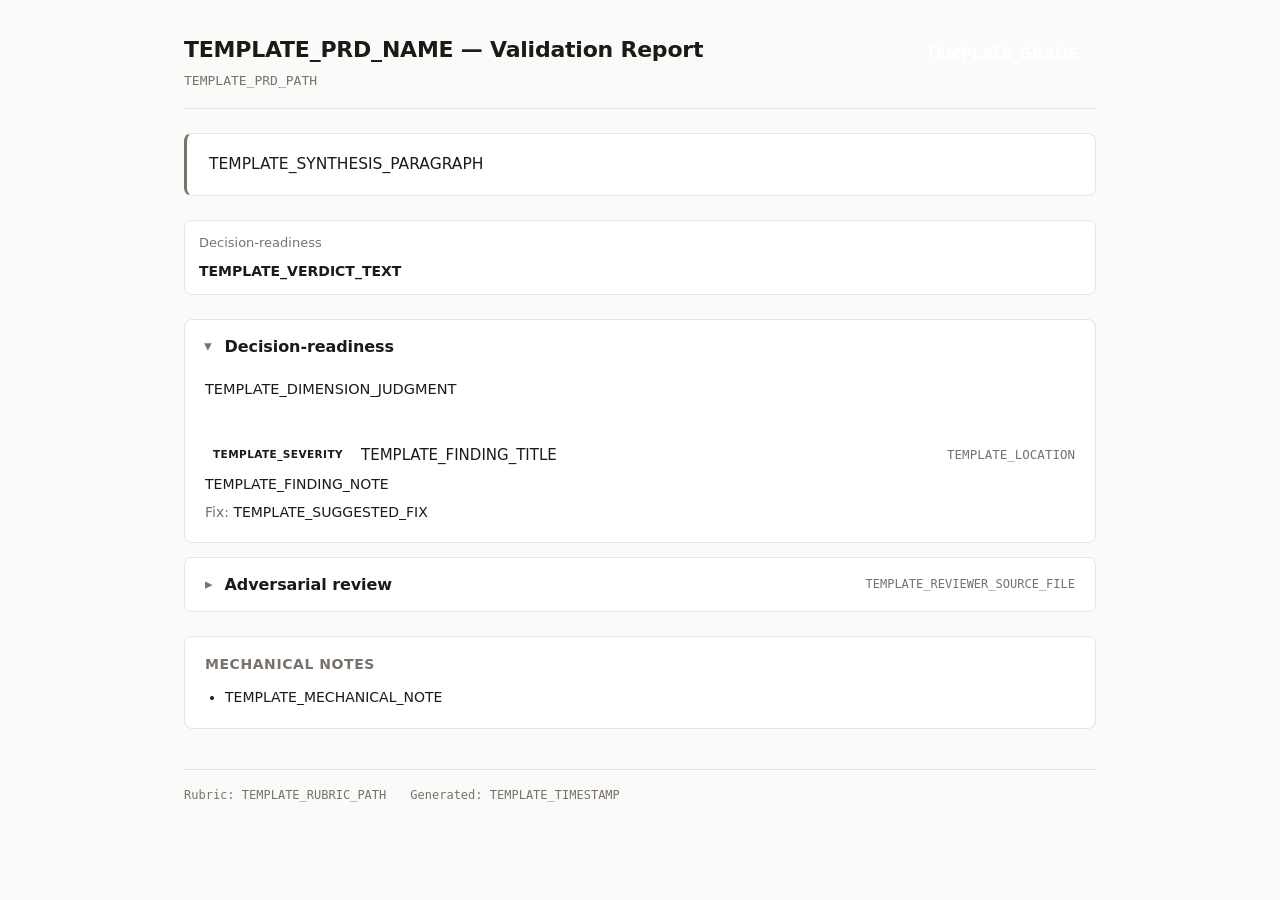
<file: .agents/skills/bmad-prd/assets/validation-report-template.html>
<!DOCTYPE html>
<!--
  PRD Validation Report — skeleton template.

  This file is a starter the synthesis pass fills in directly. There is no
  substitution engine. The LLM:
    1. Reads {doc_workspace}/review-rubric.md and every review-{slug}.md from
       additional reviewers.
    2. Copies this skeleton.
    3. Replaces the placeholder content (everything between TEMPLATE markers)
       with the consolidated review, preserving the structure and CSS.
    4. Writes the result to {doc_workspace}/validation-report.html.
    5. Writes a markdown twin to {doc_workspace}/validation-report.md.

  Visual rules the LLM must preserve:
    - The container width, the color tokens, the typography.
    - One dimension = one collapsible <section class="dimension">.
    - Verdict pill uses the verdict-* class matching its judgment.
    - Severity badge uses the sev-* class matching its level.
    - Each extra reviewer (adversarial, etc.) gets its own collapsible section
      below the rubric dimensions.
    - The footer always shows the artifact paths and timestamp.
-->
<html lang="en">
<head>
<meta charset="utf-8">
<title>PRD Validation: TEMPLATE_PRD_NAME</title>
<style>
  :root {
    --bg: #fafaf9;
    --surface: #ffffff;
    --border: #e7e5e4;
    --text: #1c1917;
    --muted: #78716c;

    --verdict-strong: #16a34a;
    --verdict-adequate: #65a30d;
    --verdict-thin: #d97706;
    --verdict-broken: #dc2626;

    --sev-low: #64748b;
    --sev-medium: #ca8a04;
    --sev-high: #ea580c;
    --sev-critical: #dc2626;

    --grade-exc: #16a34a;
    --grade-good: #65a30d;
    --grade-fair: #d97706;
    --grade-poor: #dc2626;
  }
  * { box-sizing: border-box; }
  html, body { margin: 0; padding: 0; }
  body {
    font-family: -apple-system, BlinkMacSystemFont, "Segoe UI", Inter, system-ui, sans-serif;
    background: var(--bg);
    color: var(--text);
    line-height: 1.6;
    font-size: 15px;
  }
  .container { max-width: 960px; margin: 0 auto; padding: 32px 24px 64px; }

  header.report-header {
    display: flex;
    align-items: flex-start;
    justify-content: space-between;
    gap: 24px;
    padding-bottom: 16px;
    border-bottom: 1px solid var(--border);
    margin-bottom: 24px;
  }
  .title h1 { margin: 0; font-size: 22px; font-weight: 600; letter-spacing: -0.01em; }
  .title .subtitle { color: var(--muted); font-size: 13px; margin-top: 4px; font-family: ui-monospace, "SF Mono", Menlo, monospace; }
  .grade {
    padding: 10px 18px;
    border-radius: 8px;
    font-weight: 600;
    color: white;
    font-size: 15px;
    white-space: nowrap;
  }
  .grade-excellent { background: var(--grade-exc); }
  .grade-good { background: var(--grade-good); }
  .grade-fair { background: var(--grade-fair); }
  .grade-poor { background: var(--grade-poor); }

  .synthesis {
    background: var(--surface);
    border: 1px solid var(--border);
    border-left: 3px solid var(--muted);
    border-radius: 8px;
    padding: 18px 22px;
    margin-bottom: 24px;
    font-size: 15.5px;
  }
  .synthesis p { margin: 0 0 10px; }
  .synthesis p:last-child { margin-bottom: 0; }

  .dimension-summary {
    display: grid;
    grid-template-columns: repeat(auto-fit, minmax(180px, 1fr));
    gap: 10px;
    margin-bottom: 24px;
  }
  .dim-card {
    background: var(--surface);
    border: 1px solid var(--border);
    border-radius: 8px;
    padding: 12px 14px;
  }
  .dim-card .dim-name { font-size: 13px; color: var(--muted); margin-bottom: 6px; }
  .dim-card .dim-verdict { font-size: 14px; font-weight: 600; }

  section.dimension, section.reviewer-section { margin-bottom: 14px; }
  section.dimension details, section.reviewer-section details {
    background: var(--surface);
    border: 1px solid var(--border);
    border-radius: 8px;
    overflow: hidden;
  }
  section summary {
    padding: 14px 20px;
    cursor: pointer;
    user-select: none;
    list-style: none;
    display: flex;
    align-items: center;
    gap: 12px;
  }
  section summary::-webkit-details-marker { display: none; }
  section summary::before {
    content: "▸";
    display: inline-block;
    color: var(--muted);
    transition: transform 0.15s ease;
  }
  section details[open] summary::before { transform: rotate(90deg); }
  section summary h2 {
    display: inline;
    margin: 0;
    font-size: 16px;
    font-weight: 600;
    letter-spacing: -0.005em;
    flex: 1;
  }
  .verdict-pill {
    font-size: 11px;
    padding: 3px 10px;
    border-radius: 999px;
    font-weight: 600;
    text-transform: uppercase;
    letter-spacing: 0.04em;
    color: white;
  }
  .verdict-strong { background: var(--verdict-strong); }
  .verdict-adequate { background: var(--verdict-adequate); }
  .verdict-thin { background: var(--verdict-thin); }
  .verdict-broken { background: var(--verdict-broken); }

  .dim-body { padding: 4px 20px 18px; }
  .dim-judgment { color: var(--text); font-size: 14.5px; }
  .dim-judgment p { margin: 0 0 10px; }

  .findings-list { padding: 0 20px 4px; }
  article.finding {
    padding: 14px 0;
    border-top: 1px solid var(--border);
  }
  article.finding:first-child { border-top: none; }
  article.finding header {
    display: flex;
    align-items: center;
    gap: 10px;
    flex-wrap: wrap;
    margin-bottom: 6px;
  }
  .badge {
    font-size: 10.5px;
    padding: 3px 8px;
    border-radius: 4px;
    font-weight: 600;
    text-transform: uppercase;
    letter-spacing: 0.04em;
    line-height: 1.4;
  }
  .badge-sev-low { background: rgba(100, 116, 139, 0.12); color: var(--sev-low); }
  .badge-sev-medium { background: rgba(202, 138, 4, 0.14); color: var(--sev-medium); }
  .badge-sev-high { background: rgba(234, 88, 12, 0.14); color: var(--sev-high); }
  .badge-sev-critical { background: rgba(220, 38, 38, 0.14); color: var(--sev-critical); }
  .finding-title { margin: 0; font-size: 15px; font-weight: 500; flex: 1; min-width: 200px; }
  .finding-location { font-family: ui-monospace, "SF Mono", Menlo, monospace; font-size: 12.5px; color: var(--muted); }
  .finding-note, .finding-fix { margin-top: 6px; font-size: 14px; }
  .finding-fix strong { color: var(--muted); font-weight: 500; }

  .reviewer-source {
    font-size: 12px;
    color: var(--muted);
    font-family: ui-monospace, "SF Mono", Menlo, monospace;
  }

  .mechanical {
    background: var(--surface);
    border: 1px solid var(--border);
    border-radius: 8px;
    padding: 16px 20px;
    margin-top: 24px;
    font-size: 14px;
  }
  .mechanical h3 { margin: 0 0 10px; font-size: 14px; font-weight: 600; color: var(--muted); text-transform: uppercase; letter-spacing: 0.04em; }
  .mechanical ul { margin: 0; padding-left: 20px; }
  .mechanical li { margin-bottom: 4px; color: var(--text); }

  footer.report-footer {
    margin-top: 40px;
    padding-top: 16px;
    border-top: 1px solid var(--border);
    font-size: 12px;
    color: var(--muted);
    font-family: ui-monospace, "SF Mono", Menlo, monospace;
  }
  footer .meta { display: flex; gap: 24px; flex-wrap: wrap; }
</style>
</head>
<body>
  <div class="container">

    <!-- TEMPLATE: header. Fill prd name, prd path, grade text & class. -->
    <header class="report-header">
      <div class="title">
        <h1>TEMPLATE_PRD_NAME — Validation Report</h1>
        <div class="subtitle">TEMPLATE_PRD_PATH</div>
      </div>
      <div class="grade TEMPLATE_GRADE_CLASS">TEMPLATE_GRADE</div>
    </header>

    <!-- TEMPLATE: overall synthesis paragraphs. Lift directly from
         review-rubric.md "Overall verdict" section; expand if extra reviewers
         materially shift the picture. Wrap each paragraph in <p>. -->
    <div class="synthesis">
      <p>TEMPLATE_SYNTHESIS_PARAGRAPH</p>
    </div>

    <!-- TEMPLATE: dimension summary cards. One per rubric dimension. The
         dim-verdict text uses one of: strong | adequate | thin | broken. -->
    <div class="dimension-summary">
      <div class="dim-card">
        <div class="dim-name">Decision-readiness</div>
        <div class="dim-verdict" style="color: var(--verdict-TEMPLATE_VERDICT)">TEMPLATE_VERDICT_TEXT</div>
      </div>
      <!-- repeat for each of the seven dimensions -->
    </div>

    <!-- TEMPLATE: one section per rubric dimension. Skip a dimension entirely
         if the rubric review marked it n/a for this PRD (e.g. downstream
         usability for a standalone PRD). Open the section by default if
         verdict is thin or broken. -->
    <section class="dimension">
      <details open>
        <summary>
          <h2>Decision-readiness</h2>
          <span class="verdict-pill verdict-TEMPLATE_VERDICT">TEMPLATE_VERDICT_TEXT</span>
        </summary>
        <div class="dim-body">
          <div class="dim-judgment">
            <p>TEMPLATE_DIMENSION_JUDGMENT</p>
          </div>
        </div>
        <div class="findings-list">
          <!-- TEMPLATE: zero or more findings -->
          <article class="finding">
            <header>
              <span class="badge badge-sev-TEMPLATE_SEVERITY">TEMPLATE_SEVERITY</span>
              <h3 class="finding-title">TEMPLATE_FINDING_TITLE</h3>
              <span class="finding-location">TEMPLATE_LOCATION</span>
            </header>
            <div class="finding-note">TEMPLATE_FINDING_NOTE</div>
            <div class="finding-fix"><strong>Fix:</strong> TEMPLATE_SUGGESTED_FIX</div>
          </article>
        </div>
      </details>
    </section>

    <!-- TEMPLATE: one section per extra reviewer that ran (adversarial, etc.).
         Skip this block entirely if only the rubric walker ran. -->
    <section class="reviewer-section">
      <details>
        <summary>
          <h2>Adversarial review</h2>
          <span class="reviewer-source">TEMPLATE_REVIEWER_SOURCE_FILE</span>
        </summary>
        <div class="dim-body">
          <div class="dim-judgment">
            <p>TEMPLATE_REVIEWER_PREAMBLE</p>
          </div>
        </div>
        <div class="findings-list">
          <article class="finding">
            <header>
              <span class="badge badge-sev-TEMPLATE_SEVERITY">TEMPLATE_SEVERITY</span>
              <h3 class="finding-title">TEMPLATE_FINDING_TITLE</h3>
              <span class="finding-location">TEMPLATE_LOCATION</span>
            </header>
            <div class="finding-note">TEMPLATE_FINDING_NOTE</div>
            <div class="finding-fix"><strong>Fix:</strong> TEMPLATE_SUGGESTED_FIX</div>
          </article>
        </div>
      </details>
    </section>

    <!-- TEMPLATE: mechanical notes — short, bulleted. Skip if there are none. -->
    <div class="mechanical">
      <h3>Mechanical notes</h3>
      <ul>
        <li>TEMPLATE_MECHANICAL_NOTE</li>
      </ul>
    </div>

    <footer class="report-footer">
      <div class="meta">
        <span>Rubric: TEMPLATE_RUBRIC_PATH</span>
        <span>Generated: TEMPLATE_TIMESTAMP</span>
      </div>
    </footer>
  </div>
</body>
</html>
</file>
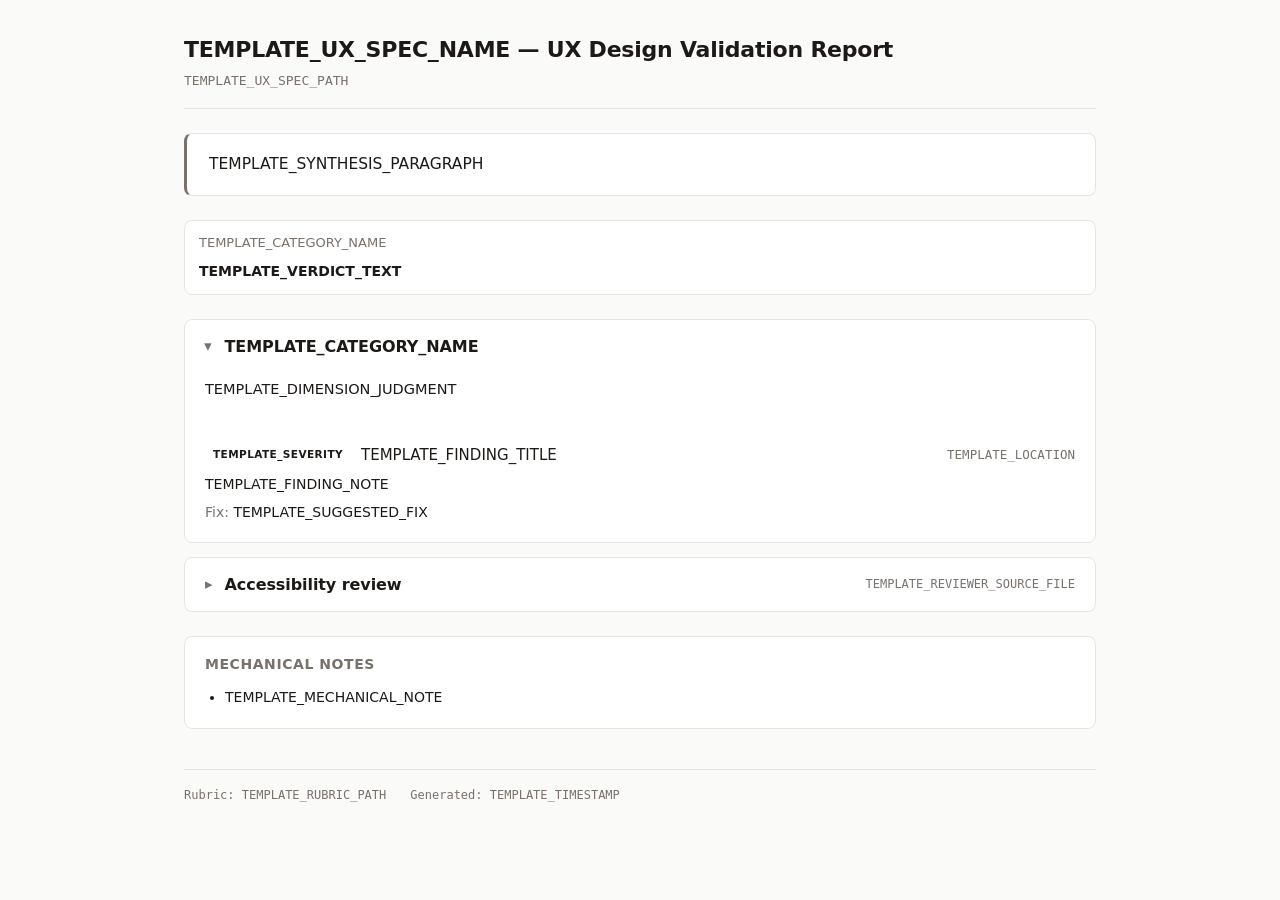
<file: .agents/skills/bmad-ux/assets/validation-report-template.html>
<!DOCTYPE html>
<!--
  UX Design Validation Report — skeleton template.

  This file is a starter the synthesis pass fills in directly. There is no
  substitution engine. The LLM:
    1. Reads {doc_workspace}/review-rubric.md and every review-{slug}.md from
       additional reviewers.
    2. Copies this skeleton.
    3. Replaces the placeholder content (everything between TEMPLATE markers)
       with the consolidated review, preserving the structure and CSS.
    4. Writes the result to {doc_workspace}/validation-report.html.
    5. Writes a markdown twin to {doc_workspace}/validation-report.md.

  Visual rules the LLM must preserve:
    - The container width, the color tokens, the typography.
    - One dimension = one collapsible <section class="dimension">.
    - Verdict pill uses the verdict-* class matching its judgment.
    - Severity badge uses the badge-sev-* class matching its level.
    - Each extra reviewer (accessibility, adversarial, etc.) gets its own
      collapsible section below the rubric dimensions.
    - The footer always shows the artifact paths and timestamp.
-->
<html lang="en">
<head>
<meta charset="utf-8">
<title>UX Design Validation: TEMPLATE_UX_SPEC_NAME</title>
<style>
  :root {
    --bg: #fafaf9;
    --surface: #ffffff;
    --border: #e7e5e4;
    --text: #1c1917;
    --muted: #78716c;

    --verdict-strong: #16a34a;
    --verdict-adequate: #65a30d;
    --verdict-thin: #d97706;
    --verdict-broken: #dc2626;

    --sev-low: #64748b;
    --sev-medium: #ca8a04;
    --sev-high: #ea580c;
    --sev-critical: #dc2626;
  }
  * { box-sizing: border-box; }
  html, body { margin: 0; padding: 0; }
  body {
    font-family: -apple-system, BlinkMacSystemFont, "Segoe UI", Inter, system-ui, sans-serif;
    background: var(--bg);
    color: var(--text);
    line-height: 1.6;
    font-size: 15px;
  }
  .container { max-width: 960px; margin: 0 auto; padding: 32px 24px 64px; }

  header.report-header {
    display: flex;
    align-items: flex-start;
    justify-content: space-between;
    gap: 24px;
    padding-bottom: 16px;
    border-bottom: 1px solid var(--border);
    margin-bottom: 24px;
  }
  .title h1 { margin: 0; font-size: 22px; font-weight: 600; letter-spacing: -0.01em; }
  .title .subtitle { color: var(--muted); font-size: 13px; margin-top: 4px; font-family: ui-monospace, "SF Mono", Menlo, monospace; }

  .synthesis {
    background: var(--surface);
    border: 1px solid var(--border);
    border-left: 3px solid var(--muted);
    border-radius: 8px;
    padding: 18px 22px;
    margin-bottom: 24px;
    font-size: 15.5px;
  }
  .synthesis p { margin: 0 0 10px; }
  .synthesis p:last-child { margin-bottom: 0; }

  .dimension-summary {
    display: grid;
    grid-template-columns: repeat(auto-fit, minmax(180px, 1fr));
    gap: 10px;
    margin-bottom: 24px;
  }
  .dim-card {
    background: var(--surface);
    border: 1px solid var(--border);
    border-radius: 8px;
    padding: 12px 14px;
  }
  .dim-card .dim-name { font-size: 13px; color: var(--muted); margin-bottom: 6px; }
  .dim-card .dim-verdict { font-size: 14px; font-weight: 600; }

  section.dimension, section.reviewer-section { margin-bottom: 14px; }
  section.dimension details, section.reviewer-section details {
    background: var(--surface);
    border: 1px solid var(--border);
    border-radius: 8px;
    overflow: hidden;
  }
  section summary {
    padding: 14px 20px;
    cursor: pointer;
    user-select: none;
    list-style: none;
    display: flex;
    align-items: center;
    gap: 12px;
  }
  section summary::-webkit-details-marker { display: none; }
  section summary::before {
    content: "▸";
    display: inline-block;
    color: var(--muted);
    transition: transform 0.15s ease;
  }
  section details[open] summary::before { transform: rotate(90deg); }
  section summary h2 {
    display: inline;
    margin: 0;
    font-size: 16px;
    font-weight: 600;
    letter-spacing: -0.005em;
    flex: 1;
  }
  .verdict-pill {
    font-size: 11px;
    padding: 3px 10px;
    border-radius: 999px;
    font-weight: 600;
    text-transform: uppercase;
    letter-spacing: 0.04em;
    color: white;
  }
  .verdict-strong { background: var(--verdict-strong); }
  .verdict-adequate { background: var(--verdict-adequate); }
  .verdict-thin { background: var(--verdict-thin); }
  .verdict-broken { background: var(--verdict-broken); }

  .dim-body { padding: 4px 20px 18px; }
  .dim-judgment { color: var(--text); font-size: 14.5px; }
  .dim-judgment p { margin: 0 0 10px; }

  .findings-list { padding: 0 20px 4px; }
  article.finding {
    padding: 14px 0;
    border-top: 1px solid var(--border);
  }
  article.finding:first-child { border-top: none; }
  article.finding header {
    display: flex;
    align-items: center;
    gap: 10px;
    flex-wrap: wrap;
    margin-bottom: 6px;
  }
  .badge {
    font-size: 10.5px;
    padding: 3px 8px;
    border-radius: 4px;
    font-weight: 600;
    text-transform: uppercase;
    letter-spacing: 0.04em;
    line-height: 1.4;
  }
  .badge-sev-low { background: rgba(100, 116, 139, 0.12); color: var(--sev-low); }
  .badge-sev-medium { background: rgba(202, 138, 4, 0.14); color: var(--sev-medium); }
  .badge-sev-high { background: rgba(234, 88, 12, 0.14); color: var(--sev-high); }
  .badge-sev-critical { background: rgba(220, 38, 38, 0.14); color: var(--sev-critical); }
  .finding-title { margin: 0; font-size: 15px; font-weight: 500; flex: 1; min-width: 200px; }
  .finding-location { font-family: ui-monospace, "SF Mono", Menlo, monospace; font-size: 12.5px; color: var(--muted); }
  .finding-note, .finding-fix { margin-top: 6px; font-size: 14px; }
  .finding-fix strong { color: var(--muted); font-weight: 500; }

  .reviewer-source {
    font-size: 12px;
    color: var(--muted);
    font-family: ui-monospace, "SF Mono", Menlo, monospace;
  }

  .mechanical {
    background: var(--surface);
    border: 1px solid var(--border);
    border-radius: 8px;
    padding: 16px 20px;
    margin-top: 24px;
    font-size: 14px;
  }
  .mechanical h3 { margin: 0 0 10px; font-size: 14px; font-weight: 600; color: var(--muted); text-transform: uppercase; letter-spacing: 0.04em; }
  .mechanical ul { margin: 0; padding-left: 20px; }
  .mechanical li { margin-bottom: 4px; color: var(--text); }

  footer.report-footer {
    margin-top: 40px;
    padding-top: 16px;
    border-top: 1px solid var(--border);
    font-size: 12px;
    color: var(--muted);
    font-family: ui-monospace, "SF Mono", Menlo, monospace;
  }
  footer .meta { display: flex; gap: 24px; flex-wrap: wrap; }
</style>
</head>
<body>
  <div class="container">

    <!-- TEMPLATE: header. Fill ux spec name and ux spec path. No overall grade —
         per-category verdicts and severity counts below carry the picture. -->
    <header class="report-header">
      <div class="title">
        <h1>TEMPLATE_UX_SPEC_NAME — UX Design Validation Report</h1>
        <div class="subtitle">TEMPLATE_UX_SPEC_PATH</div>
      </div>
    </header>

    <!-- TEMPLATE: overall synthesis paragraphs. Lift directly from
         review-rubric.md "Overall verdict" section; expand if extra reviewers
         (accessibility, adversarial, etc.) materially shift the picture.
         Wrap each paragraph in <p>. -->
    <div class="synthesis">
      <p>TEMPLATE_SYNTHESIS_PARAGRAPH</p>
    </div>

    <!-- TEMPLATE: dimension summary cards. One per rubric category, in this
         canonical order (from references/validate.md):
           1. Flow coverage
           2. Token completeness
           3. Component coverage
           4. State coverage
           5. Visual reference coverage
           6. Bloat & overspecification
           7. Inheritance discipline
           8. Shape fit
         The dim-verdict text uses one of: strong | adequate | thin | broken. -->
    <div class="dimension-summary">
      <div class="dim-card">
        <div class="dim-name">TEMPLATE_CATEGORY_NAME</div>
        <div class="dim-verdict" style="color: var(--verdict-TEMPLATE_VERDICT)">TEMPLATE_VERDICT_TEXT</div>
      </div>
      <!-- repeat for each of the eight rubric categories -->
    </div>

    <!-- TEMPLATE: one section per rubric category, same canonical order as the
         summary cards above. Skip a category entirely if the rubric review
         marked it n/a for this UX spec. Open the section by default if verdict
         is thin or broken. -->
    <section class="dimension">
      <details open>
        <summary>
          <h2>TEMPLATE_CATEGORY_NAME</h2>
          <span class="verdict-pill verdict-TEMPLATE_VERDICT">TEMPLATE_VERDICT_TEXT</span>
        </summary>
        <div class="dim-body">
          <div class="dim-judgment">
            <p>TEMPLATE_DIMENSION_JUDGMENT</p>
          </div>
        </div>
        <div class="findings-list">
          <!-- TEMPLATE: zero or more findings -->
          <article class="finding">
            <header>
              <span class="badge badge-sev-TEMPLATE_SEVERITY">TEMPLATE_SEVERITY</span>
              <h3 class="finding-title">TEMPLATE_FINDING_TITLE</h3>
              <span class="finding-location">TEMPLATE_LOCATION</span>
            </header>
            <div class="finding-note">TEMPLATE_FINDING_NOTE</div>
            <div class="finding-fix"><strong>Fix:</strong> TEMPLATE_SUGGESTED_FIX</div>
          </article>
        </div>
      </details>
    </section>

    <!-- TEMPLATE: one section per extra reviewer that ran (accessibility,
         adversarial, brand-conformance, etc.). Skip this block entirely if
         only the rubric walker ran. -->
    <section class="reviewer-section">
      <details>
        <summary>
          <h2>Accessibility review</h2>
          <span class="reviewer-source">TEMPLATE_REVIEWER_SOURCE_FILE</span>
        </summary>
        <div class="dim-body">
          <div class="dim-judgment">
            <p>TEMPLATE_REVIEWER_PREAMBLE</p>
          </div>
        </div>
        <div class="findings-list">
          <article class="finding">
            <header>
              <span class="badge badge-sev-TEMPLATE_SEVERITY">TEMPLATE_SEVERITY</span>
              <h3 class="finding-title">TEMPLATE_FINDING_TITLE</h3>
              <span class="finding-location">TEMPLATE_LOCATION</span>
            </header>
            <div class="finding-note">TEMPLATE_FINDING_NOTE</div>
            <div class="finding-fix"><strong>Fix:</strong> TEMPLATE_SUGGESTED_FIX</div>
          </article>
        </div>
      </details>
    </section>

    <!-- TEMPLATE: mechanical notes — short, bulleted. Skip if there are none. -->
    <div class="mechanical">
      <h3>Mechanical notes</h3>
      <ul>
        <li>TEMPLATE_MECHANICAL_NOTE</li>
      </ul>
    </div>

    <footer class="report-footer">
      <div class="meta">
        <span>Rubric: TEMPLATE_RUBRIC_PATH</span>
        <span>Generated: TEMPLATE_TIMESTAMP</span>
      </div>
    </footer>
  </div>
</body>
</html>
</file>
<file: pull-requests/main.css>
body { font-family: Segoe UI, Arial, sans-serif; margin: 20px; background:#f7f7f8; color:#1f1f1f; }
h1 { font-size: 20px; }
h2.repo { margin-top: 28px; padding: 6px 10px; background:#0078d4; color:#fff; border-radius:4px; font-size:15px; display:flex; justify-content:space-between; align-items:center; }
table { border-collapse: collapse; width: 100%; margin-bottom: 10px; background:#fff; table-layout: fixed; max-width: 100%; }
th, td { padding: 6px 10px; border-bottom: 1px solid #e0e0e0; text-align: left; font-size: 13px; vertical-align: top; }
td { overflow: hidden; }
td .cell-clip { display: block; overflow: hidden; text-overflow: ellipsis; white-space: nowrap; }
th { background:#eef3f9; position: sticky; top: 0; overflow: hidden; text-overflow: ellipsis; white-space: nowrap; }
tr:hover { background:#f0f6fc; }
a.pr-link { color:#0078d4; text-decoration: none; font-weight: 600; }
a.pr-link:hover { text-decoration: underline; }
span.status { padding: 2px 8px; border-radius: 10px; font-size: 11px; font-weight: 600; color:#fff; }
.status-Active { background:#0078d4; }
.status-Completed { background:#107c10; }
.status-Abandoned { background:#a80000; }
.status-NotSet, .status-Unknown { background:#605e5c; }
.draft { font-style: italic; color:#a80000; }
.meta { color:#666; font-size:12px; margin-bottom:16px; }
a.wi-link { display:inline-block; color:#0078d4; background:#eef3f9; border:1px solid #cfe2f3; border-radius:10px; padding:1px 8px; font-size:11px; text-decoration:none; margin:1px 2px 1px 0; }
a.wi-link:hover { text-decoration:underline; }
.wi-none { color:#999; font-size:12px; }
span.tag { display:inline-block; color:#5c2d91; background:#f0ebf9; border:1px solid #dcd0f0; border-radius:10px; padding:1px 8px; font-size:11px; margin:1px 2px 1px 0; }
.tag-none { color:#999; font-size:12px; }
.more-badge { display:inline-block; color:#666; font-size:11px; font-weight:600; padding:1px 4px; }
span.approval-pill { display:inline-block; color:#107c10; background:#e6f4e6; border:1px solid #c3e6c3; border-radius:10px; padding:1px 8px; font-size:11px; margin:1px 2px 1px 0; }
.filters { position: sticky; top:0; z-index:5; background:#f7f7f8; padding: 12px 0 16px 0; border-bottom: 2px solid #e0e0e0; display:flex; gap:16px; flex-wrap:wrap; align-items:flex-end; }
.filters .field { display:flex; flex-direction:column; font-size:12px; }
.filters label { font-weight:600; margin-bottom:4px; color:#333; }
.filters select { padding:5px 8px; width:180px; max-width:180px; flex-shrink:0; border:1px solid #c8c8c8; border-radius:4px; font-size:13px; overflow:hidden; text-overflow:ellipsis; white-space:nowrap; }
.filters button { padding:6px 14px; border:1px solid #c8c8c8; border-radius:4px; background:#fff; cursor:pointer; font-size:13px; }
.filters label.disabled { color:#999; }
.filters select:disabled { color:#999; background:#f0f0f0; cursor:not-allowed; }
.filters button:hover { background:#eef3f9; }
.count-badge { font-size:12px; color:#666; align-self:center; }
.repo-group.hidden, tr.hidden { display:none; }
.group-switch { display:inline-flex; border:1px solid #c8c8c8; border-radius:4px; overflow:hidden; }
.group-switch button { padding:6px 14px; border:none; border-right:1px solid #c8c8c8; background:#fff; cursor:pointer; font-size:13px; }
.group-switch button:last-child { border-right:none; }
.group-switch button:hover { background:#eef3f9; }
.group-switch button.active { background:#0078d4; color:#fff; font-weight:600; }
th.sortable { cursor:pointer; user-select:none; }
th.sortable:hover { background:#e0ebf7; }
th.sortable .sort-arrow { display:inline-block; width:1em; color:#0078d4; }

/* ---- PAT gate ---- */
#patGate { max-width:480px; margin: 80px auto; background:#fff; border:1px solid #e0e0e0; border-radius:8px; padding:28px; }
#patGate h2 { margin-top:0; font-size:17px; }
#patGate p { font-size:13px; color:#555; line-height:1.5; }
#patGate label { display:block; font-weight:600; font-size:12px; margin-bottom:6px; color:#333; }
#patGate input[type='password'], #patGate input[type='text'] { width:100%; box-sizing:border-box; padding:8px 10px; border:1px solid #c8c8c8; border-radius:4px; font-size:13px; margin-bottom:6px; }
#patGate select { width:100%; box-sizing:border-box; padding:8px 10px; border:1px solid #c8c8c8; border-radius:4px; font-size:13px; margin-bottom:14px; }
#patGate .remember { display:flex; align-items:center; gap:6px; font-weight:normal; font-size:12px; color:#555; margin: 4px 0 14px 0; }
#patGate .remember input { width:auto; margin:0; }
#patGate button { padding:8px 16px; border:none; border-radius:4px; background:#0078d4; color:#fff; font-size:13px; cursor:pointer; }
#patGate button:hover { background:#006cbe; }
#patGate .error { color:#a80000; font-size:12px; margin-top:10px; white-space:pre-wrap; }
#patGate .hint-link { font-size:12px; }

/* ---- Loading / progress ---- */
#loadingPane { max-width:480px; margin: 100px auto; text-align:center; }
#loadingPane .status-text { font-size:13px; color:#555; margin-bottom:10px; }
#loadingPane .progress-track { width:100%; height:10px; background:#e0e0e0; border-radius:6px; overflow:hidden; }
#loadingPane .progress-fill { height:100%; width:0%; background:#0078d4; transition: width 0.2s ease; }
#loadingPane .sub-text { font-size:11px; color:#999; margin-top:8px; }

#topBar { display:flex; justify-content:space-between; align-items:baseline; flex-wrap:wrap; gap:8px; }
#topBar .actions { display:flex; gap:8px; align-items:center; }
#topBar button { padding:6px 12px; border:1px solid #c8c8c8; border-radius:4px; background:#fff; cursor:pointer; font-size:12px; }
#topBar button:hover { background:#eef3f9; }
#topBar select { padding:6px 12px; border:1px solid #c8c8c8; border-radius:4px; background:#fff; font-size:12px; }
.hidden-section { display:none; }

.row-refresh { background:none; border:0; padding:0 4px; cursor:pointer; color:#0078d4; font-size:15px; line-height:1; }
.row-refresh:hover { color:#005a9e; }
.row-refresh.error { color:#c62828; }
.row-refresh.busy { cursor:default; color:#999; animation: row-refresh-spin 0.8s linear infinite; }
@keyframes row-refresh-spin { to { transform: rotate(360deg); } }
h2.repo .group-refresh { color:#fff; font-size:17px; }
h2.repo .group-refresh:hover { color:#cfe6fa; }
h2.repo .group-refresh.busy { color:#fff; opacity:0.6; }
</file>
